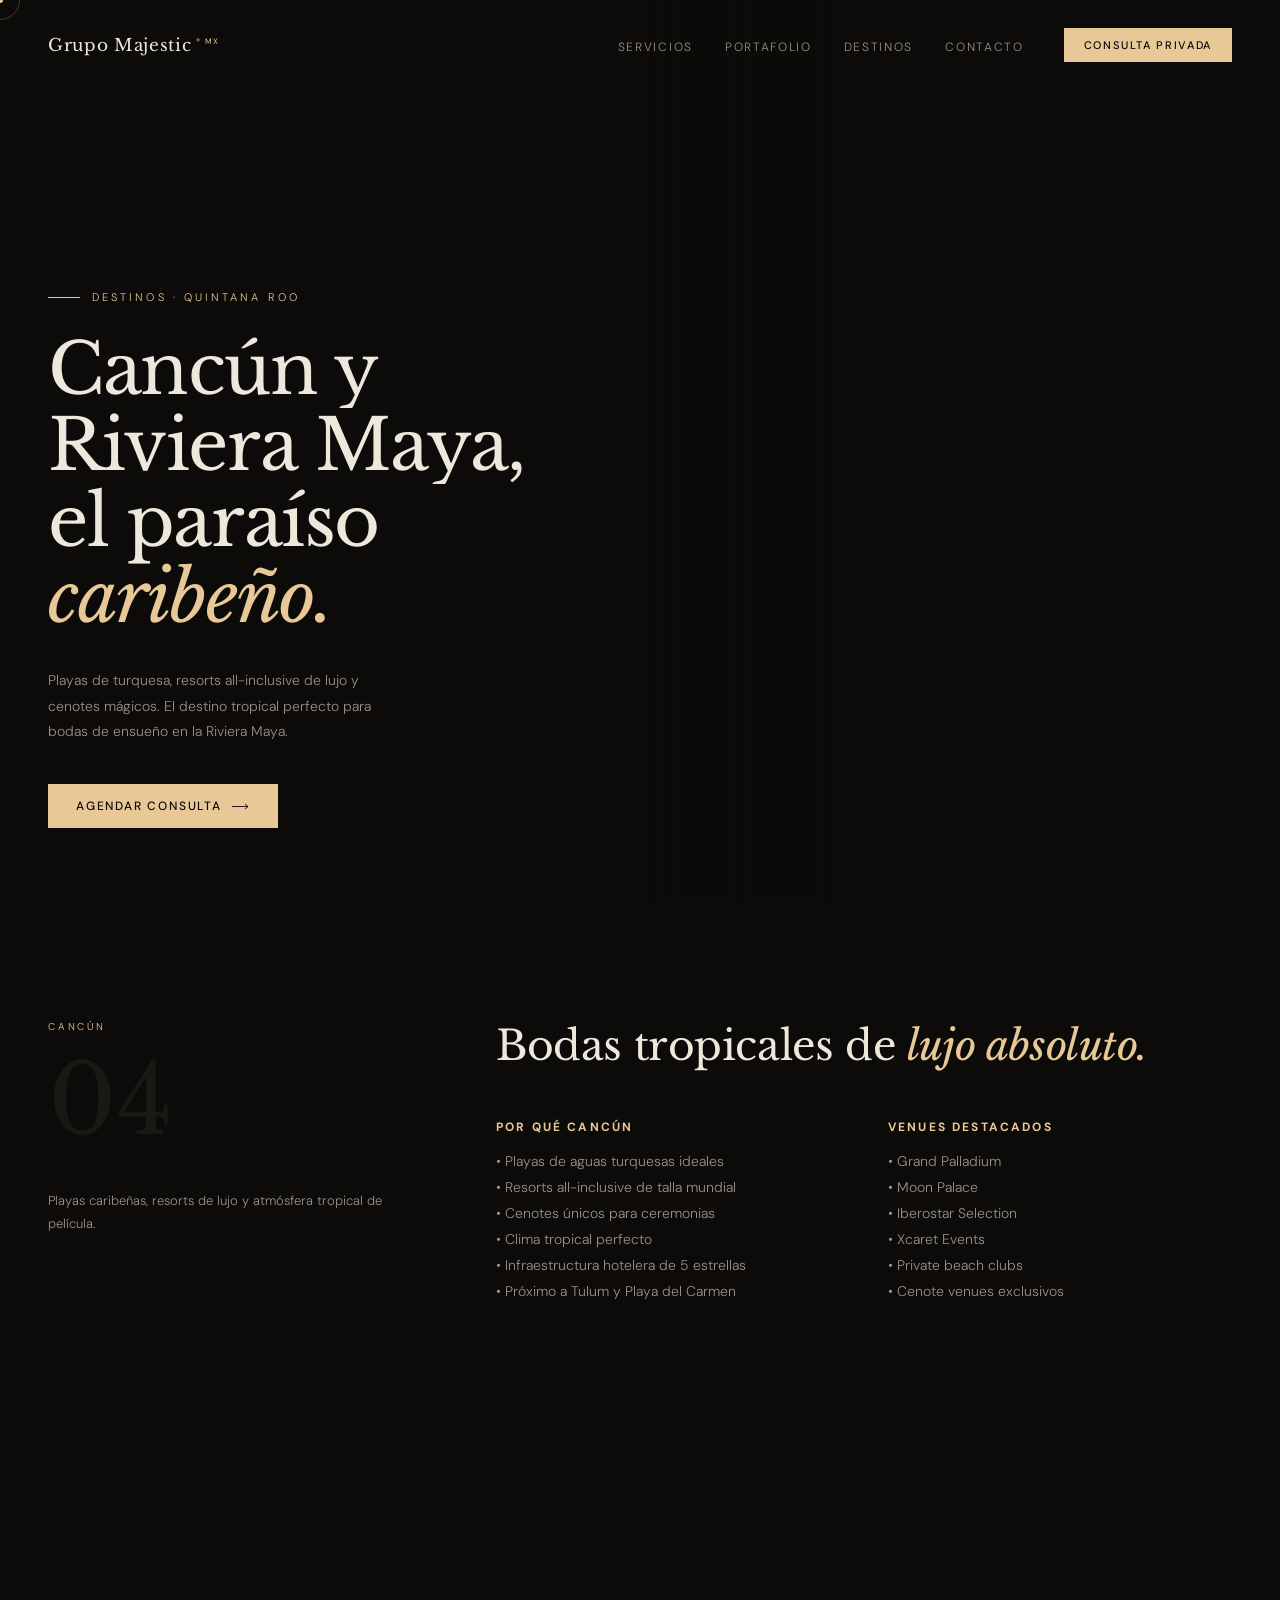
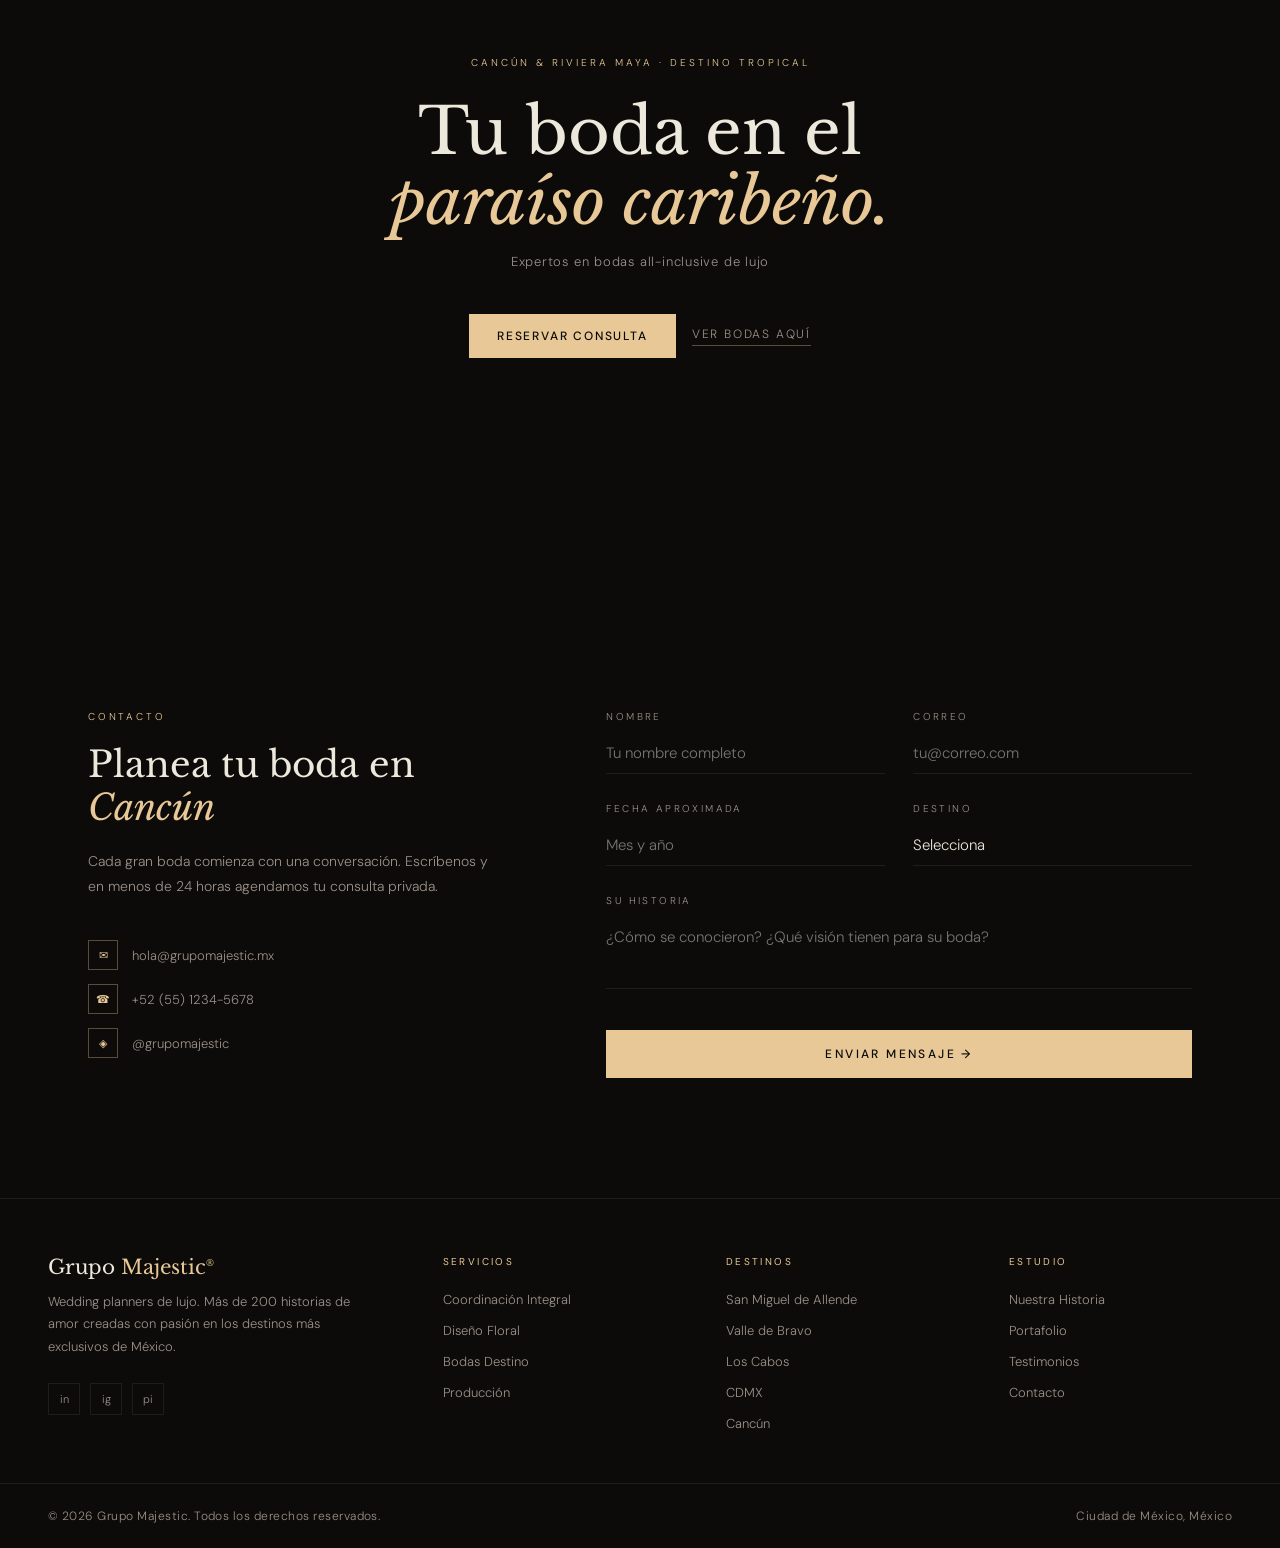
<file: destinos/cancun.html>
<!DOCTYPE html>
<html lang="es">

<head>
  <meta charset="UTF-8">
  <meta name="viewport" content="width=device-width, initial-scale=1.0">
  <title>Cancún & Riviera Maya - Grupo Majestic</title>
  <link rel="preconnect" href="https://fonts.googleapis.com">
  <link
    href="https://fonts.googleapis.com/css2?family=Libre+Baskerville:ital,wght@0,400;0,700;1,400&family=DM+Sans:wght@200;300;400;500&display=swap"
    rel="stylesheet">
  <link rel="stylesheet" href="../style.css">
</head>

<body>
  <div id="loader">
    <div class="loader-name">Grupo Majestic<sup>®</sup></div>
    <div class="loader-progress">
      <div class="loader-bar"></div>
    </div>
    <div class="loader-num" id="lnum">0%</div>
  </div>

  <div class="c" id="c"></div>
  <div class="c-ring" id="cr"></div>
  <canvas id="pc"></canvas>

  <!-- NAV -->
  <nav id="nav">
    <a href="../" class="nav-logo">Grupo Majestic<sup>® MX</sup></a>
    <div class="nav-r">
      <ul class="nav-links">
        <li><a href="../#services">Servicios</a></li>
        <li><a href="../#gallery">Portafolio</a></li>
        <li><a href="../#destinations">Destinos</a></li>
        <li><a href="../#contact">Contacto</a></li>
      </ul>
      <a href="../#contact" class="nav-btn">Consulta privada</a>
    </div>
  </nav>

  <!-- HERO -->
  <section id="hero">
    <div class="hero-l">
      <div class="hero-eyebrow">Destinos · Quintana Roo</div>
      <h1 class="hero-h">
        <span class="line">Cancún y</span>
        <span class="line">Riviera Maya,</span>
        <span class="line">el paraíso <em>caribeño.</em></span>
      </h1>
      <p class="hero-desc">Playas de turquesa, resorts all-inclusive de lujo y cenotes mágicos. El destino
        tropical perfecto para bodas de ensueño en la Riviera Maya.</p>
      <div class="hero-actions">
        <a href="../#contact" class="btn-gold">
          Agendar consulta
          <svg width="18" height="7" viewBox="0 0 18 7" fill="none">
            <path d="M0 3.5H16M13 1l3 2.5-3 2.5" stroke="currentColor" stroke-width=".9" />
          </svg>
        </a>
      </div>
    </div>
    <div class="hero-r">
      <div class="hero-img"
        style="background: url('https://images.unsplash.com/photo-1469854523086-cc02fe5d8800?w=1200&q=85') center/cover no-repeat;"
        id="hi"></div>
      <div class="hero-img-overlay"></div>
    </div>
  </section>

  <!-- DESTINO DETAIL -->
  <section id="about">
    <div class="about-sidebar">
      <div class="sidebar-label">Cancún</div>
      <div class="sidebar-index">04</div>
      <p class="sidebar-desc">Playas caribeñas, resorts de lujo y atmósfera tropical de película.</p>
    </div>
    <div class="about-main">
      <h2 class="about-statement">
        Bodas tropicales de <em>lujo absoluto.</em>
      </h2>
      <div class="about-cols">
        <div>
          <h3 class="about-col-title">POR QUÉ CANCÚN</h3>
          <p class="about-col-text">
            • Playas de aguas turquesas ideales<br>
            • Resorts all-inclusive de talla mundial<br>
            • Cenotes únicos para ceremonias<br>
            • Clima tropical perfecto<br>
            • Infraestructura hotelera de 5 estrellas<br>
            • Próximo a Tulum y Playa del Carmen
          </p>
        </div>
        <div>
          <h3 class="about-col-title">VENUES DESTACADOS</h3>
          <p class="about-col-text">
            • Grand Palladium<br>
            • Moon Palace<br>
            • Iberostar Selection<br>
            • Xcaret Events<br>
            • Private beach clubs<br>
            • Cenote venues exclusivos
          </p>
        </div>
      </div>
    </div>
  </section>

  <!-- CTA -->
  <section id="cta">
    <div class="cta-bg"></div>
    <div class="cta-content">
      <div class="cta-tag r">Cancún & Riviera Maya · Destino Tropical</div>
      <h2 class="cta-title r d1">Tu boda en el<br><em>paraíso caribeño.</em></h2>
      <p class="cta-sub r d2">Expertos en bodas all-inclusive de lujo</p>
      <div class="r d3" style="display:flex;gap:16px;justify-content:center;flex-wrap:wrap">
        <a href="../#contact" class="btn-gold">Reservar consulta</a>
        <a href="../#gallery" class="btn-ghost" style="color:var(--muted);align-self:center">Ver bodas aquí</a>
      </div>
    </div>
  </section>

  <!-- CONTACT -->
  <section id="contact">
    <div>
      <div class="sidebar-label r">Contacto</div>
      <h2 class="contact-left-title r d1">Planea tu boda en<br><em>Cancún</em></h2>
      <p class="contact-left-desc r d2">Cada gran boda comienza con una conversación. Escríbenos y en menos de 24 horas
        agendamos tu consulta privada.</p>
      <div class="contact-detail r d2">
        <div class="contact-icon">✉</div>
        <span>hola@grupomajestic.mx</span>
      </div>
      <div class="contact-detail r d3">
        <div class="contact-icon">☎</div>
        <span>+52 (55) 1234-5678</span>
      </div>
      <div class="contact-detail r d4">
        <div class="contact-icon">◈</div>
        <span>@grupomajestic</span>
      </div>
    </div>
    <div>
      <div class="form-row">
        <div class="form-field r">
          <label>Nombre</label>
          <input type="text" placeholder="Tu nombre completo">
        </div>
        <div class="form-field r d1">
          <label>Correo</label>
          <input type="email" placeholder="tu@correo.com">
        </div>
      </div>
      <div class="form-row">
        <div class="form-field r d1">
          <label>Fecha aproximada</label>
          <input type="text" placeholder="Mes y año">
        </div>
        <div class="form-field r d2">
          <label>Destino</label>
          <select>
            <option value="">Selecciona</option>
            <option>San Miguel de Allende</option>
            <option>Valle de Bravo</option>
            <option>Los Cabos</option>
            <option>Ciudad de México</option>
            <option>Cancún / Riviera Maya</option>
            <option>Acapulco</option>
            <option>Otro destino</option>
          </select>
        </div>
      </div>
      <div class="form-field r d2">
        <label>Su historia</label>
        <textarea placeholder="¿Cómo se conocieron? ¿Qué visión tienen para su boda?"></textarea>
      </div>
      <button class="form-submit r d3" id="fsub">Enviar mensaje →</button>
    </div>
  </section>

  <!-- FOOTER -->
  <footer>
    <div>
      <div class="f-brand-name">Grupo <span>Majestic</span><sup
          style="font-size:9px;color:var(--gold);letter-spacing:.15em">®</sup></div>
      <p class="f-tagline">Wedding planners de lujo. Más de 200 historias de amor creadas con pasión en los destinos más
        exclusivos de México.</p>
      <div class="f-social">
        <a href="#">in</a>
        <a href="#">ig</a>
        <a href="#">pi</a>
      </div>
    </div>
    <div class="f-col">
      <h5>Servicios</h5>
      <ul>
        <li><a href="../servicios/coordinacion.html">Coordinación Integral</a></li>
        <li><a href="../servicios/diseno-floral.html">Diseño Floral</a></li>
        <li><a href="../servicios/bodas-destino.html">Bodas Destino</a></li>
        <li><a href="../servicios/produccion.html">Producción</a></li>
      </ul>
    </div>
    <div class="f-col">
      <h5>Destinos</h5>
      <ul>
        <li><a href="san-miguel.html">San Miguel de Allende</a></li>
        <li><a href="valle-de-bravo.html">Valle de Bravo</a></li>
        <li><a href="los-cabos.html">Los Cabos</a></li>
        <li><a href="cdmx.html">CDMX</a></li>
        <li><a href="cancun.html">Cancún</a></li>
      </ul>
    </div>
    <div class="f-col">
      <h5>Estudio</h5>
      <ul>
        <li><a href="../estudio/historia.html">Nuestra Historia</a></li>
        <li><a href="../estudio/portafolio.html">Portafolio</a></li>
        <li><a href="../estudio/testimonios.html">Testimonios</a></li>
        <li><a href="../#contact">Contacto</a></li>
      </ul>
    </div>
  </footer>
  <div class="f-bottom">
    <p>© 2026 Grupo Majestic. Todos los derechos reservados.</p>
    <p>Ciudad de México, México</p>
  </div>

  <script src="../script.js"></script>
</body>

</html>
</file>
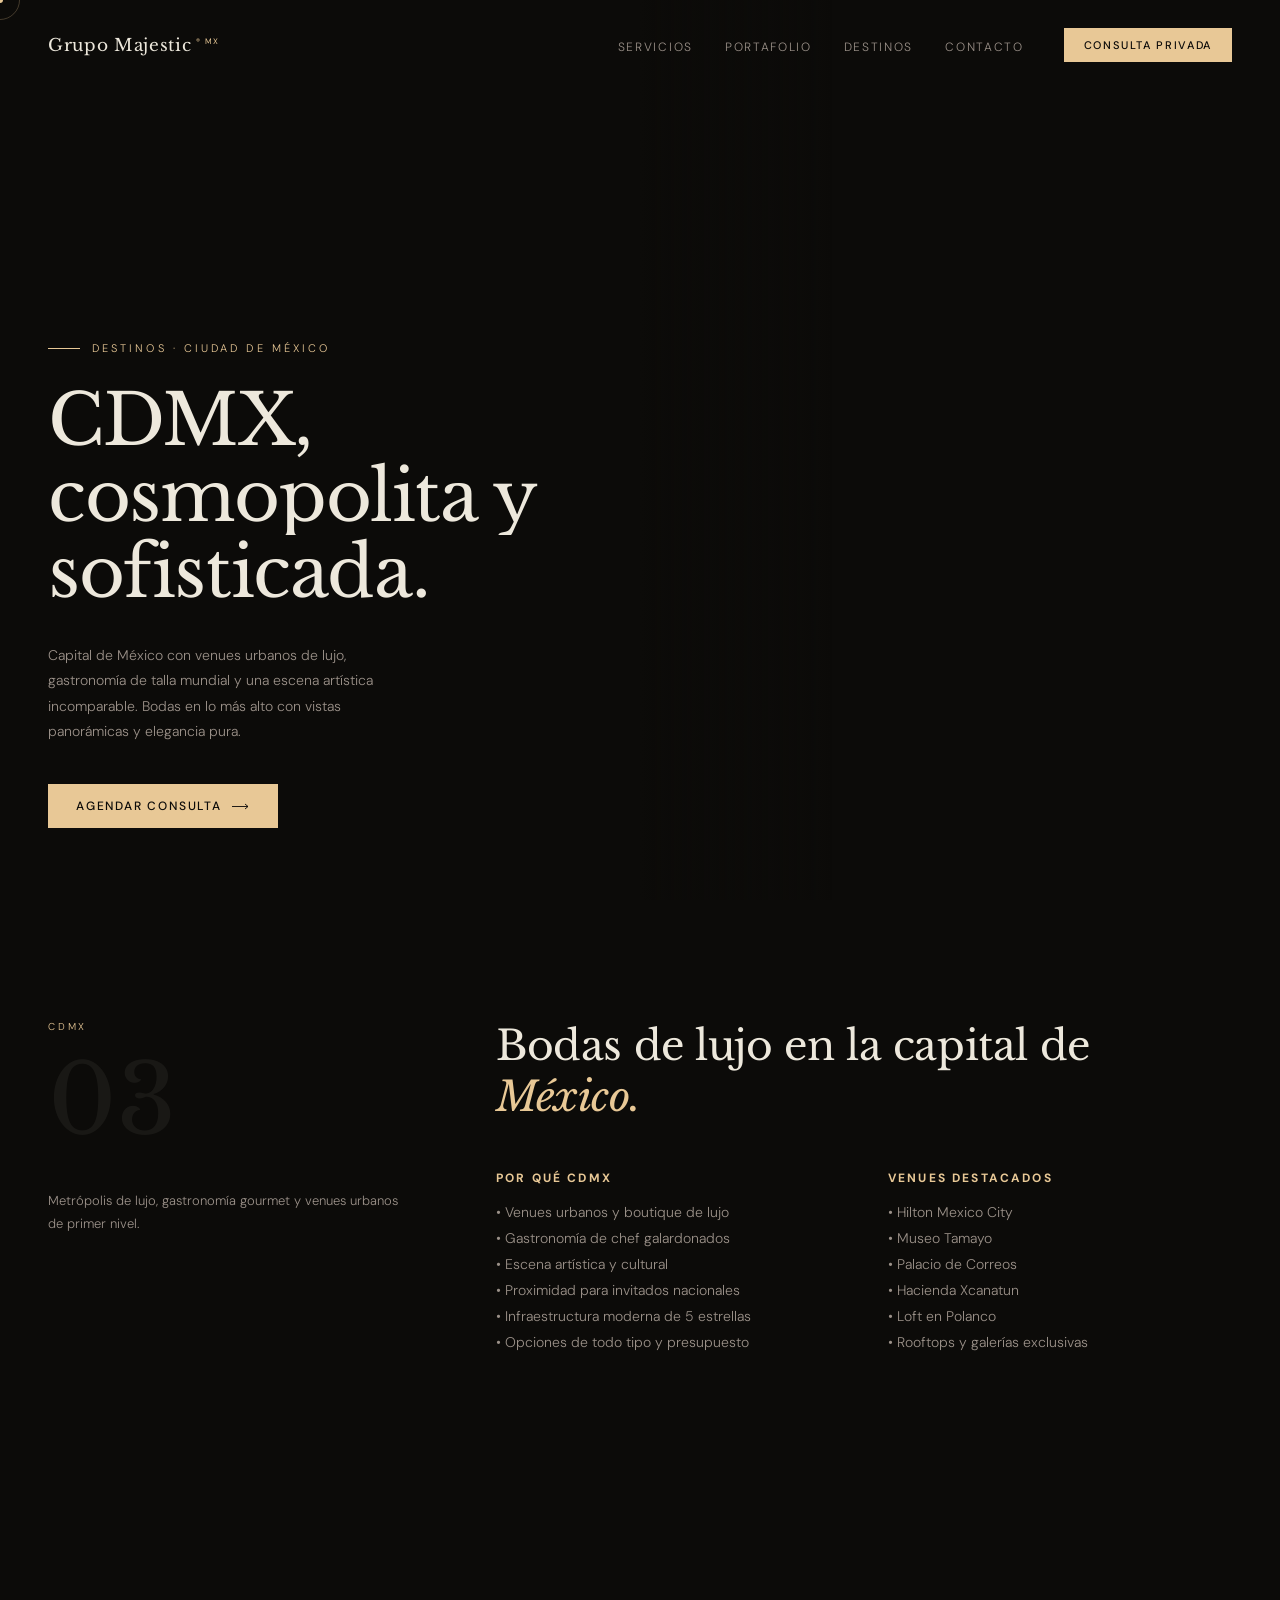
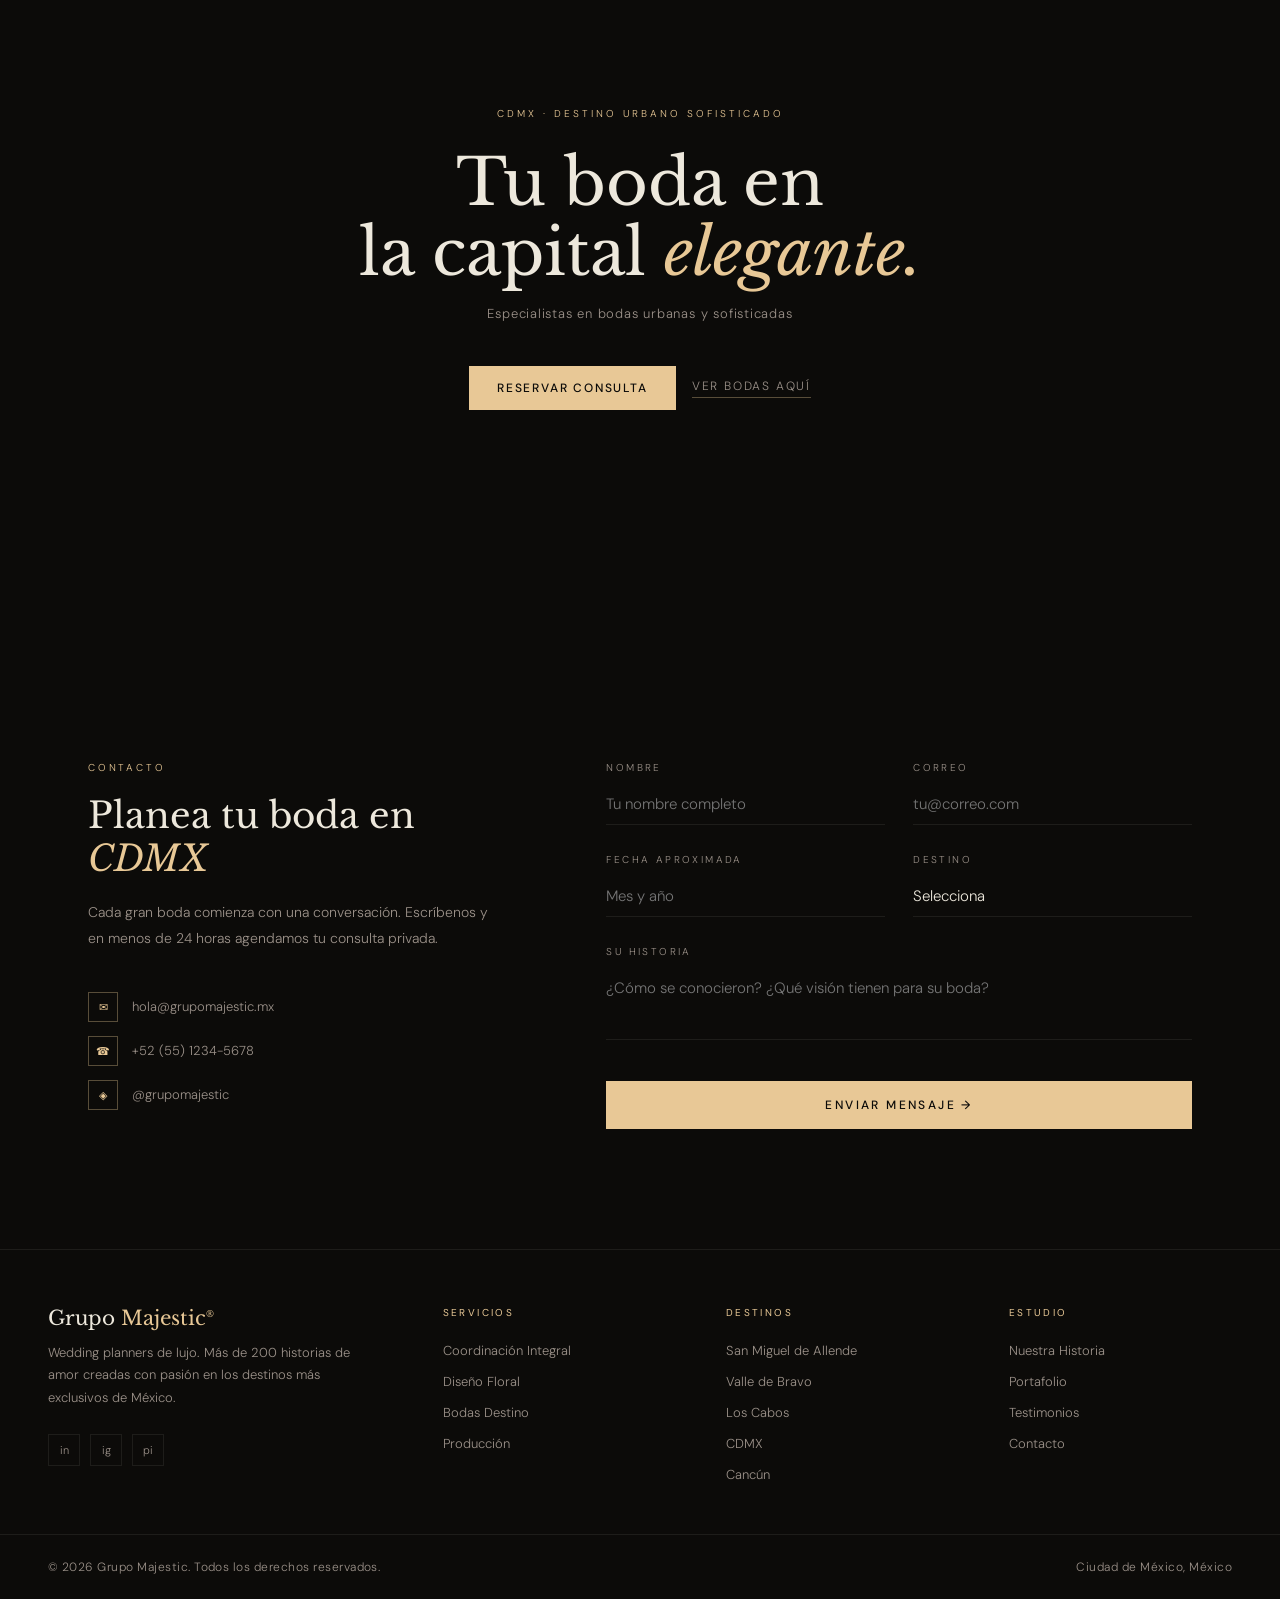
<file: destinos/cdmx.html>
<!DOCTYPE html>
<html lang="es">

<head>
  <meta charset="UTF-8">
  <meta name="viewport" content="width=device-width, initial-scale=1.0">
  <title>Ciudad de México - Grupo Majestic</title>
  <link rel="preconnect" href="https://fonts.googleapis.com">
  <link
    href="https://fonts.googleapis.com/css2?family=Libre+Baskerville:ital,wght@0,400;0,700;1,400&family=DM+Sans:wght@200;300;400;500&display=swap"
    rel="stylesheet">
  <link rel="stylesheet" href="../style.css">
</head>

<body>
  <div id="loader">
    <div class="loader-name">Grupo Majestic<sup>®</sup></div>
    <div class="loader-progress">
      <div class="loader-bar"></div>
    </div>
    <div class="loader-num" id="lnum">0%</div>
  </div>

  <div class="c" id="c"></div>
  <div class="c-ring" id="cr"></div>
  <canvas id="pc"></canvas>

  <!-- NAV -->
  <nav id="nav">
    <a href="../" class="nav-logo">Grupo Majestic<sup>® MX</sup></a>
    <div class="nav-r">
      <ul class="nav-links">
        <li><a href="../#services">Servicios</a></li>
        <li><a href="../#gallery">Portafolio</a></li>
        <li><a href="../#destinations">Destinos</a></li>
        <li><a href="../#contact">Contacto</a></li>
      </ul>
      <a href="../#contact" class="nav-btn">Consulta privada</a>
    </div>
  </nav>

  <!-- HERO -->
  <section id="hero">
    <div class="hero-l">
      <div class="hero-eyebrow">Destinos · Ciudad de México</div>
      <h1 class="hero-h">
        <span class="line">CDMX,</span>
        <span class="line">cosmopolita y</span>
        <span class="line">
          <em">sofisticada.</em>
        </span>
      </h1>
      <p class="hero-desc">Capital de México con venues urbanos de lujo, gastronomía de talla mundial y una escena
        artística incomparable. Bodas en lo más alto con vistas panorámicas y elegancia pura.</p>
      <div class="hero-actions">
        <a href="../#contact" class="btn-gold">
          Agendar consulta
          <svg width="18" height="7" viewBox="0 0 18 7" fill="none">
            <path d="M0 3.5H16M13 1l3 2.5-3 2.5" stroke="currentColor" stroke-width=".9" />
          </svg>
        </a>
      </div>
    </div>
    <div class="hero-r">
      <div class="hero-img"
        style="background: url('https://images.unsplash.com/photo-1583910694697-75cdddbf2b0b?w=1200&q=85') center/cover no-repeat;"
        id="hi"></div>
      <div class="hero-img-overlay"></div>
    </div>
  </section>

  <!-- DESTINO DETAIL -->
  <section id="about">
    <div class="about-sidebar">
      <div class="sidebar-label">CDMX</div>
      <div class="sidebar-index">03</div>
      <p class="sidebar-desc">Metrópolis de lujo, gastronomía gourmet y venues urbanos de primer nivel.</p>
    </div>
    <div class="about-main">
      <h2 class="about-statement">
        Bodas de lujo en la capital de <em>México.</em>
      </h2>
      <div class="about-cols">
        <div>
          <h3 class="about-col-title">POR QUÉ CDMX</h3>
          <p class="about-col-text">
            • Venues urbanos y boutique de lujo<br>
            • Gastronomía de chef galardonados<br>
            • Escena artística y cultural<br>
            • Proximidad para invitados nacionales<br>
            • Infraestructura moderna de 5 estrellas<br>
            • Opciones de todo tipo y presupuesto
          </p>
        </div>
        <div>
          <h3 class="about-col-title">VENUES DESTACADOS</h3>
          <p class="about-col-text">
            • Hilton Mexico City<br>
            • Museo Tamayo<br>
            • Palacio de Correos<br>
            • Hacienda Xcanatun<br>
            • Loft en Polanco<br>
            • Rooftops y galerías exclusivas
          </p>
        </div>
      </div>
    </div>
  </section>

  <!-- CTA -->
  <section id="cta">
    <div class="cta-bg"></div>
    <div class="cta-content">
      <div class="cta-tag r">CDMX · Destino Urbano Sofisticado</div>
      <h2 class="cta-title r d1">Tu boda en<br>la capital <em>elegante.</em></h2>
      <p class="cta-sub r d2">Especialistas en bodas urbanas y sofisticadas</p>
      <div class="r d3" style="display:flex;gap:16px;justify-content:center;flex-wrap:wrap">
        <a href="../#contact" class="btn-gold">Reservar consulta</a>
        <a href="../#gallery" class="btn-ghost" style="color:var(--muted);align-self:center">Ver bodas aquí</a>
      </div>
    </div>
  </section>

  <!-- CONTACT -->
  <section id="contact">
    <div>
      <div class="sidebar-label r">Contacto</div>
      <h2 class="contact-left-title r d1">Planea tu boda en<br><em>CDMX</em></h2>
      <p class="contact-left-desc r d2">Cada gran boda comienza con una conversación. Escríbenos y en menos de 24 horas
        agendamos tu consulta privada.</p>
      <div class="contact-detail r d2">
        <div class="contact-icon">✉</div>
        <span>hola@grupomajestic.mx</span>
      </div>
      <div class="contact-detail r d3">
        <div class="contact-icon">☎</div>
        <span>+52 (55) 1234-5678</span>
      </div>
      <div class="contact-detail r d4">
        <div class="contact-icon">◈</div>
        <span>@grupomajestic</span>
      </div>
    </div>
    <div>
      <div class="form-row">
        <div class="form-field r">
          <label>Nombre</label>
          <input type="text" placeholder="Tu nombre completo">
        </div>
        <div class="form-field r d1">
          <label>Correo</label>
          <input type="email" placeholder="tu@correo.com">
        </div>
      </div>
      <div class="form-row">
        <div class="form-field r d1">
          <label>Fecha aproximada</label>
          <input type="text" placeholder="Mes y año">
        </div>
        <div class="form-field r d2">
          <label>Destino</label>
          <select>
            <option value="">Selecciona</option>
            <option>San Miguel de Allende</option>
            <option>Valle de Bravo</option>
            <option>Los Cabos</option>
            <option>Ciudad de México</option>
            <option>Cancún / Riviera Maya</option>
            <option>Acapulco</option>
            <option>Otro destino</option>
          </select>
        </div>
      </div>
      <div class="form-field r d2">
        <label>Su historia</label>
        <textarea placeholder="¿Cómo se conocieron? ¿Qué visión tienen para su boda?"></textarea>
      </div>
      <button class="form-submit r d3" id="fsub">Enviar mensaje →</button>
    </div>
  </section>

  <!-- FOOTER -->
  <footer>
    <div>
      <div class="f-brand-name">Grupo <span>Majestic</span><sup
          style="font-size:9px;color:var(--gold);letter-spacing:.15em">®</sup></div>
      <p class="f-tagline">Wedding planners de lujo. Más de 200 historias de amor creadas con pasión en los destinos más
        exclusivos de México.</p>
      <div class="f-social">
        <a href="#">in</a>
        <a href="#">ig</a>
        <a href="#">pi</a>
      </div>
    </div>
    <div class="f-col">
      <h5>Servicios</h5>
      <ul>
        <li><a href="../servicios/coordinacion.html">Coordinación Integral</a></li>
        <li><a href="../servicios/diseno-floral.html">Diseño Floral</a></li>
        <li><a href="../servicios/bodas-destino.html">Bodas Destino</a></li>
        <li><a href="../servicios/produccion.html">Producción</a></li>
      </ul>
    </div>
    <div class="f-col">
      <h5>Destinos</h5>
      <ul>
        <li><a href="san-miguel.html">San Miguel de Allende</a></li>
        <li><a href="valle-de-bravo.html">Valle de Bravo</a></li>
        <li><a href="los-cabos.html">Los Cabos</a></li>
        <li><a href="cdmx.html">CDMX</a></li>
        <li><a href="cancun.html">Cancún</a></li>
      </ul>
    </div>
    <div class="f-col">
      <h5>Estudio</h5>
      <ul>
        <li><a href="../estudio/historia.html">Nuestra Historia</a></li>
        <li><a href="../estudio/portafolio.html">Portafolio</a></li>
        <li><a href="../estudio/testimonios.html">Testimonios</a></li>
        <li><a href="../#contact">Contacto</a></li>
      </ul>
    </div>
  </footer>
  <div class="f-bottom">
    <p>© 2026 Grupo Majestic. Todos los derechos reservados.</p>
    <p>Ciudad de México, México</p>
  </div>

  <script src="../script.js"></script>
</body>

</html>
</file>
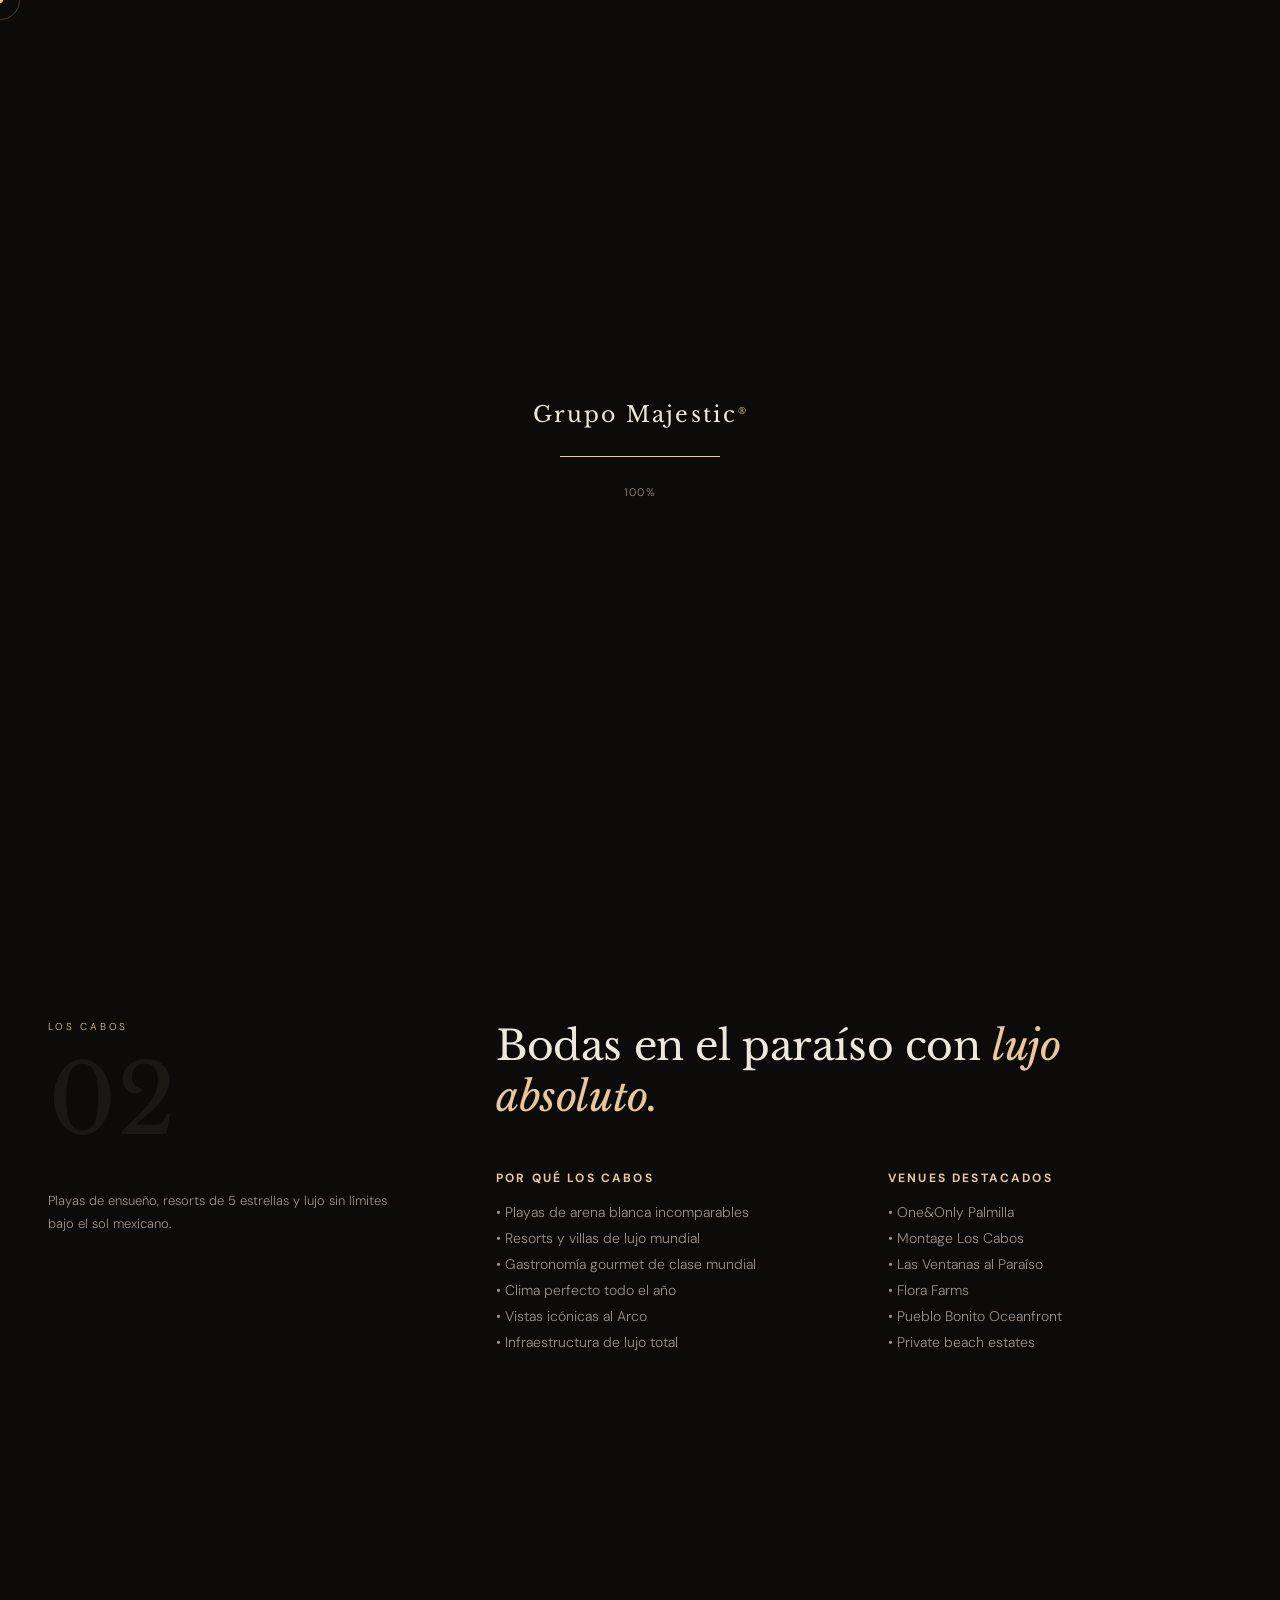
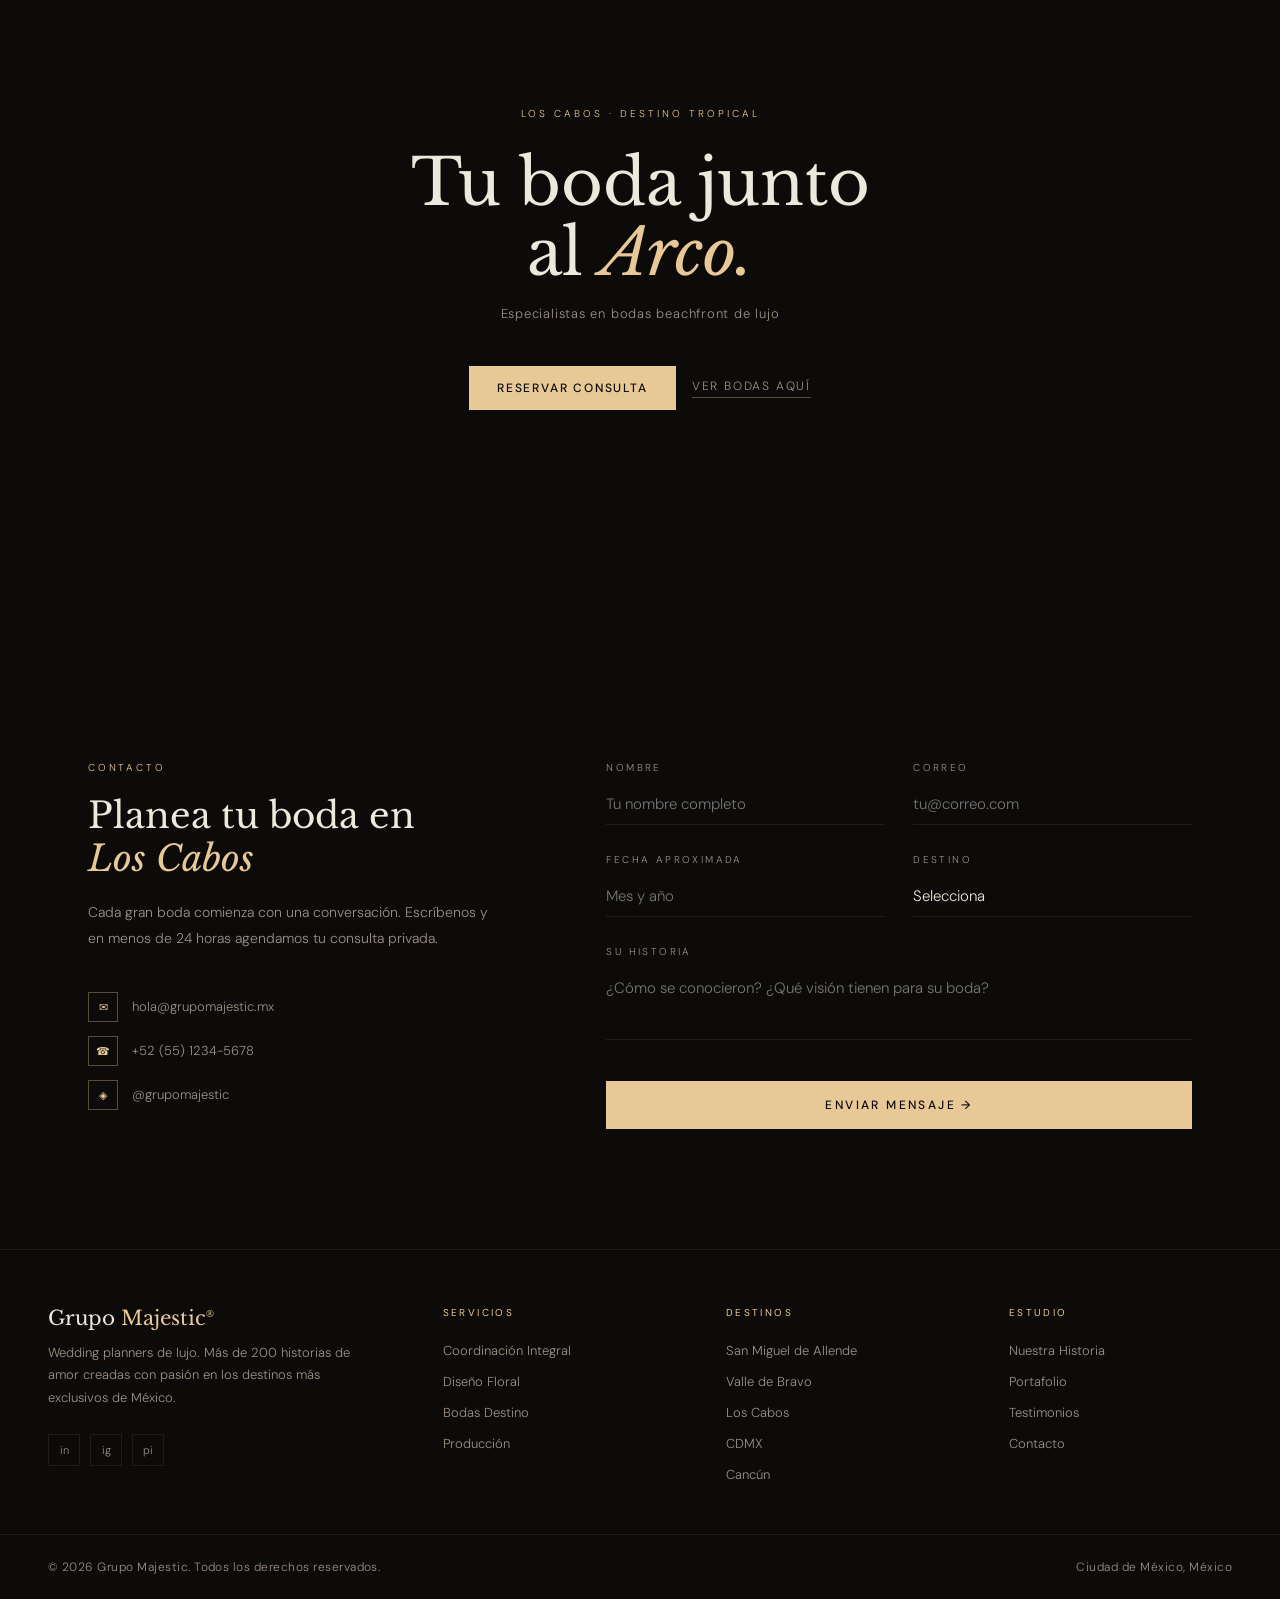
<file: destinos/los-cabos.html>
<!DOCTYPE html>
<html lang="es">

<head>
  <meta charset="UTF-8">
  <meta name="viewport" content="width=device-width, initial-scale=1.0">
  <title>Los Cabos - Grupo Majestic</title>
  <link rel="preconnect" href="https://fonts.googleapis.com">
  <link
    href="https://fonts.googleapis.com/css2?family=Libre+Baskerville:ital,wght@0,400;0,700;1,400&family=DM+Sans:wght@200;300;400;500&display=swap"
    rel="stylesheet">
  <link rel="stylesheet" href="../style.css">
</head>

<body>
  <div id="loader">
    <div class="loader-name">Grupo Majestic<sup>®</sup></div>
    <div class="loader-progress">
      <div class="loader-bar"></div>
    </div>
    <div class="loader-num" id="lnum">0%</div>
  </div>

  <div class="c" id="c"></div>
  <div class="c-ring" id="cr"></div>
  <canvas id="pc"></canvas>

  <!-- NAV -->
  <nav id="nav">
    <a href="../" class="nav-logo">Grupo Majestic<sup>® MX</sup></a>
    <div class="nav-r">
      <ul class="nav-links">
        <li><a href="../#services">Servicios</a></li>
        <li><a href="../#gallery">Portafolio</a></li>
        <li><a href="../#destinations">Destinos</a></li>
        <li><a href="../#contact">Contacto</a></li>
      </ul>
      <a href="../#contact" class="nav-btn">Consulta privada</a>
    </div>
  </nav>

  <!-- HERO -->
  <section id="hero">
    <div class="hero-l">
      <div class="hero-eyebrow">Destinos · Baja California Sur</div>
      <h1 class="hero-h">
        <span class="line">Los Cabos,</span>
        <span class="line">lujo y mar</span>
        <span class="line"><em>infinito.</em></span>
      </h1>
      <p class="hero-desc">El encuentro del desierto con el océano Pacífico. Resorts de lujo mundial, playas de
        ensueño y atmósfera tropical. Destino icónico para bodas de ensueño con vistas al Arco.</p>
      <div class="hero-actions">
        <a href="../#contact" class="btn-gold">
          Agendar consulta
          <svg width="18" height="7" viewBox="0 0 18 7" fill="none">
            <path d="M0 3.5H16M13 1l3 2.5-3 2.5" stroke="currentColor" stroke-width=".9" />
          </svg>
        </a>
      </div>
    </div>
    <div class="hero-r">
      <div class="hero-img"
        style="background: url('https://images.unsplash.com/photo-1519046904884-53103b34b206?w=1200&q=85') center/cover no-repeat;"
        id="hi"></div>
      <div class="hero-img-overlay"></div>
    </div>
  </section>

  <!-- DESTINO DETAIL -->
  <section id="about">
    <div class="about-sidebar">
      <div class="sidebar-label">Los Cabos</div>
      <div class="sidebar-index">02</div>
      <p class="sidebar-desc">Playas de ensueño, resorts de 5 estrellas y lujo sin límites bajo el sol mexicano.</p>
    </div>
    <div class="about-main">
      <h2 class="about-statement">
        Bodas en el paraíso con <em>lujo absoluto.</em>
      </h2>
      <div class="about-cols">
        <div>
          <h3 class="about-col-title">POR QUÉ LOS CABOS</h3>
          <p class="about-col-text">
            • Playas de arena blanca incomparables<br>
            • Resorts y villas de lujo mundial<br>
            • Gastronomía gourmet de clase mundial<br>
            • Clima perfecto todo el año<br>
            • Vistas icónicas al Arco<br>
            • Infraestructura de lujo total
          </p>
        </div>
        <div>
          <h3 class="about-col-title">VENUES DESTACADOS</h3>
          <p class="about-col-text">
            • One&Only Palmilla<br>
            • Montage Los Cabos<br>
            • Las Ventanas al Paraíso<br>
            • Flora Farms<br>
            • Pueblo Bonito Oceanfront<br>
            • Private beach estates
          </p>
        </div>
      </div>
    </div>
  </section>

  <!-- CTA -->
  <section id="cta">
    <div class="cta-bg"></div>
    <div class="cta-content">
      <div class="cta-tag r">Los Cabos · Destino Tropical</div>
      <h2 class="cta-title r d1">Tu boda junto<br>al <em>Arco.</em></h2>
      <p class="cta-sub r d2">Especialistas en bodas beachfront de lujo</p>
      <div class="r d3" style="display:flex;gap:16px;justify-content:center;flex-wrap:wrap">
        <a href="../#contact" class="btn-gold">Reservar consulta</a>
        <a href="../#gallery" class="btn-ghost" style="color:var(--muted);align-self:center">Ver bodas aquí</a>
      </div>
    </div>
  </section>

  <!-- CONTACT -->
  <section id="contact">
    <div>
      <div class="sidebar-label r">Contacto</div>
      <h2 class="contact-left-title r d1">Planea tu boda en<br><em>Los Cabos</em></h2>
      <p class="contact-left-desc r d2">Cada gran boda comienza con una conversación. Escríbenos y en menos de 24 horas
        agendamos tu consulta privada.</p>
      <div class="contact-detail r d2">
        <div class="contact-icon">✉</div>
        <span>hola@grupomajestic.mx</span>
      </div>
      <div class="contact-detail r d3">
        <div class="contact-icon">☎</div>
        <span>+52 (55) 1234-5678</span>
      </div>
      <div class="contact-detail r d4">
        <div class="contact-icon">◈</div>
        <span>@grupomajestic</span>
      </div>
    </div>
    <div>
      <div class="form-row">
        <div class="form-field r">
          <label>Nombre</label>
          <input type="text" placeholder="Tu nombre completo">
        </div>
        <div class="form-field r d1">
          <label>Correo</label>
          <input type="email" placeholder="tu@correo.com">
        </div>
      </div>
      <div class="form-row">
        <div class="form-field r d1">
          <label>Fecha aproximada</label>
          <input type="text" placeholder="Mes y año">
        </div>
        <div class="form-field r d2">
          <label>Destino</label>
          <select>
            <option value="">Selecciona</option>
            <option>San Miguel de Allende</option>
            <option>Valle de Bravo</option>
            <option>Los Cabos</option>
            <option>Ciudad de México</option>
            <option>Cancún / Riviera Maya</option>
            <option>Acapulco</option>
            <option>Otro destino</option>
          </select>
        </div>
      </div>
      <div class="form-field r d2">
        <label>Su historia</label>
        <textarea placeholder="¿Cómo se conocieron? ¿Qué visión tienen para su boda?"></textarea>
      </div>
      <button class="form-submit r d3" id="fsub">Enviar mensaje →</button>
    </div>
  </section>

  <!-- FOOTER -->
  <footer>
    <div>
      <div class="f-brand-name">Grupo <span>Majestic</span><sup
          style="font-size:9px;color:var(--gold);letter-spacing:.15em">®</sup></div>
      <p class="f-tagline">Wedding planners de lujo. Más de 200 historias de amor creadas con pasión en los destinos más
        exclusivos de México.</p>
      <div class="f-social">
        <a href="#">in</a>
        <a href="#">ig</a>
        <a href="#">pi</a>
      </div>
    </div>
    <div class="f-col">
      <h5>Servicios</h5>
      <ul>
        <li><a href="../servicios/coordinacion.html">Coordinación Integral</a></li>
        <li><a href="../servicios/diseno-floral.html">Diseño Floral</a></li>
        <li><a href="../servicios/bodas-destino.html">Bodas Destino</a></li>
        <li><a href="../servicios/produccion.html">Producción</a></li>
      </ul>
    </div>
    <div class="f-col">
      <h5>Destinos</h5>
      <ul>
        <li><a href="san-miguel.html">San Miguel de Allende</a></li>
        <li><a href="valle-de-bravo.html">Valle de Bravo</a></li>
        <li><a href="los-cabos.html">Los Cabos</a></li>
        <li><a href="cdmx.html">CDMX</a></li>
        <li><a href="cancun.html">Cancún</a></li>
      </ul>
    </div>
    <div class="f-col">
      <h5>Estudio</h5>
      <ul>
        <li><a href="../estudio/historia.html">Nuestra Historia</a></li>
        <li><a href="../estudio/portafolio.html">Portafolio</a></li>
        <li><a href="../estudio/testimonios.html">Testimonios</a></li>
        <li><a href="../#contact">Contacto</a></li>
      </ul>
    </div>
  </footer>
  <div class="f-bottom">
    <p>© 2026 Grupo Majestic. Todos los derechos reservados.</p>
    <p>Ciudad de México, México</p>
  </div>

  <script src="../script.js"></script>
</body>

</html>
</file>
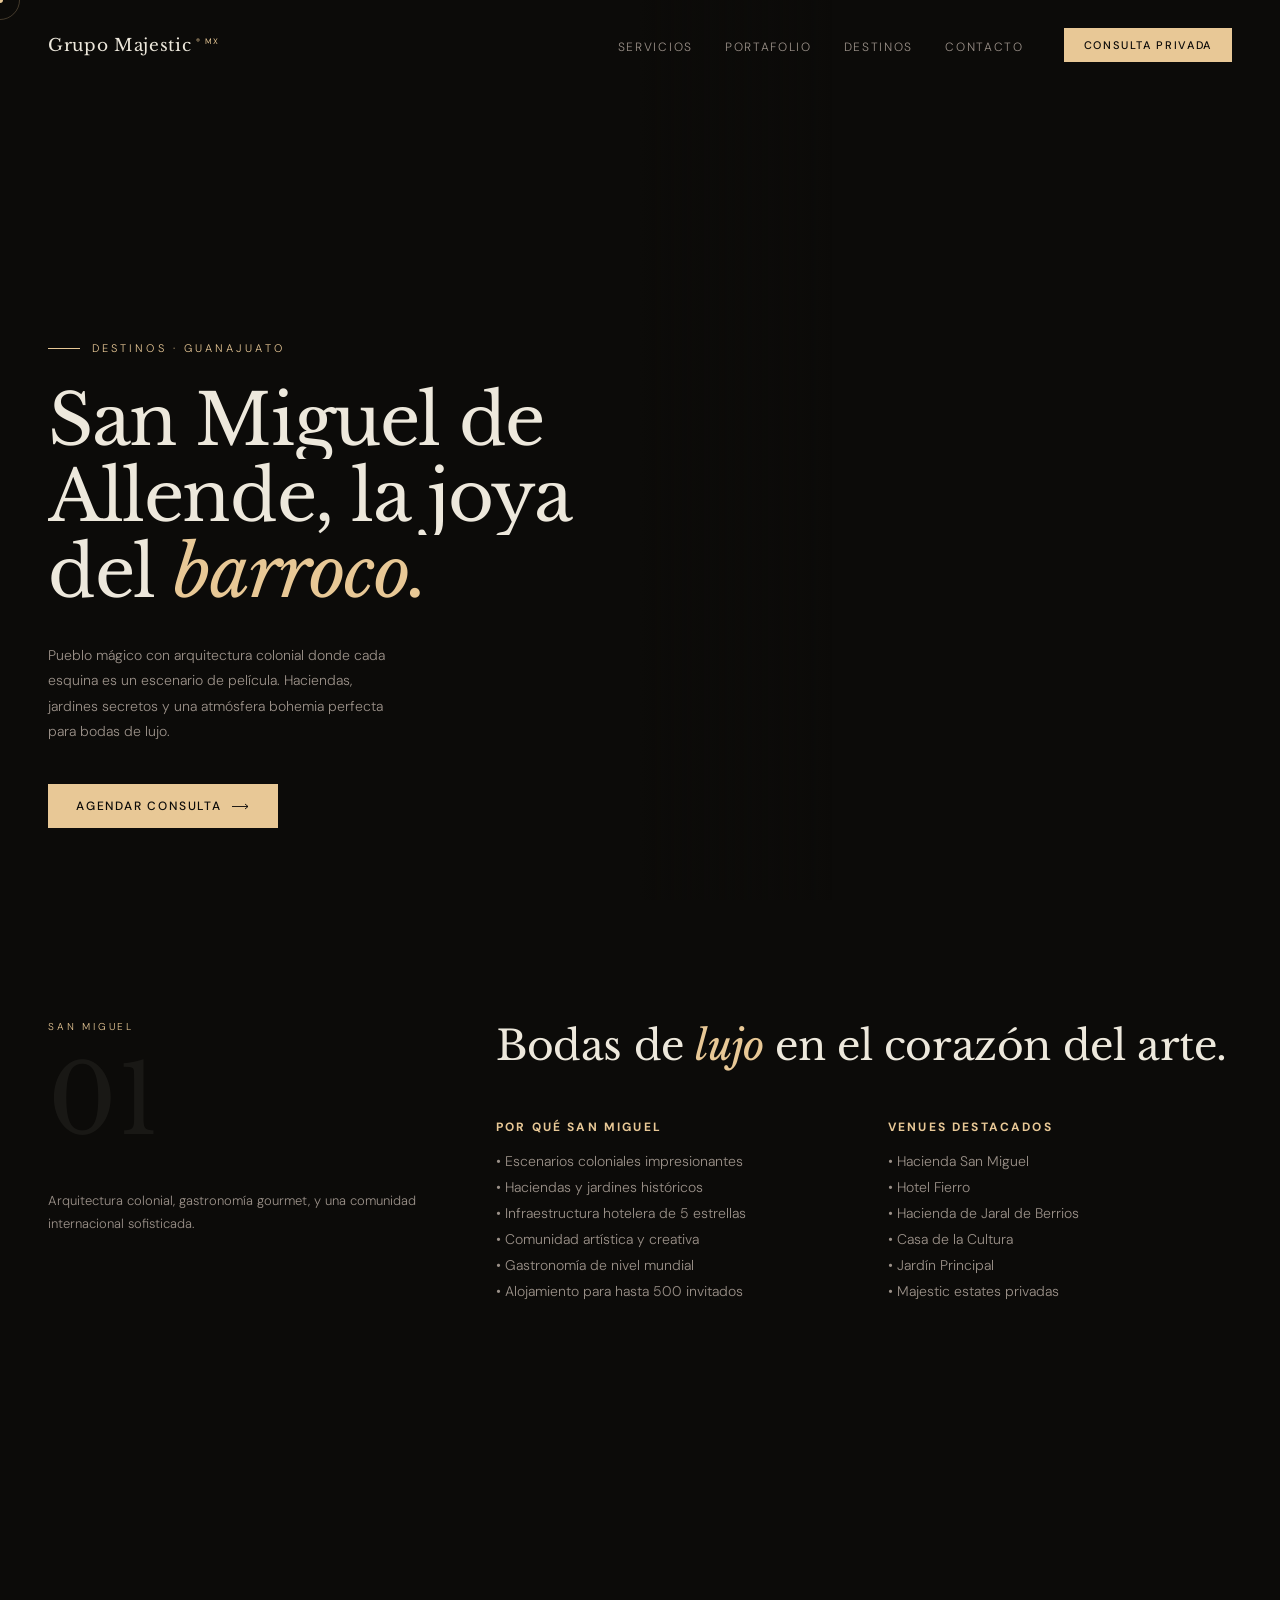
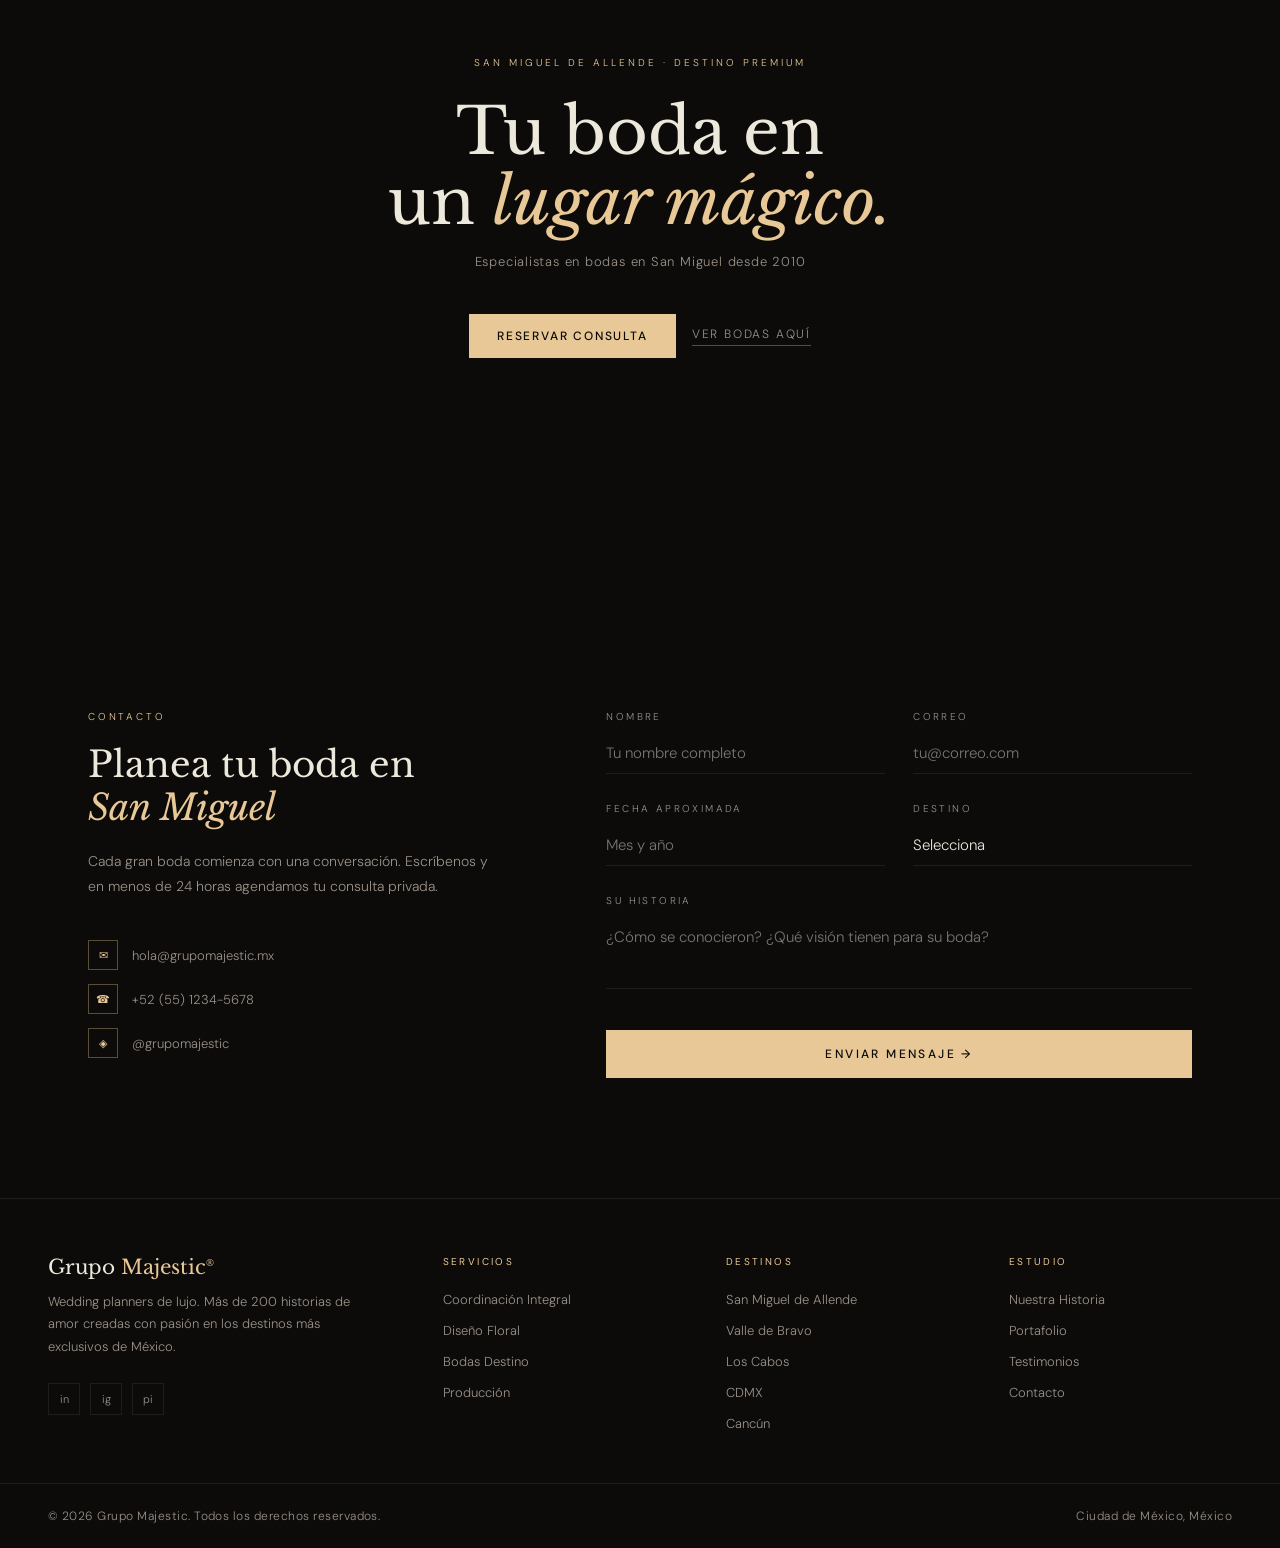
<file: destinos/san-miguel.html>
<!DOCTYPE html>
<html lang="es">

<head>
  <meta charset="UTF-8">
  <meta name="viewport" content="width=device-width, initial-scale=1.0">
  <title>San Miguel de Allende - Grupo Majestic</title>
  <link rel="preconnect" href="https://fonts.googleapis.com">
  <link
    href="https://fonts.googleapis.com/css2?family=Libre+Baskerville:ital,wght@0,400;0,700;1,400&family=DM+Sans:wght@200;300;400;500&display=swap"
    rel="stylesheet">
  <link rel="stylesheet" href="../style.css">
</head>

<body>
  <div id="loader">
    <div class="loader-name">Grupo Majestic<sup>®</sup></div>
    <div class="loader-progress">
      <div class="loader-bar"></div>
    </div>
    <div class="loader-num" id="lnum">0%</div>
  </div>

  <div class="c" id="c"></div>
  <div class="c-ring" id="cr"></div>
  <canvas id="pc"></canvas>

  <!-- NAV -->
  <nav id="nav">
    <a href="../" class="nav-logo">Grupo Majestic<sup>® MX</sup></a>
    <div class="nav-r">
      <ul class="nav-links">
        <li><a href="../#services">Servicios</a></li>
        <li><a href="../#gallery">Portafolio</a></li>
        <li><a href="../#destinations">Destinos</a></li>
        <li><a href="../#contact">Contacto</a></li>
      </ul>
      <a href="../#contact" class="nav-btn">Consulta privada</a>
    </div>
  </nav>

  <!-- HERO -->
  <section id="hero">
    <div class="hero-l">
      <div class="hero-eyebrow">Destinos · Guanajuato</div>
      <h1 class="hero-h">
        <span class="line">San Miguel de</span>
        <span class="line">Allende, la joya</span>
        <span class="line">del <em>barroco.</em></span>
      </h1>
      <p class="hero-desc">Pueblo mágico con arquitectura colonial donde cada esquina es un escenario de película.
        Haciendas, jardines secretos y una atmósfera bohemia perfecta para bodas de lujo.</p>
      <div class="hero-actions">
        <a href="../#contact" class="btn-gold">
          Agendar consulta
          <svg width="18" height="7" viewBox="0 0 18 7" fill="none">
            <path d="M0 3.5H16M13 1l3 2.5-3 2.5" stroke="currentColor" stroke-width=".9" />
          </svg>
        </a>
      </div>
    </div>
    <div class="hero-r">
      <div class="hero-img"
        style="background: url('https://images.unsplash.com/photo-1488747807830-63789f68bb65?w=1200&q=85') center/cover no-repeat;"
        id="hi"></div>
      <div class="hero-img-overlay"></div>
    </div>
  </section>

  <!-- DESTINO DETAIL -->
  <section id="about">
    <div class="about-sidebar">
      <div class="sidebar-label">San Miguel</div>
      <div class="sidebar-index">01</div>
      <p class="sidebar-desc">Arquitectura colonial, gastronomía gourmet, y una comunidad internacional sofisticada.</p>
    </div>
    <div class="about-main">
      <h2 class="about-statement">
        Bodas de <em>lujo</em> en el corazón del arte.
      </h2>
      <div class="about-cols">
        <div>
          <h3 class="about-col-title">POR QUÉ SAN MIGUEL</h3>
          <p class="about-col-text">
            • Escenarios coloniales impresionantes<br>
            • Haciendas y jardines históricos<br>
            • Infraestructura hotelera de 5 estrellas<br>
            • Comunidad artística y creativa<br>
            • Gastronomía de nivel mundial<br>
            • Alojamiento para hasta 500 invitados
          </p>
        </div>
        <div>
          <h3 class="about-col-title">VENUES DESTACADOS</h3>
          <p class="about-col-text">
            • Hacienda San Miguel<br>
            • Hotel Fierro<br>
            • Hacienda de Jaral de Berrios<br>
            • Casa de la Cultura<br>
            • Jardín Principal<br>
            • Majestic estates privadas
          </p>
        </div>
      </div>
    </div>
  </section>

  <!-- CTA -->
  <section id="cta">
    <div class="cta-bg"></div>
    <div class="cta-content">
      <div class="cta-tag r">San Miguel de Allende · Destino Premium</div>
      <h2 class="cta-title r d1">Tu boda en<br>un <em>lugar mágico.</em></h2>
      <p class="cta-sub r d2">Especialistas en bodas en San Miguel desde 2010</p>
      <div class="r d3" style="display:flex;gap:16px;justify-content:center;flex-wrap:wrap">
        <a href="../#contact" class="btn-gold">Reservar consulta</a>
        <a href="../#gallery" class="btn-ghost" style="color:var(--muted);align-self:center">Ver bodas aquí</a>
      </div>
    </div>
  </section>

  <!-- CONTACT -->
  <section id="contact">
    <div>
      <div class="sidebar-label r">Contacto</div>
      <h2 class="contact-left-title r d1">Planea tu boda en<br><em>San Miguel</em></h2>
      <p class="contact-left-desc r d2">Cada gran boda comienza con una conversación. Escríbenos y en menos de 24 horas
        agendamos tu consulta privada.</p>
      <div class="contact-detail r d2">
        <div class="contact-icon">✉</div>
        <span>hola@grupomajestic.mx</span>
      </div>
      <div class="contact-detail r d3">
        <div class="contact-icon">☎</div>
        <span>+52 (55) 1234-5678</span>
      </div>
      <div class="contact-detail r d4">
        <div class="contact-icon">◈</div>
        <span>@grupomajestic</span>
      </div>
    </div>
    <div>
      <div class="form-row">
        <div class="form-field r">
          <label>Nombre</label>
          <input type="text" placeholder="Tu nombre completo">
        </div>
        <div class="form-field r d1">
          <label>Correo</label>
          <input type="email" placeholder="tu@correo.com">
        </div>
      </div>
      <div class="form-row">
        <div class="form-field r d1">
          <label>Fecha aproximada</label>
          <input type="text" placeholder="Mes y año">
        </div>
        <div class="form-field r d2">
          <label>Destino</label>
          <select>
            <option value="">Selecciona</option>
            <option>San Miguel de Allende</option>
            <option>Valle de Bravo</option>
            <option>Los Cabos</option>
            <option>Ciudad de México</option>
            <option>Cancún / Riviera Maya</option>
            <option>Acapulco</option>
            <option>Otro destino</option>
          </select>
        </div>
      </div>
      <div class="form-field r d2">
        <label>Su historia</label>
        <textarea placeholder="¿Cómo se conocieron? ¿Qué visión tienen para su boda?"></textarea>
      </div>
      <button class="form-submit r d3" id="fsub">Enviar mensaje →</button>
    </div>
  </section>

  <!-- FOOTER -->
  <footer>
    <div>
      <div class="f-brand-name">Grupo <span>Majestic</span><sup
          style="font-size:9px;color:var(--gold);letter-spacing:.15em">®</sup></div>
      <p class="f-tagline">Wedding planners de lujo. Más de 200 historias de amor creadas con pasión en los destinos más
        exclusivos de México.</p>
      <div class="f-social">
        <a href="#">in</a>
        <a href="#">ig</a>
        <a href="#">pi</a>
      </div>
    </div>
    <div class="f-col">
      <h5>Servicios</h5>
      <ul>
        <li><a href="../servicios/coordinacion.html">Coordinación Integral</a></li>
        <li><a href="../servicios/diseno-floral.html">Diseño Floral</a></li>
        <li><a href="../servicios/bodas-destino.html">Bodas Destino</a></li>
        <li><a href="../servicios/produccion.html">Producción</a></li>
      </ul>
    </div>
    <div class="f-col">
      <h5>Destinos</h5>
      <ul>
        <li><a href="san-miguel.html">San Miguel de Allende</a></li>
        <li><a href="valle-de-bravo.html">Valle de Bravo</a></li>
        <li><a href="los-cabos.html">Los Cabos</a></li>
        <li><a href="cdmx.html">CDMX</a></li>
        <li><a href="cancun.html">Cancún</a></li>
      </ul>
    </div>
    <div class="f-col">
      <h5>Estudio</h5>
      <ul>
        <li><a href="../estudio/historia.html">Nuestra Historia</a></li>
        <li><a href="../estudio/portafolio.html">Portafolio</a></li>
        <li><a href="../estudio/testimonios.html">Testimonios</a></li>
        <li><a href="../#contact">Contacto</a></li>
      </ul>
    </div>
  </footer>
  <div class="f-bottom">
    <p>© 2026 Grupo Majestic. Todos los derechos reservados.</p>
    <p>Ciudad de México, México</p>
  </div>

  <script src="../script.js"></script>
</body>

</html>
</file>
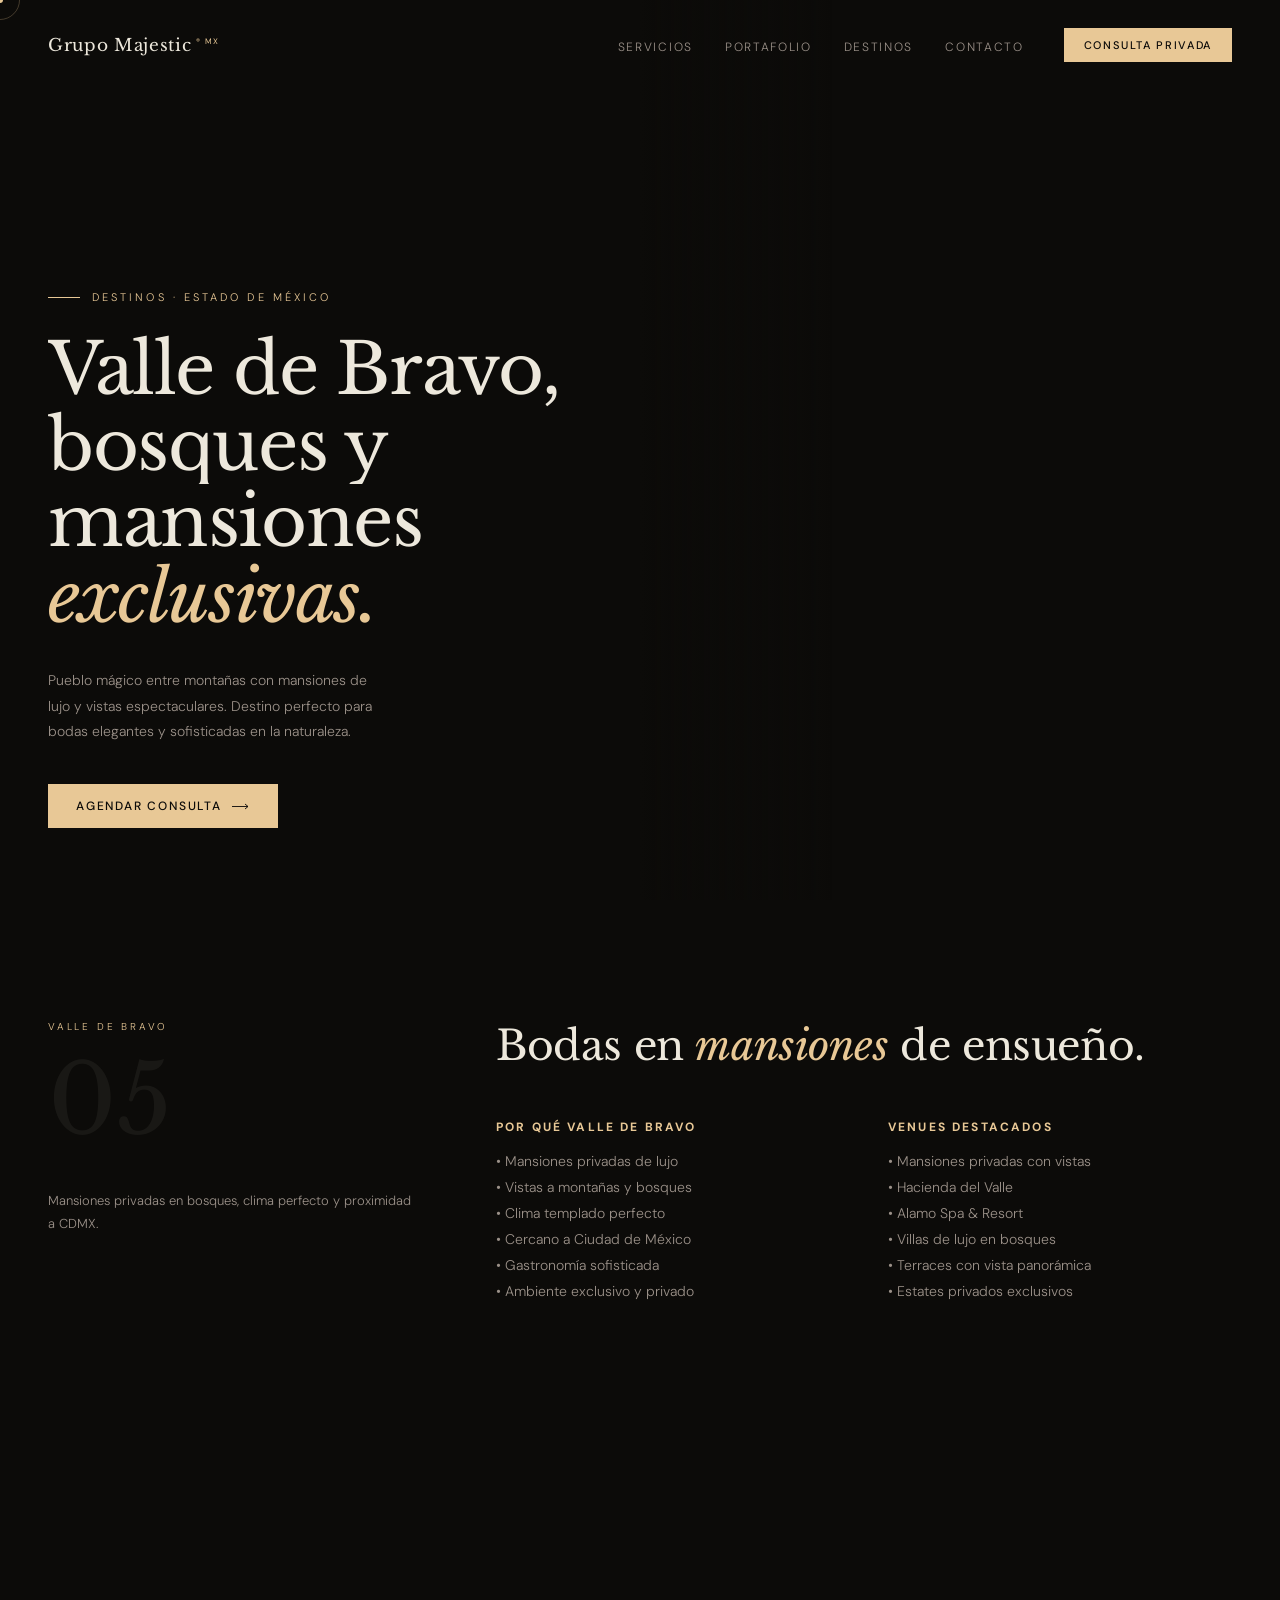
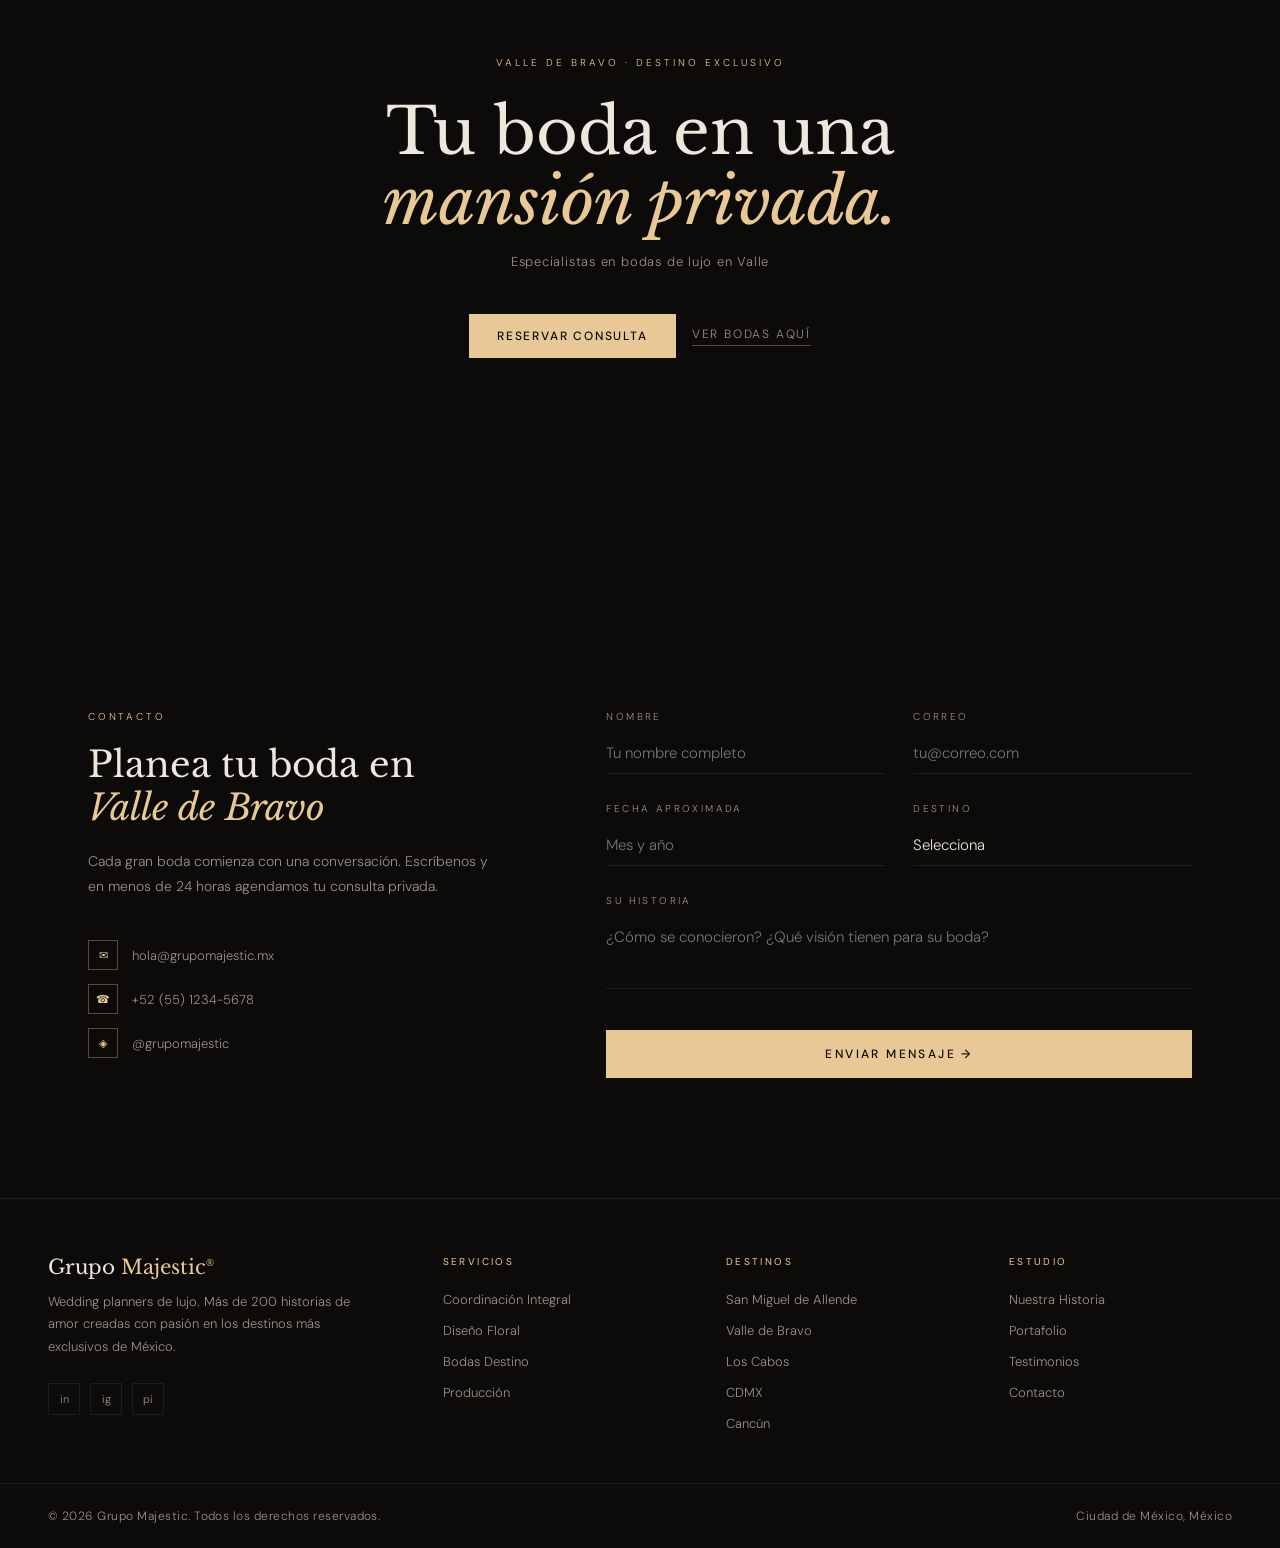
<file: destinos/valle-de-bravo.html>
<!DOCTYPE html>
<html lang="es">

<head>
  <meta charset="UTF-8">
  <meta name="viewport" content="width=device-width, initial-scale=1.0">
  <title>Valle de Bravo - Grupo Majestic</title>
  <link rel="preconnect" href="https://fonts.googleapis.com">
  <link
    href="https://fonts.googleapis.com/css2?family=Libre+Baskerville:ital,wght@0,400;0,700;1,400&family=DM+Sans:wght@200;300;400;500&display=swap"
    rel="stylesheet">
  <link rel="stylesheet" href="../style.css">
</head>

<body>
  <div id="loader">
    <div class="loader-name">Grupo Majestic<sup>®</sup></div>
    <div class="loader-progress">
      <div class="loader-bar"></div>
    </div>
    <div class="loader-num" id="lnum">0%</div>
  </div>

  <div class="c" id="c"></div>
  <div class="c-ring" id="cr"></div>
  <canvas id="pc"></canvas>

  <!-- NAV -->
  <nav id="nav">
    <a href="../" class="nav-logo">Grupo Majestic<sup>® MX</sup></a>
    <div class="nav-r">
      <ul class="nav-links">
        <li><a href="../#services">Servicios</a></li>
        <li><a href="../#gallery">Portafolio</a></li>
        <li><a href="../#destinations">Destinos</a></li>
        <li><a href="../#contact">Contacto</a></li>
      </ul>
      <a href="../#contact" class="nav-btn">Consulta privada</a>
    </div>
  </nav>

  <!-- HERO -->
  <section id="hero">
    <div class="hero-l">
      <div class="hero-eyebrow">Destinos · Estado de México</div>
      <h1 class="hero-h">
        <span class="line">Valle de Bravo,</span>
        <span class="line">bosques y</span>
        <span class="line">mansiones <em>exclusivas.</em></span>
      </h1>
      <p class="hero-desc">Pueblo mágico entre montañas con mansiones de lujo y vistas espectaculares. Destino
        perfecto para bodas elegantes y sofisticadas en la naturaleza.</p>
      <div class="hero-actions">
        <a href="../#contact" class="btn-gold">
          Agendar consulta
          <svg width="18" height="7" viewBox="0 0 18 7" fill="none">
            <path d="M0 3.5H16M13 1l3 2.5-3 2.5" stroke="currentColor" stroke-width=".9" />
          </svg>
        </a>
      </div>
    </div>
    <div class="hero-r">
      <div class="hero-img"
        style="background: url('https://images.unsplash.com/photo-1506905925346-21bda4d32df4?w=1200&q=85') center/cover no-repeat;"
        id="hi"></div>
      <div class="hero-img-overlay"></div>
    </div>
  </section>

  <!-- DESTINO DETAIL -->
  <section id="about">
    <div class="about-sidebar">
      <div class="sidebar-label">Valle de Bravo</div>
      <div class="sidebar-index">05</div>
      <p class="sidebar-desc">Mansiones privadas en bosques, clima perfecto y proximidad a CDMX.</p>
    </div>
    <div class="about-main">
      <h2 class="about-statement">
        Bodas en <em>mansiones</em> de ensueño.
      </h2>
      <div class="about-cols">
        <div>
          <h3 class="about-col-title">POR QUÉ VALLE DE BRAVO</h3>
          <p class="about-col-text">
            • Mansiones privadas de lujo<br>
            • Vistas a montañas y bosques<br>
            • Clima templado perfecto<br>
            • Cercano a Ciudad de México<br>
            • Gastronomía sofisticada<br>
            • Ambiente exclusivo y privado
          </p>
        </div>
        <div>
          <h3 class="about-col-title">VENUES DESTACADOS</h3>
          <p class="about-col-text">
            • Mansiones privadas con vistas<br>
            • Hacienda del Valle<br>
            • Alamo Spa & Resort<br>
            • Villas de lujo en bosques<br>
            • Terraces con vista panorámica<br>
            • Estates privados exclusivos
          </p>
        </div>
      </div>
    </div>
  </section>

  <!-- CTA -->
  <section id="cta">
    <div class="cta-bg"></div>
    <div class="cta-content">
      <div class="cta-tag r">Valle de Bravo · Destino Exclusivo</div>
      <h2 class="cta-title r d1">Tu boda en una<br><em>mansión privada.</em></h2>
      <p class="cta-sub r d2">Especialistas en bodas de lujo en Valle</p>
      <div class="r d3" style="display:flex;gap:16px;justify-content:center;flex-wrap:wrap">
        <a href="../#contact" class="btn-gold">Reservar consulta</a>
        <a href="../#gallery" class="btn-ghost" style="color:var(--muted);align-self:center">Ver bodas aquí</a>
      </div>
    </div>
  </section>

  <!-- CONTACT -->
  <section id="contact">
    <div>
      <div class="sidebar-label r">Contacto</div>
      <h2 class="contact-left-title r d1">Planea tu boda en<br><em>Valle de Bravo</em></h2>
      <p class="contact-left-desc r d2">Cada gran boda comienza con una conversación. Escríbenos y en menos de 24 horas
        agendamos tu consulta privada.</p>
      <div class="contact-detail r d2">
        <div class="contact-icon">✉</div>
        <span>hola@grupomajestic.mx</span>
      </div>
      <div class="contact-detail r d3">
        <div class="contact-icon">☎</div>
        <span>+52 (55) 1234-5678</span>
      </div>
      <div class="contact-detail r d4">
        <div class="contact-icon">◈</div>
        <span>@grupomajestic</span>
      </div>
    </div>
    <div>
      <div class="form-row">
        <div class="form-field r">
          <label>Nombre</label>
          <input type="text" placeholder="Tu nombre completo">
        </div>
        <div class="form-field r d1">
          <label>Correo</label>
          <input type="email" placeholder="tu@correo.com">
        </div>
      </div>
      <div class="form-row">
        <div class="form-field r d1">
          <label>Fecha aproximada</label>
          <input type="text" placeholder="Mes y año">
        </div>
        <div class="form-field r d2">
          <label>Destino</label>
          <select>
            <option value="">Selecciona</option>
            <option>San Miguel de Allende</option>
            <option>Valle de Bravo</option>
            <option>Los Cabos</option>
            <option>Ciudad de México</option>
            <option>Cancún / Riviera Maya</option>
            <option>Acapulco</option>
            <option>Otro destino</option>
          </select>
        </div>
      </div>
      <div class="form-field r d2">
        <label>Su historia</label>
        <textarea placeholder="¿Cómo se conocieron? ¿Qué visión tienen para su boda?"></textarea>
      </div>
      <button class="form-submit r d3" id="fsub">Enviar mensaje →</button>
    </div>
  </section>

  <!-- FOOTER -->
  <footer>
    <div>
      <div class="f-brand-name">Grupo <span>Majestic</span><sup
          style="font-size:9px;color:var(--gold);letter-spacing:.15em">®</sup></div>
      <p class="f-tagline">Wedding planners de lujo. Más de 200 historias de amor creadas con pasión en los destinos más
        exclusivos de México.</p>
      <div class="f-social">
        <a href="#">in</a>
        <a href="#">ig</a>
        <a href="#">pi</a>
      </div>
    </div>
    <div class="f-col">
      <h5>Servicios</h5>
      <ul>
        <li><a href="../servicios/coordinacion.html">Coordinación Integral</a></li>
        <li><a href="../servicios/diseno-floral.html">Diseño Floral</a></li>
        <li><a href="../servicios/bodas-destino.html">Bodas Destino</a></li>
        <li><a href="../servicios/produccion.html">Producción</a></li>
      </ul>
    </div>
    <div class="f-col">
      <h5>Destinos</h5>
      <ul>
        <li><a href="san-miguel.html">San Miguel de Allende</a></li>
        <li><a href="valle-de-bravo.html">Valle de Bravo</a></li>
        <li><a href="los-cabos.html">Los Cabos</a></li>
        <li><a href="cdmx.html">CDMX</a></li>
        <li><a href="cancun.html">Cancún</a></li>
      </ul>
    </div>
    <div class="f-col">
      <h5>Estudio</h5>
      <ul>
        <li><a href="../estudio/historia.html">Nuestra Historia</a></li>
        <li><a href="../estudio/portafolio.html">Portafolio</a></li>
        <li><a href="../estudio/testimonios.html">Testimonios</a></li>
        <li><a href="../#contact">Contacto</a></li>
      </ul>
    </div>
  </footer>
  <div class="f-bottom">
    <p>© 2026 Grupo Majestic. Todos los derechos reservados.</p>
    <p>Ciudad de México, México</p>
  </div>

  <script src="../script.js"></script>
</body>

</html>
</file>
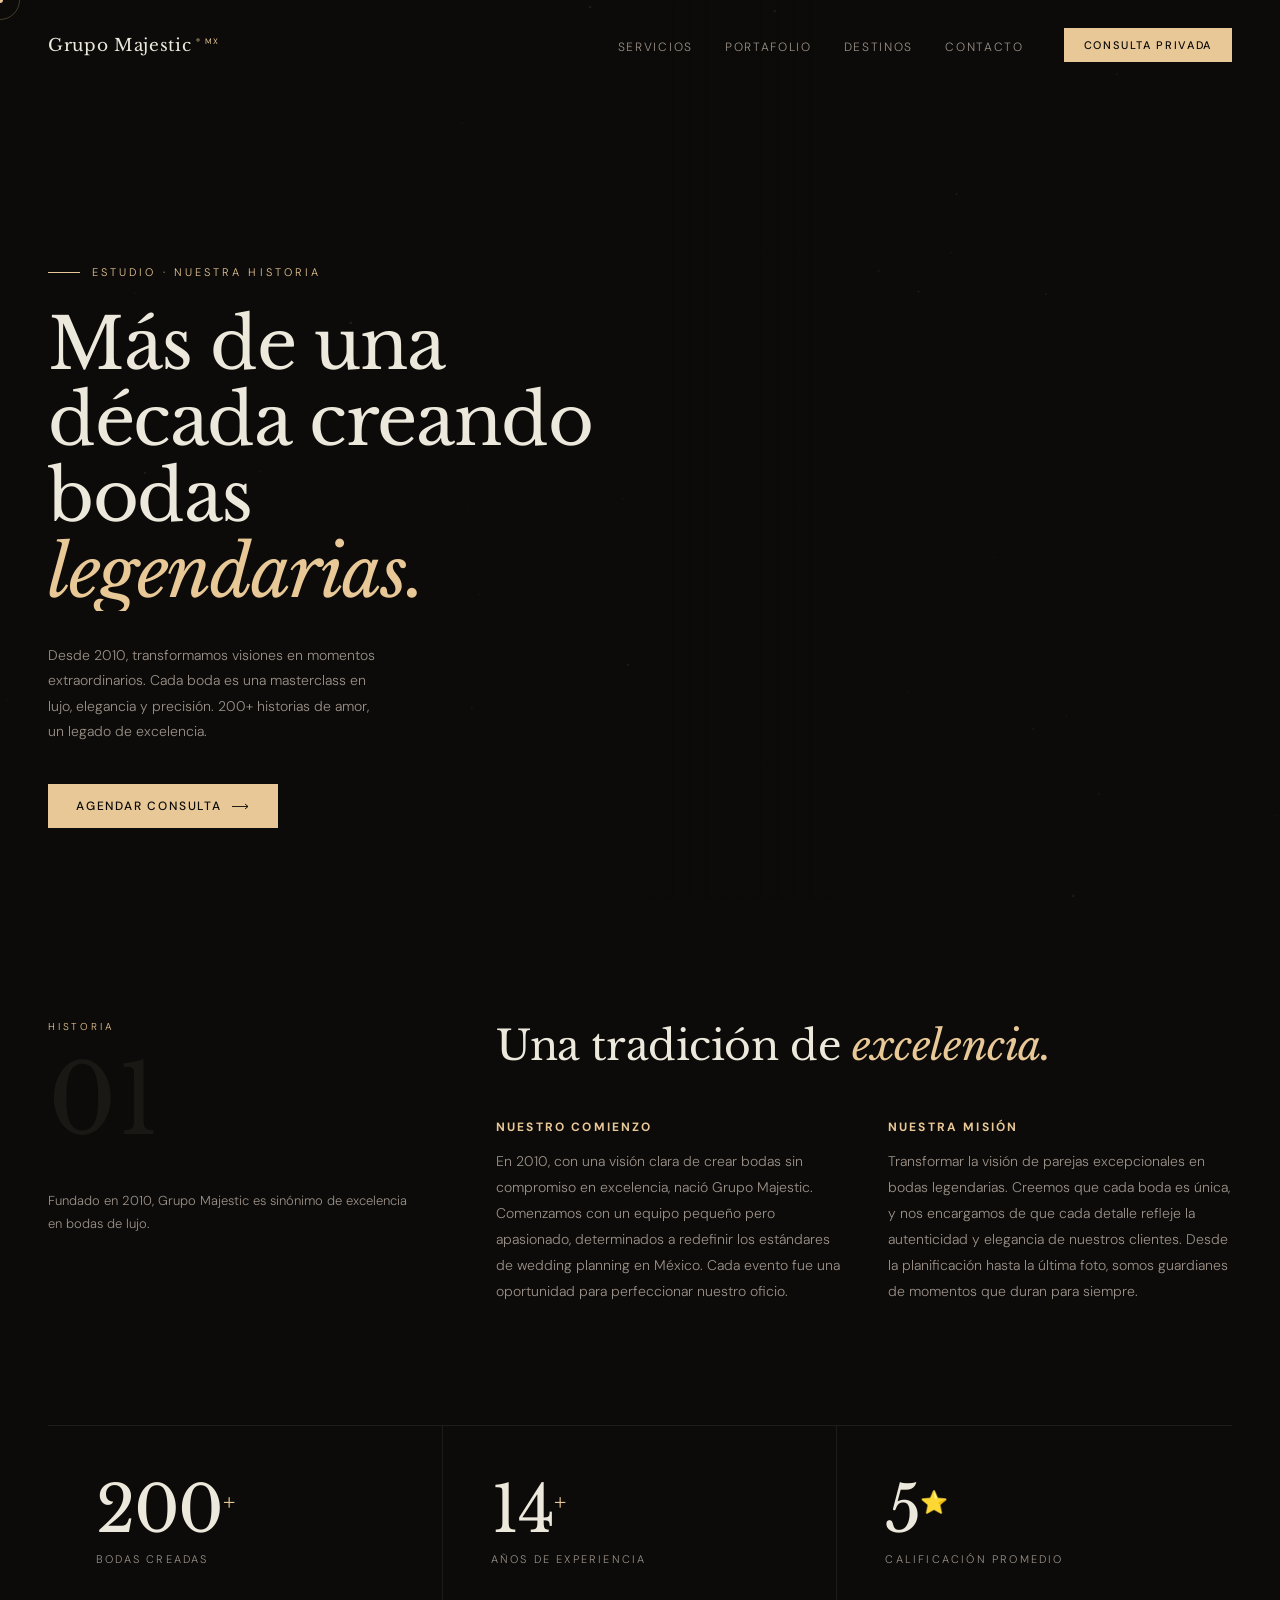
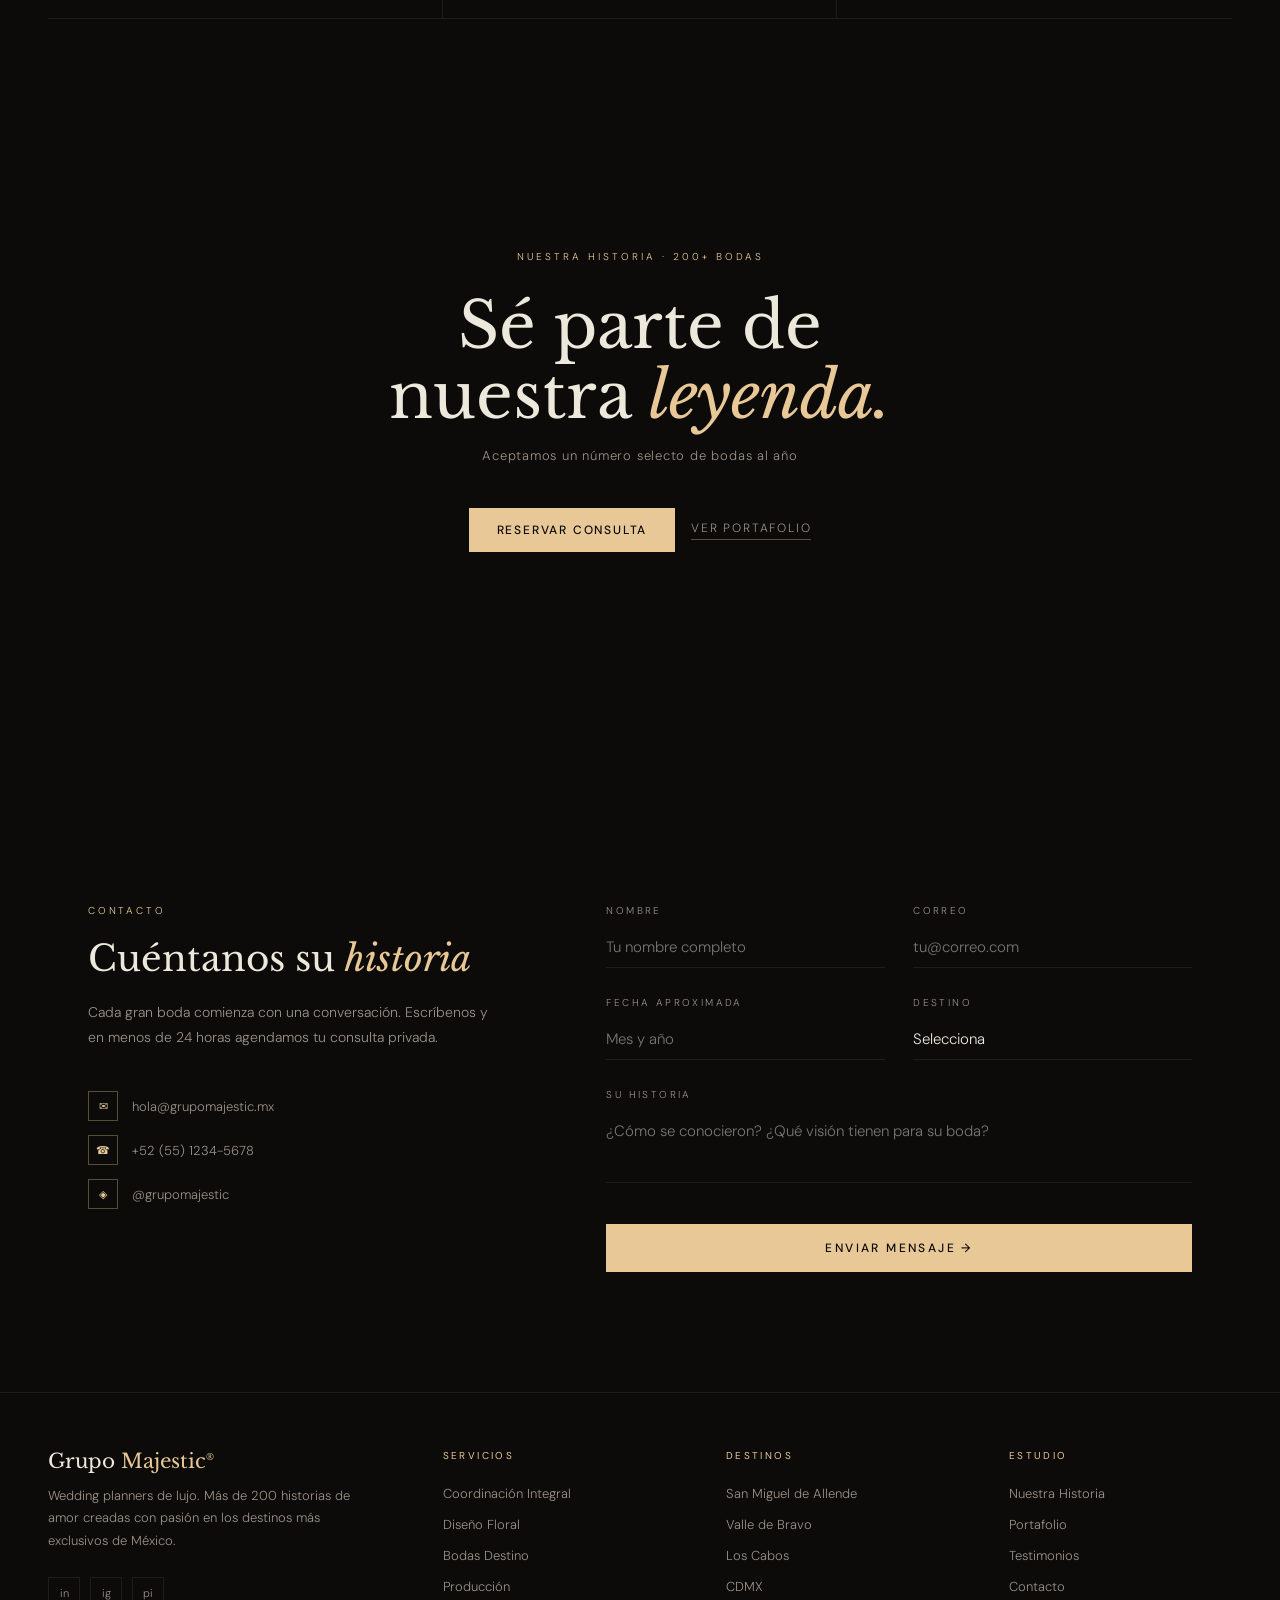
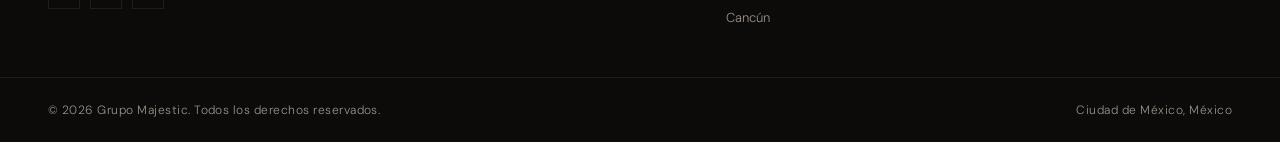
<file: estudio/historia.html>
<!DOCTYPE html>
<html lang="es">

<head>
  <meta charset="UTF-8">
  <meta name="viewport" content="width=device-width, initial-scale=1.0">
  <title>Nuestra Historia - Grupo Majestic</title>
  <link rel="preconnect" href="https://fonts.googleapis.com">
  <link
    href="https://fonts.googleapis.com/css2?family=Libre+Baskerville:ital,wght@0,400;0,700;1,400&family=DM+Sans:wght@200;300;400;500&display=swap"
    rel="stylesheet">
  <link rel="stylesheet" href="../style.css">
</head>

<body>
  <div id="loader">
    <div class="loader-name">Grupo Majestic<sup>®</sup></div>
    <div class="loader-progress">
      <div class="loader-bar"></div>
    </div>
    <div class="loader-num" id="lnum">0%</div>
  </div>

  <div class="c" id="c"></div>
  <div class="c-ring" id="cr"></div>
  <canvas id="pc"></canvas>

  <!-- NAV -->
  <nav id="nav">
    <a href="../" class="nav-logo">Grupo Majestic<sup>® MX</sup></a>
    <div class="nav-r">
      <ul class="nav-links">
        <li><a href="../#services">Servicios</a></li>
        <li><a href="../#gallery">Portafolio</a></li>
        <li><a href="../#destinations">Destinos</a></li>
        <li><a href="../#contact">Contacto</a></li>
      </ul>
      <a href="../#contact" class="nav-btn">Consulta privada</a>
    </div>
  </nav>

  <!-- HERO -->
  <section id="hero">
    <div class="hero-l">
      <div class="hero-eyebrow">Estudio · Nuestra Historia</div>
      <h1 class="hero-h">
        <span class="line">Más de una</span>
        <span class="line">década creando</span>
        <span class="line">bodas <em>legendarias.</em></span>
      </h1>
      <p class="hero-desc">Desde 2010, transformamos visiones en momentos extraordinarios. Cada boda es una
        masterclass en lujo, elegancia y precisión. 200+ historias de amor, un legado de excelencia.</p>
      <div class="hero-actions">
        <a href="../#contact" class="btn-gold">
          Agendar consulta
          <svg width="18" height="7" viewBox="0 0 18 7" fill="none">
            <path d="M0 3.5H16M13 1l3 2.5-3 2.5" stroke="currentColor" stroke-width=".9" />
          </svg>
        </a>
      </div>
    </div>
    <div class="hero-r">
      <div class="hero-img"
        style="background: url('https://images.unsplash.com/photo-1519741497674-611481863552?w=1200&q=85') center/cover no-repeat;"
        id="hi"></div>
      <div class="hero-img-overlay"></div>
    </div>
  </section>

  <!-- HISTORIA DETAIL -->
  <section id="about">
    <div class="about-sidebar">
      <div class="sidebar-label">Historia</div>
      <div class="sidebar-index">01</div>
      <p class="sidebar-desc">Fundado en 2010, Grupo Majestic es sinónimo de excelencia en bodas de lujo.</p>
    </div>
    <div class="about-main">
      <h2 class="about-statement">
        Una tradición de <em>excelencia.</em>
      </h2>
      <div class="about-cols">
        <div>
          <h3 class="about-col-title">NUESTRO COMIENZO</h3>
          <p class="about-col-text">
            En 2010, con una visión clara de crear bodas sin compromiso en excelencia, nació Grupo Majestic.
            Comenzamos con un equipo pequeño pero apasionado, determinados a redefinir los estándares de
            wedding planning en México. Cada evento fue una oportunidad para perfeccionar nuestro oficio.
          </p>
        </div>
        <div>
          <h3 class="about-col-title">NUESTRA MISIÓN</h3>
          <p class="about-col-text">
            Transformar la visión de parejas excepcionales en bodas legendarias. Creemos que cada boda es
            única, y nos encargamos de que cada detalle refleje la autenticidad y elegancia de nuestros clientes.
            Desde la planificación hasta la última foto, somos guardianes de momentos que duran para siempre.
          </p>
        </div>
      </div>
    </div>
  </section>

  <!-- STATS -->
  <div class="stats-row">
    <div class="stat r">
      <div class="stat-n"><span>200</span><sup>+</sup></div>
      <div class="stat-l">BODAS CREADAS</div>
    </div>
    <div class="stat r d1">
      <div class="stat-n">14<sup>+</sup></div>
      <div class="stat-l">AÑOS DE EXPERIENCIA</div>
    </div>
    <div class="stat r d2">
      <div class="stat-n">5<sup>⭐</sup></div>
      <div class="stat-l">CALIFICACIÓN PROMEDIO</div>
    </div>
  </div>

  <!-- CTA -->
  <section id="cta">
    <div class="cta-bg"></div>
    <div class="cta-content">
      <div class="cta-tag r">Nuestra Historia · 200+ Bodas</div>
      <h2 class="cta-title r d1">Sé parte de<br>nuestra <em>leyenda.</em></h2>
      <p class="cta-sub r d2">Aceptamos un número selecto de bodas al año</p>
      <div class="r d3" style="display:flex;gap:16px;justify-content:center;flex-wrap:wrap">
        <a href="../#contact" class="btn-gold">Reservar consulta</a>
        <a href="portafolio.html" class="btn-ghost" style="color:var(--muted);align-self:center">Ver portafolio</a>
      </div>
    </div>
  </section>

  <!-- CONTACT -->
  <section id="contact">
    <div>
      <div class="sidebar-label r">Contacto</div>
      <h2 class="contact-left-title r d1">Cuéntanos su <em>historia</em></h2>
      <p class="contact-left-desc r d2">Cada gran boda comienza con una conversación. Escríbenos y en menos de 24 horas
        agendamos tu consulta privada.</p>
      <div class="contact-detail r d2">
        <div class="contact-icon">✉</div>
        <span>hola@grupomajestic.mx</span>
      </div>
      <div class="contact-detail r d3">
        <div class="contact-icon">☎</div>
        <span>+52 (55) 1234-5678</span>
      </div>
      <div class="contact-detail r d4">
        <div class="contact-icon">◈</div>
        <span>@grupomajestic</span>
      </div>
    </div>
    <div>
      <div class="form-row">
        <div class="form-field r">
          <label>Nombre</label>
          <input type="text" placeholder="Tu nombre completo">
        </div>
        <div class="form-field r d1">
          <label>Correo</label>
          <input type="email" placeholder="tu@correo.com">
        </div>
      </div>
      <div class="form-row">
        <div class="form-field r d1">
          <label>Fecha aproximada</label>
          <input type="text" placeholder="Mes y año">
        </div>
        <div class="form-field r d2">
          <label>Destino</label>
          <select>
            <option value="">Selecciona</option>
            <option>San Miguel de Allende</option>
            <option>Valle de Bravo</option>
            <option>Los Cabos</option>
            <option>Ciudad de México</option>
            <option>Cancún / Riviera Maya</option>
            <option>Acapulco</option>
            <option>Otro destino</option>
          </select>
        </div>
      </div>
      <div class="form-field r d2">
        <label>Su historia</label>
        <textarea placeholder="¿Cómo se conocieron? ¿Qué visión tienen para su boda?"></textarea>
      </div>
      <button class="form-submit r d3" id="fsub">Enviar mensaje →</button>
    </div>
  </section>

  <!-- FOOTER -->
  <footer>
    <div>
      <div class="f-brand-name">Grupo <span>Majestic</span><sup
          style="font-size:9px;color:var(--gold);letter-spacing:.15em">®</sup></div>
      <p class="f-tagline">Wedding planners de lujo. Más de 200 historias de amor creadas con pasión en los destinos más
        exclusivos de México.</p>
      <div class="f-social">
        <a href="#">in</a>
        <a href="#">ig</a>
        <a href="#">pi</a>
      </div>
    </div>
    <div class="f-col">
      <h5>Servicios</h5>
      <ul>
        <li><a href="../servicios/coordinacion.html">Coordinación Integral</a></li>
        <li><a href="../servicios/diseno-floral.html">Diseño Floral</a></li>
        <li><a href="../servicios/bodas-destino.html">Bodas Destino</a></li>
        <li><a href="../servicios/produccion.html">Producción</a></li>
      </ul>
    </div>
    <div class="f-col">
      <h5>Destinos</h5>
      <ul>
        <li><a href="../destinos/san-miguel.html">San Miguel de Allende</a></li>
        <li><a href="../destinos/valle-de-bravo.html">Valle de Bravo</a></li>
        <li><a href="../destinos/los-cabos.html">Los Cabos</a></li>
        <li><a href="../destinos/cdmx.html">CDMX</a></li>
        <li><a href="../destinos/cancun.html">Cancún</a></li>
      </ul>
    </div>
    <div class="f-col">
      <h5>Estudio</h5>
      <ul>
        <li><a href="historia.html">Nuestra Historia</a></li>
        <li><a href="portafolio.html">Portafolio</a></li>
        <li><a href="testimonios.html">Testimonios</a></li>
        <li><a href="../#contact">Contacto</a></li>
      </ul>
    </div>
  </footer>
  <div class="f-bottom">
    <p>© 2026 Grupo Majestic. Todos los derechos reservados.</p>
    <p>Ciudad de México, México</p>
  </div>

  <script src="../script.js"></script>
</body>

</html>
</file>
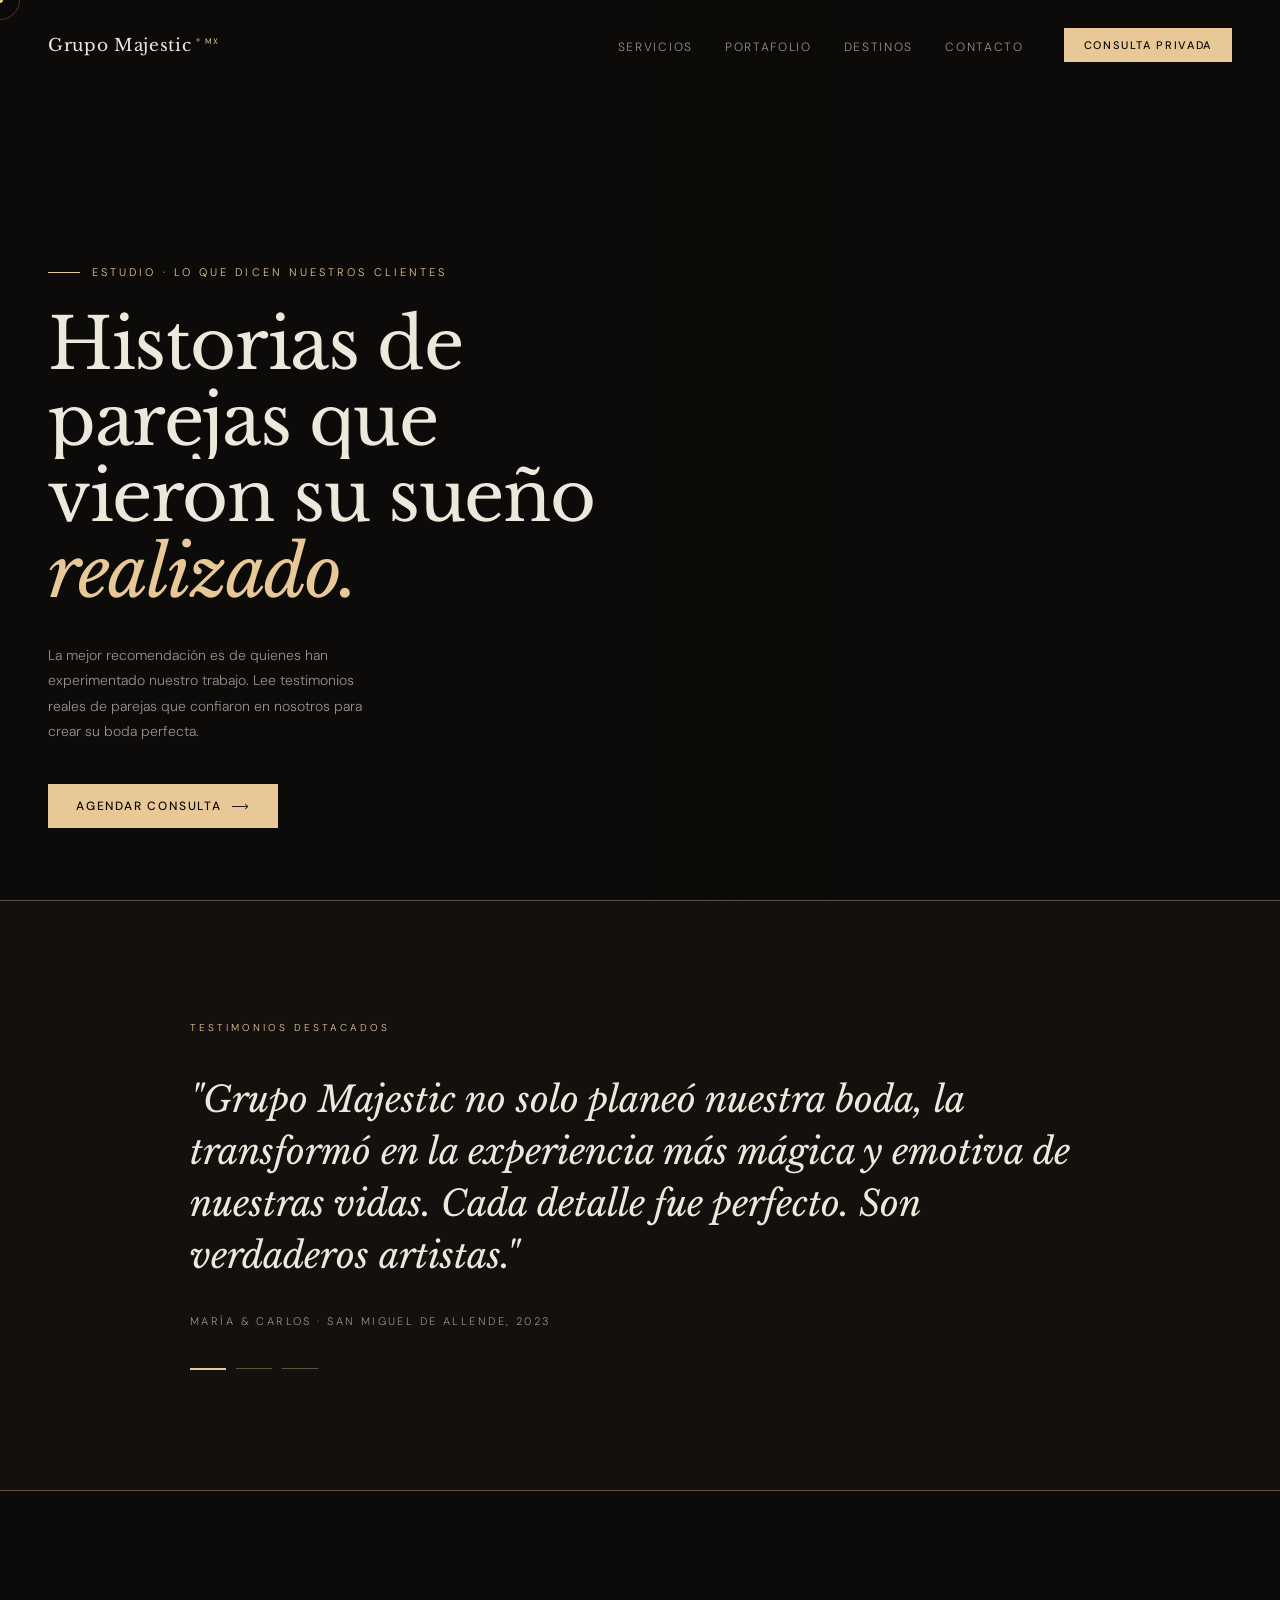
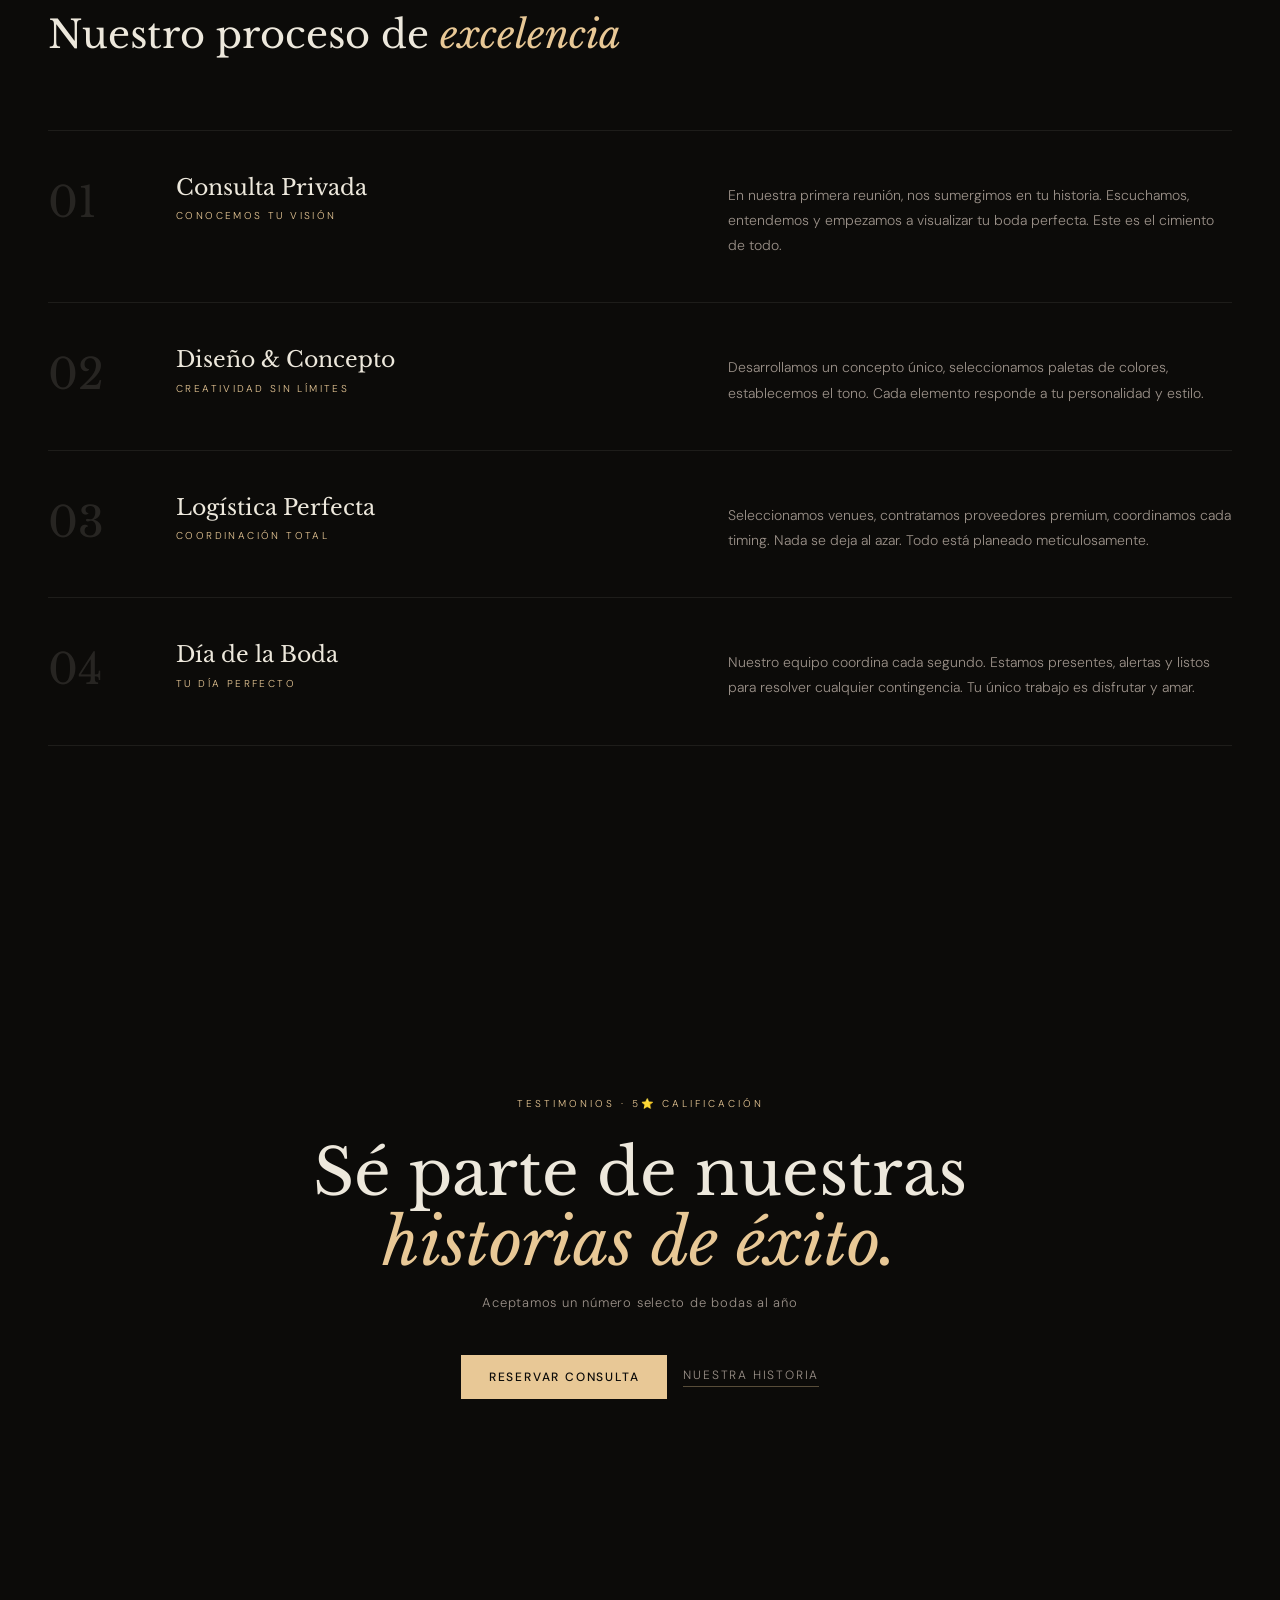
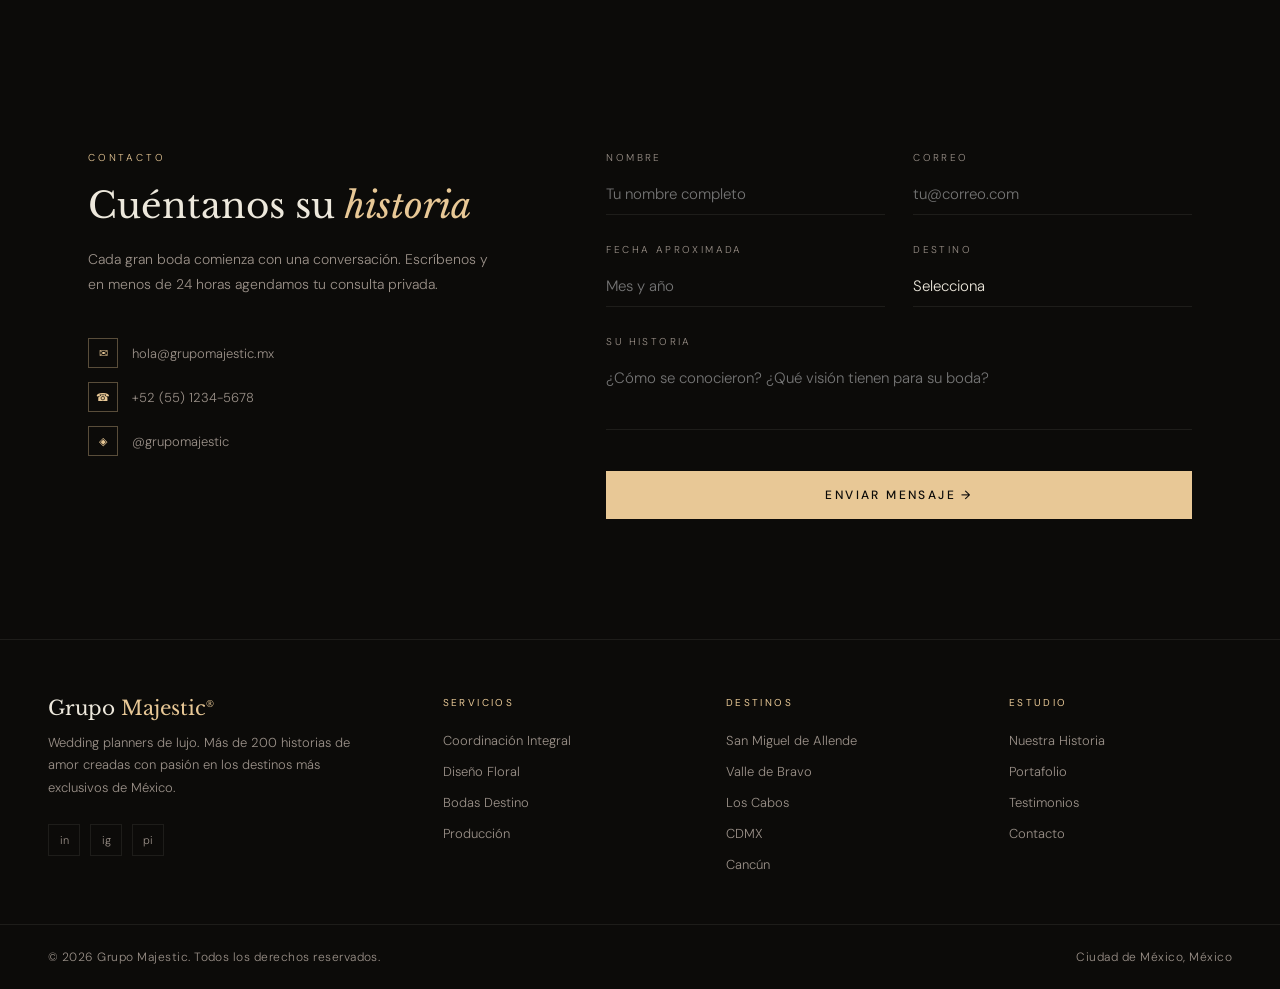
<file: estudio/testimonios.html>
<!DOCTYPE html>
<html lang="es">

<head>
  <meta charset="UTF-8">
  <meta name="viewport" content="width=device-width, initial-scale=1.0">
  <title>Testimonios - Grupo Majestic</title>
  <link rel="preconnect" href="https://fonts.googleapis.com">
  <link
    href="https://fonts.googleapis.com/css2?family=Libre+Baskerville:ital,wght@0,400;0,700;1,400&family=DM+Sans:wght@200;300;400;500&display=swap"
    rel="stylesheet">
  <link rel="stylesheet" href="../style.css">
</head>

<body>
  <div id="loader">
    <div class="loader-name">Grupo Majestic<sup>®</sup></div>
    <div class="loader-progress">
      <div class="loader-bar"></div>
    </div>
    <div class="loader-num" id="lnum">0%</div>
  </div>

  <div class="c" id="c"></div>
  <div class="c-ring" id="cr"></div>
  <canvas id="pc"></canvas>

  <!-- NAV -->
  <nav id="nav">
    <a href="../" class="nav-logo">Grupo Majestic<sup>® MX</sup></a>
    <div class="nav-r">
      <ul class="nav-links">
        <li><a href="../#services">Servicios</a></li>
        <li><a href="../#gallery">Portafolio</a></li>
        <li><a href="../#destinations">Destinos</a></li>
        <li><a href="../#contact">Contacto</a></li>
      </ul>
      <a href="../#contact" class="nav-btn">Consulta privada</a>
    </div>
  </nav>

  <!-- HERO -->
  <section id="hero">
    <div class="hero-l">
      <div class="hero-eyebrow">Estudio · Lo que Dicen Nuestros Clientes</div>
      <h1 class="hero-h">
        <span class="line">Historias de</span>
        <span class="line">parejas que</span>
        <span class="line">vieron su sueño <em>realizado.</em></span>
      </h1>
      <p class="hero-desc">La mejor recomendación es de quienes han experimentado nuestro trabajo. Lee
        testimonios reales de parejas que confiaron en nosotros para crear su boda perfecta.</p>
      <div class="hero-actions">
        <a href="../#contact" class="btn-gold">
          Agendar consulta
          <svg width="18" height="7" viewBox="0 0 18 7" fill="none">
            <path d="M0 3.5H16M13 1l3 2.5-3 2.5" stroke="currentColor" stroke-width=".9" />
          </svg>
        </a>
      </div>
    </div>
    <div class="hero-r">
      <div class="hero-img"
        style="background: url('https://images.unsplash.com/photo-1519741497674-611481863552?w=1200&q=85') center/cover no-repeat;"
        id="hi"></div>
      <div class="hero-img-overlay"></div>
    </div>
  </section>

  <!-- TESTIMONIALS -->
  <section id="testimonials">
    <div class="test-inner">
      <div class="test-label">Testimonios Destacados</div>
      <div class="test-quote" id="tq">"Grupo Majestic no solo planeó nuestra boda, la transformó en la experiencia
        más mágica y emotiva de nuestras vidas. Cada detalle fue perfecto. Son verdaderos artistas."</div>
      <div class="test-author" id="ta">María & Carlos · San Miguel de Allende, 2023</div>
      <div class="test-nav">
        <div class="test-btn a" onclick="goTest(0)"></div>
        <div class="test-btn" onclick="goTest(1)"></div>
        <div class="test-btn" onclick="goTest(2)"></div>
      </div>
    </div>
  </section>

  <!-- PROCESS -->
  <section id="process">
    <div class="process-head">
      <h2 class="process-head-title">Nuestro proceso de <em>excelencia</em></h2>
    </div>
    <div class="process-list">
      <div class="process-row">
        <div class="p-num">01</div>
        <div>
          <div class="p-name">Consulta Privada</div>
          <div class="p-tag">Conocemos tu visión</div>
        </div>
        <div>
          <div class="p-desc">En nuestra primera reunión, nos sumergimos en tu historia. Escuchamos, entendemos
            y empezamos a visualizar tu boda perfecta. Este es el cimiento de todo.</div>
        </div>
      </div>
      <div class="process-row">
        <div class="p-num">02</div>
        <div>
          <div class="p-name">Diseño & Concepto</div>
          <div class="p-tag">Creatividad sin límites</div>
        </div>
        <div>
          <div class="p-desc">Desarrollamos un concepto único, seleccionamos paletas de colores, establecemos
            el tono. Cada elemento responde a tu personalidad y estilo.</div>
        </div>
      </div>
      <div class="process-row">
        <div class="p-num">03</div>
        <div>
          <div class="p-name">Logística Perfecta</div>
          <div class="p-tag">Coordinación total</div>
        </div>
        <div>
          <div class="p-desc">Seleccionamos venues, contratamos proveedores premium, coordinamos cada timing.
            Nada se deja al azar. Todo está planeado meticulosamente.</div>
        </div>
      </div>
      <div class="process-row">
        <div class="p-num">04</div>
        <div>
          <div class="p-name">Día de la Boda</div>
          <div class="p-tag">Tu día perfecto</div>
        </div>
        <div>
          <div class="p-desc">Nuestro equipo coordina cada segundo. Estamos presentes, alertas y listos para
            resolver cualquier contingencia. Tu único trabajo es disfrutar y amar.</div>
        </div>
      </div>
    </div>
  </section>

  <!-- CTA -->
  <section id="cta">
    <div class="cta-bg"></div>
    <div class="cta-content">
      <div class="cta-tag r">Testimonios · 5⭐ Calificación</div>
      <h2 class="cta-title r d1">Sé parte de nuestras<br><em>historias de éxito.</em></h2>
      <p class="cta-sub r d2">Aceptamos un número selecto de bodas al año</p>
      <div class="r d3" style="display:flex;gap:16px;justify-content:center;flex-wrap:wrap">
        <a href="../#contact" class="btn-gold">Reservar consulta</a>
        <a href="historia.html" class="btn-ghost" style="color:var(--muted);align-self:center">Nuestra historia</a>
      </div>
    </div>
  </section>

  <!-- CONTACT -->
  <section id="contact">
    <div>
      <div class="sidebar-label r">Contacto</div>
      <h2 class="contact-left-title r d1">Cuéntanos su <em>historia</em></h2>
      <p class="contact-left-desc r d2">Cada gran boda comienza con una conversación. Escríbenos y en menos de 24 horas
        agendamos tu consulta privada.</p>
      <div class="contact-detail r d2">
        <div class="contact-icon">✉</div>
        <span>hola@grupomajestic.mx</span>
      </div>
      <div class="contact-detail r d3">
        <div class="contact-icon">☎</div>
        <span>+52 (55) 1234-5678</span>
      </div>
      <div class="contact-detail r d4">
        <div class="contact-icon">◈</div>
        <span>@grupomajestic</span>
      </div>
    </div>
    <div>
      <div class="form-row">
        <div class="form-field r">
          <label>Nombre</label>
          <input type="text" placeholder="Tu nombre completo">
        </div>
        <div class="form-field r d1">
          <label>Correo</label>
          <input type="email" placeholder="tu@correo.com">
        </div>
      </div>
      <div class="form-row">
        <div class="form-field r d1">
          <label>Fecha aproximada</label>
          <input type="text" placeholder="Mes y año">
        </div>
        <div class="form-field r d2">
          <label>Destino</label>
          <select>
            <option value="">Selecciona</option>
            <option>San Miguel de Allende</option>
            <option>Valle de Bravo</option>
            <option>Los Cabos</option>
            <option>Ciudad de México</option>
            <option>Cancún / Riviera Maya</option>
            <option>Acapulco</option>
            <option>Otro destino</option>
          </select>
        </div>
      </div>
      <div class="form-field r d2">
        <label>Su historia</label>
        <textarea placeholder="¿Cómo se conocieron? ¿Qué visión tienen para su boda?"></textarea>
      </div>
      <button class="form-submit r d3" id="fsub">Enviar mensaje →</button>
    </div>
  </section>

  <!-- FOOTER -->
  <footer>
    <div>
      <div class="f-brand-name">Grupo <span>Majestic</span><sup
          style="font-size:9px;color:var(--gold);letter-spacing:.15em">®</sup></div>
      <p class="f-tagline">Wedding planners de lujo. Más de 200 historias de amor creadas con pasión en los destinos más
        exclusivos de México.</p>
      <div class="f-social">
        <a href="#">in</a>
        <a href="#">ig</a>
        <a href="#">pi</a>
      </div>
    </div>
    <div class="f-col">
      <h5>Servicios</h5>
      <ul>
        <li><a href="../servicios/coordinacion.html">Coordinación Integral</a></li>
        <li><a href="../servicios/diseno-floral.html">Diseño Floral</a></li>
        <li><a href="../servicios/bodas-destino.html">Bodas Destino</a></li>
        <li><a href="../servicios/produccion.html">Producción</a></li>
      </ul>
    </div>
    <div class="f-col">
      <h5>Destinos</h5>
      <ul>
        <li><a href="../destinos/san-miguel.html">San Miguel de Allende</a></li>
        <li><a href="../destinos/valle-de-bravo.html">Valle de Bravo</a></li>
        <li><a href="../destinos/los-cabos.html">Los Cabos</a></li>
        <li><a href="../destinos/cdmx.html">CDMX</a></li>
        <li><a href="../destinos/cancun.html">Cancún</a></li>
      </ul>
    </div>
    <div class="f-col">
      <h5>Estudio</h5>
      <ul>
        <li><a href="historia.html">Nuestra Historia</a></li>
        <li><a href="portafolio.html">Portafolio</a></li>
        <li><a href="testimonios.html">Testimonios</a></li>
        <li><a href="../#contact">Contacto</a></li>
      </ul>
    </div>
  </footer>
  <div class="f-bottom">
    <p>© 2026 Grupo Majestic. Todos los derechos reservados.</p>
    <p>Ciudad de México, México</p>
  </div>

  <script src="../script.js"></script>
</body>

</html>
</file>
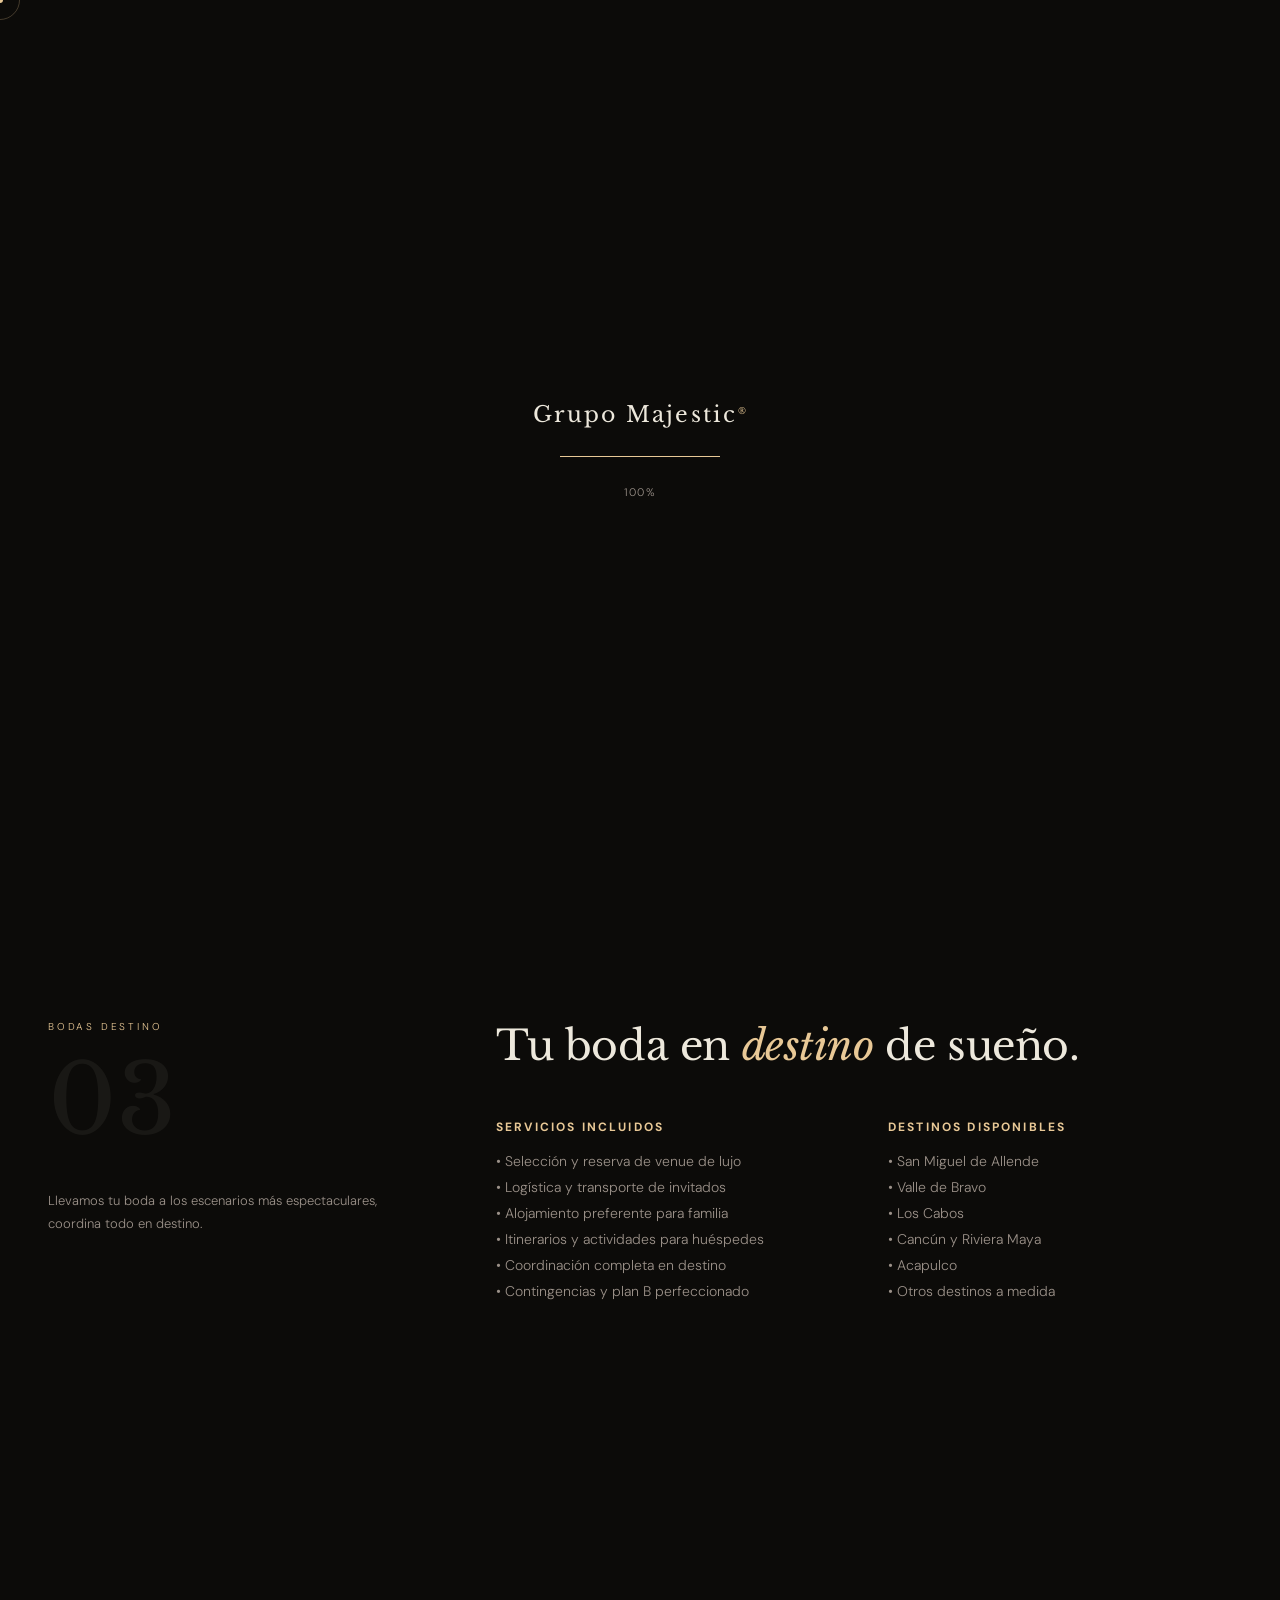
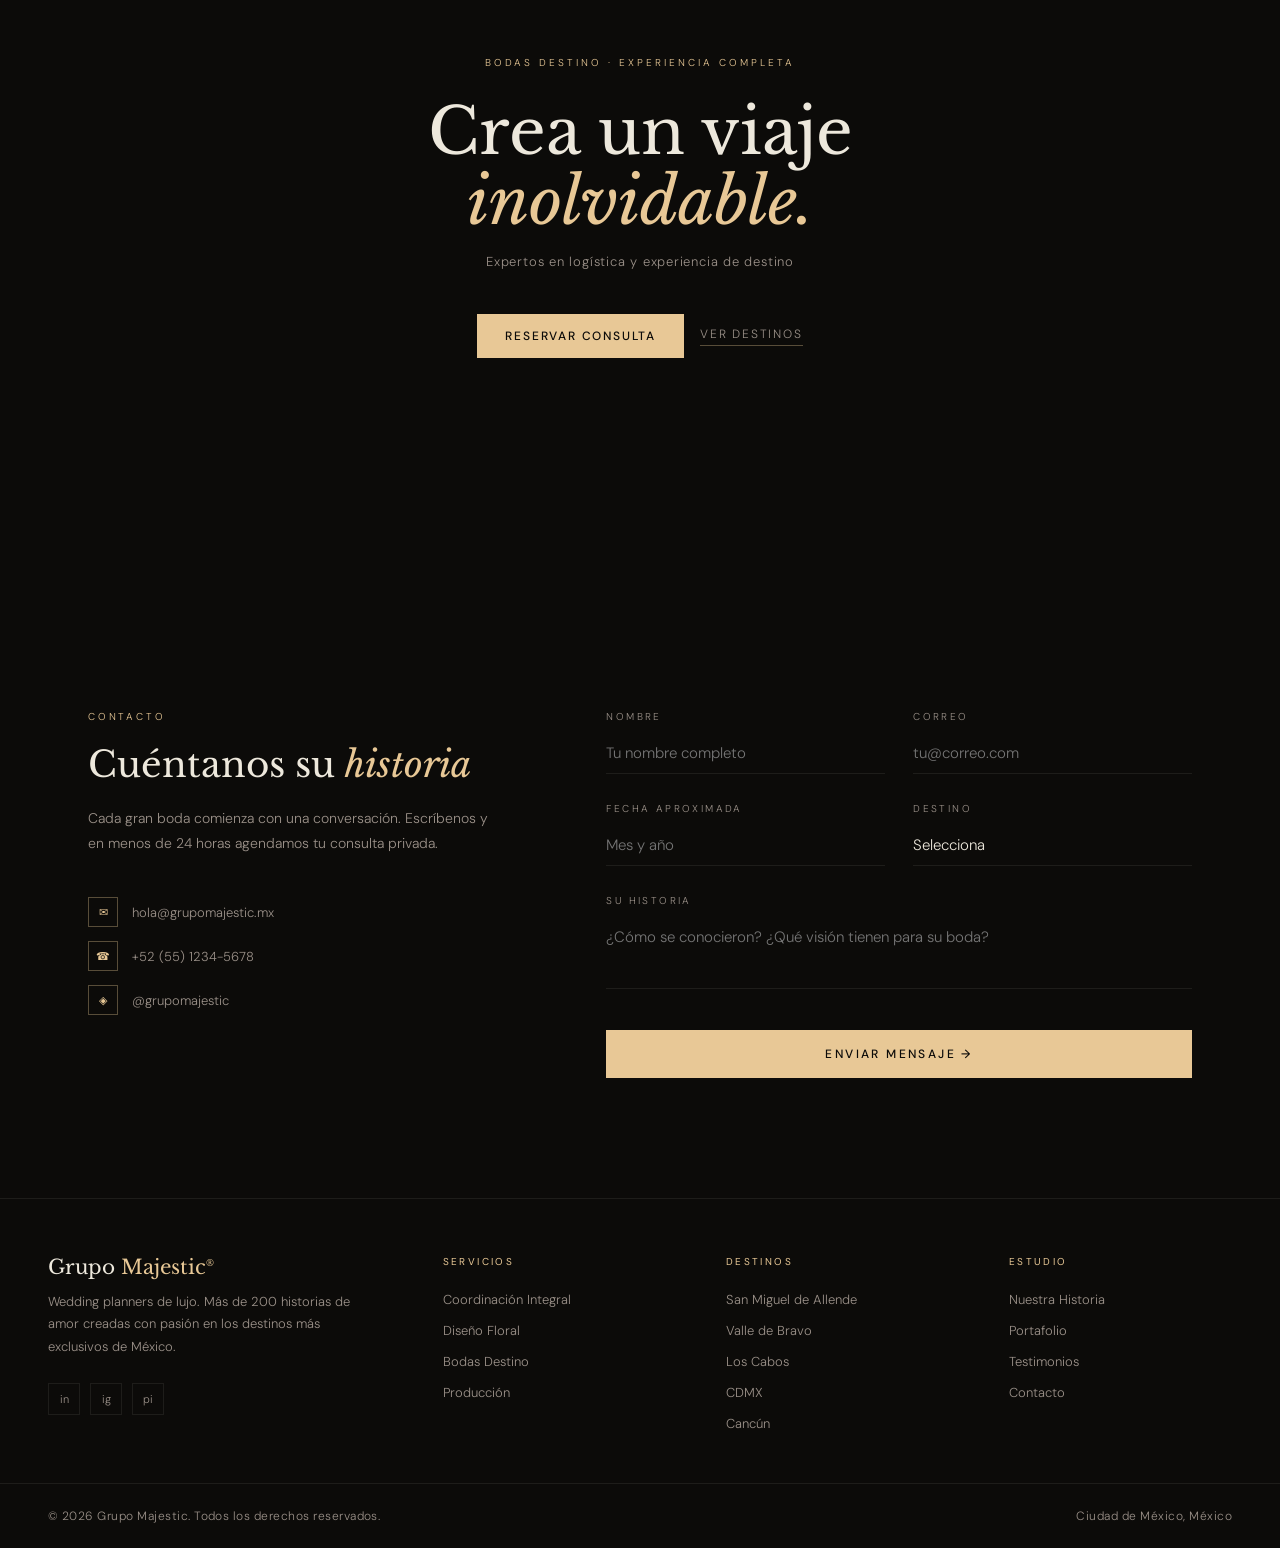
<file: servicios/bodas-destino.html>
<!DOCTYPE html>
<html lang="es">

<head>
  <meta charset="UTF-8">
  <meta name="viewport" content="width=device-width, initial-scale=1.0">
  <title>Bodas Destino - Grupo Majestic</title>
  <link rel="preconnect" href="https://fonts.googleapis.com">
  <link
    href="https://fonts.googleapis.com/css2?family=Libre+Baskerville:ital,wght@0,400;0,700;1,400&family=DM+Sans:wght@200;300;400;500&display=swap"
    rel="stylesheet">
  <link rel="stylesheet" href="../style.css">
</head>

<body>
  <div id="loader">
    <div class="loader-name">Grupo Majestic<sup>®</sup></div>
    <div class="loader-progress">
      <div class="loader-bar"></div>
    </div>
    <div class="loader-num" id="lnum">0%</div>
  </div>

  <div class="c" id="c"></div>
  <div class="c-ring" id="cr"></div>
  <canvas id="pc"></canvas>

  <!-- NAV -->
  <nav id="nav">
    <a href="../" class="nav-logo">Grupo Majestic<sup>® MX</sup></a>
    <div class="nav-r">
      <ul class="nav-links">
        <li><a href="../#services">Servicios</a></li>
        <li><a href="../#gallery">Portafolio</a></li>
        <li><a href="../#destinations">Destinos</a></li>
        <li><a href="../#contact">Contacto</a></li>
      </ul>
      <a href="../#contact" class="nav-btn">Consulta privada</a>
    </div>
  </nav>

  <!-- HERO -->
  <section id="hero">
    <div class="hero-l">
      <div class="hero-eyebrow">Nuestros Servicios · Bodas Destino</div>
      <h1 class="hero-h">
        <span class="line">Bodas en los</span>
        <span class="line">destinos más</span>
        <span class="line"><em>extraordinarios.</em></span>
      </h1>
      <p class="hero-desc">Especialistas en trasladar tu boda a los lugares más exclusivos y hermosos de México.
        Creamos experiencias completas en destino para ti y tus seres queridos.</p>
      <div class="hero-actions">
        <a href="../#contact" class="btn-gold">
          Agendar consulta
          <svg width="18" height="7" viewBox="0 0 18 7" fill="none">
            <path d="M0 3.5H16M13 1l3 2.5-3 2.5" stroke="currentColor" stroke-width=".9" />
          </svg>
        </a>
      </div>
    </div>
    <div class="hero-r">
      <div class="hero-img"
        style="background: url('https://images.unsplash.com/photo-1519741497674-611481863552?w=1200&q=85') center/cover no-repeat;"
        id="hi"></div>
      <div class="hero-img-overlay"></div>
    </div>
  </section>

  <!-- SERVICIOS DETAIL -->
  <section id="about">
    <div class="about-sidebar">
      <div class="sidebar-label">Bodas Destino</div>
      <div class="sidebar-index">03</div>
      <p class="sidebar-desc">Llevamos tu boda a los escenarios más espectaculares, coordina todo en destino.</p>
    </div>
    <div class="about-main">
      <h2 class="about-statement">
        Tu boda en <em>destino</em> de sueño.
      </h2>
      <div class="about-cols">
        <div>
          <h3 class="about-col-title">SERVICIOS INCLUIDOS</h3>
          <p class="about-col-text">
            • Selección y reserva de venue de lujo<br>
            • Logística y transporte de invitados<br>
            • Alojamiento preferente para familia<br>
            • Itinerarios y actividades para huéspedes<br>
            • Coordinación completa en destino<br>
            • Contingencias y plan B perfeccionado
          </p>
        </div>
        <div>
          <h3 class="about-col-title">DESTINOS DISPONIBLES</h3>
          <p class="about-col-text">
            • San Miguel de Allende<br>
            • Valle de Bravo<br>
            • Los Cabos<br>
            • Cancún y Riviera Maya<br>
            • Acapulco<br>
            • Otros destinos a medida
          </p>
        </div>
      </div>
    </div>
  </section>

  <!-- CTA -->
  <section id="cta">
    <div class="cta-bg"></div>
    <div class="cta-content">
      <div class="cta-tag r">Bodas Destino · Experiencia Completa</div>
      <h2 class="cta-title r d1">Crea un viaje<br><em>inolvidable.</em></h2>
      <p class="cta-sub r d2">Expertos en logística y experiencia de destino</p>
      <div class="r d3" style="display:flex;gap:16px;justify-content:center;flex-wrap:wrap">
        <a href="../#contact" class="btn-gold">Reservar consulta</a>
        <a href="../#gallery" class="btn-ghost" style="color:var(--muted);align-self:center">Ver destinos</a>
      </div>
    </div>
  </section>

  <!-- CONTACT -->
  <section id="contact">
    <div>
      <div class="sidebar-label r">Contacto</div>
      <h2 class="contact-left-title r d1">Cuéntanos su <em>historia</em></h2>
      <p class="contact-left-desc r d2">Cada gran boda comienza con una conversación. Escríbenos y en menos de 24 horas
        agendamos tu consulta privada.</p>
      <div class="contact-detail r d2">
        <div class="contact-icon">✉</div>
        <span>hola@grupomajestic.mx</span>
      </div>
      <div class="contact-detail r d3">
        <div class="contact-icon">☎</div>
        <span>+52 (55) 1234-5678</span>
      </div>
      <div class="contact-detail r d4">
        <div class="contact-icon">◈</div>
        <span>@grupomajestic</span>
      </div>
    </div>
    <div>
      <div class="form-row">
        <div class="form-field r">
          <label>Nombre</label>
          <input type="text" placeholder="Tu nombre completo">
        </div>
        <div class="form-field r d1">
          <label>Correo</label>
          <input type="email" placeholder="tu@correo.com">
        </div>
      </div>
      <div class="form-row">
        <div class="form-field r d1">
          <label>Fecha aproximada</label>
          <input type="text" placeholder="Mes y año">
        </div>
        <div class="form-field r d2">
          <label>Destino</label>
          <select>
            <option value="">Selecciona</option>
            <option>San Miguel de Allende</option>
            <option>Valle de Bravo</option>
            <option>Los Cabos</option>
            <option>Ciudad de México</option>
            <option>Cancún / Riviera Maya</option>
            <option>Acapulco</option>
            <option>Otro destino</option>
          </select>
        </div>
      </div>
      <div class="form-field r d2">
        <label>Su historia</label>
        <textarea placeholder="¿Cómo se conocieron? ¿Qué visión tienen para su boda?"></textarea>
      </div>
      <button class="form-submit r d3" id="fsub">Enviar mensaje →</button>
    </div>
  </section>

  <!-- FOOTER -->
  <footer>
    <div>
      <div class="f-brand-name">Grupo <span>Majestic</span><sup
          style="font-size:9px;color:var(--gold);letter-spacing:.15em">®</sup></div>
      <p class="f-tagline">Wedding planners de lujo. Más de 200 historias de amor creadas con pasión en los destinos más
        exclusivos de México.</p>
      <div class="f-social">
        <a href="#">in</a>
        <a href="#">ig</a>
        <a href="#">pi</a>
      </div>
    </div>
    <div class="f-col">
      <h5>Servicios</h5>
      <ul>
        <li><a href="coordinacion.html">Coordinación Integral</a></li>
        <li><a href="diseno-floral.html">Diseño Floral</a></li>
        <li><a href="bodas-destino.html">Bodas Destino</a></li>
        <li><a href="produccion.html">Producción</a></li>
      </ul>
    </div>
    <div class="f-col">
      <h5>Destinos</h5>
      <ul>
        <li><a href="../destinos/san-miguel.html">San Miguel de Allende</a></li>
        <li><a href="../destinos/valle-de-bravo.html">Valle de Bravo</a></li>
        <li><a href="../destinos/los-cabos.html">Los Cabos</a></li>
        <li><a href="../destinos/cdmx.html">CDMX</a></li>
        <li><a href="../destinos/cancun.html">Cancún</a></li>
      </ul>
    </div>
    <div class="f-col">
      <h5>Estudio</h5>
      <ul>
        <li><a href="../estudio/historia.html">Nuestra Historia</a></li>
        <li><a href="../estudio/portafolio.html">Portafolio</a></li>
        <li><a href="../estudio/testimonios.html">Testimonios</a></li>
        <li><a href="../#contact">Contacto</a></li>
      </ul>
    </div>
  </footer>
  <div class="f-bottom">
    <p>© 2026 Grupo Majestic. Todos los derechos reservados.</p>
    <p>Ciudad de México, México</p>
  </div>

  <script src="../script.js"></script>
</body>

</html>
</file>
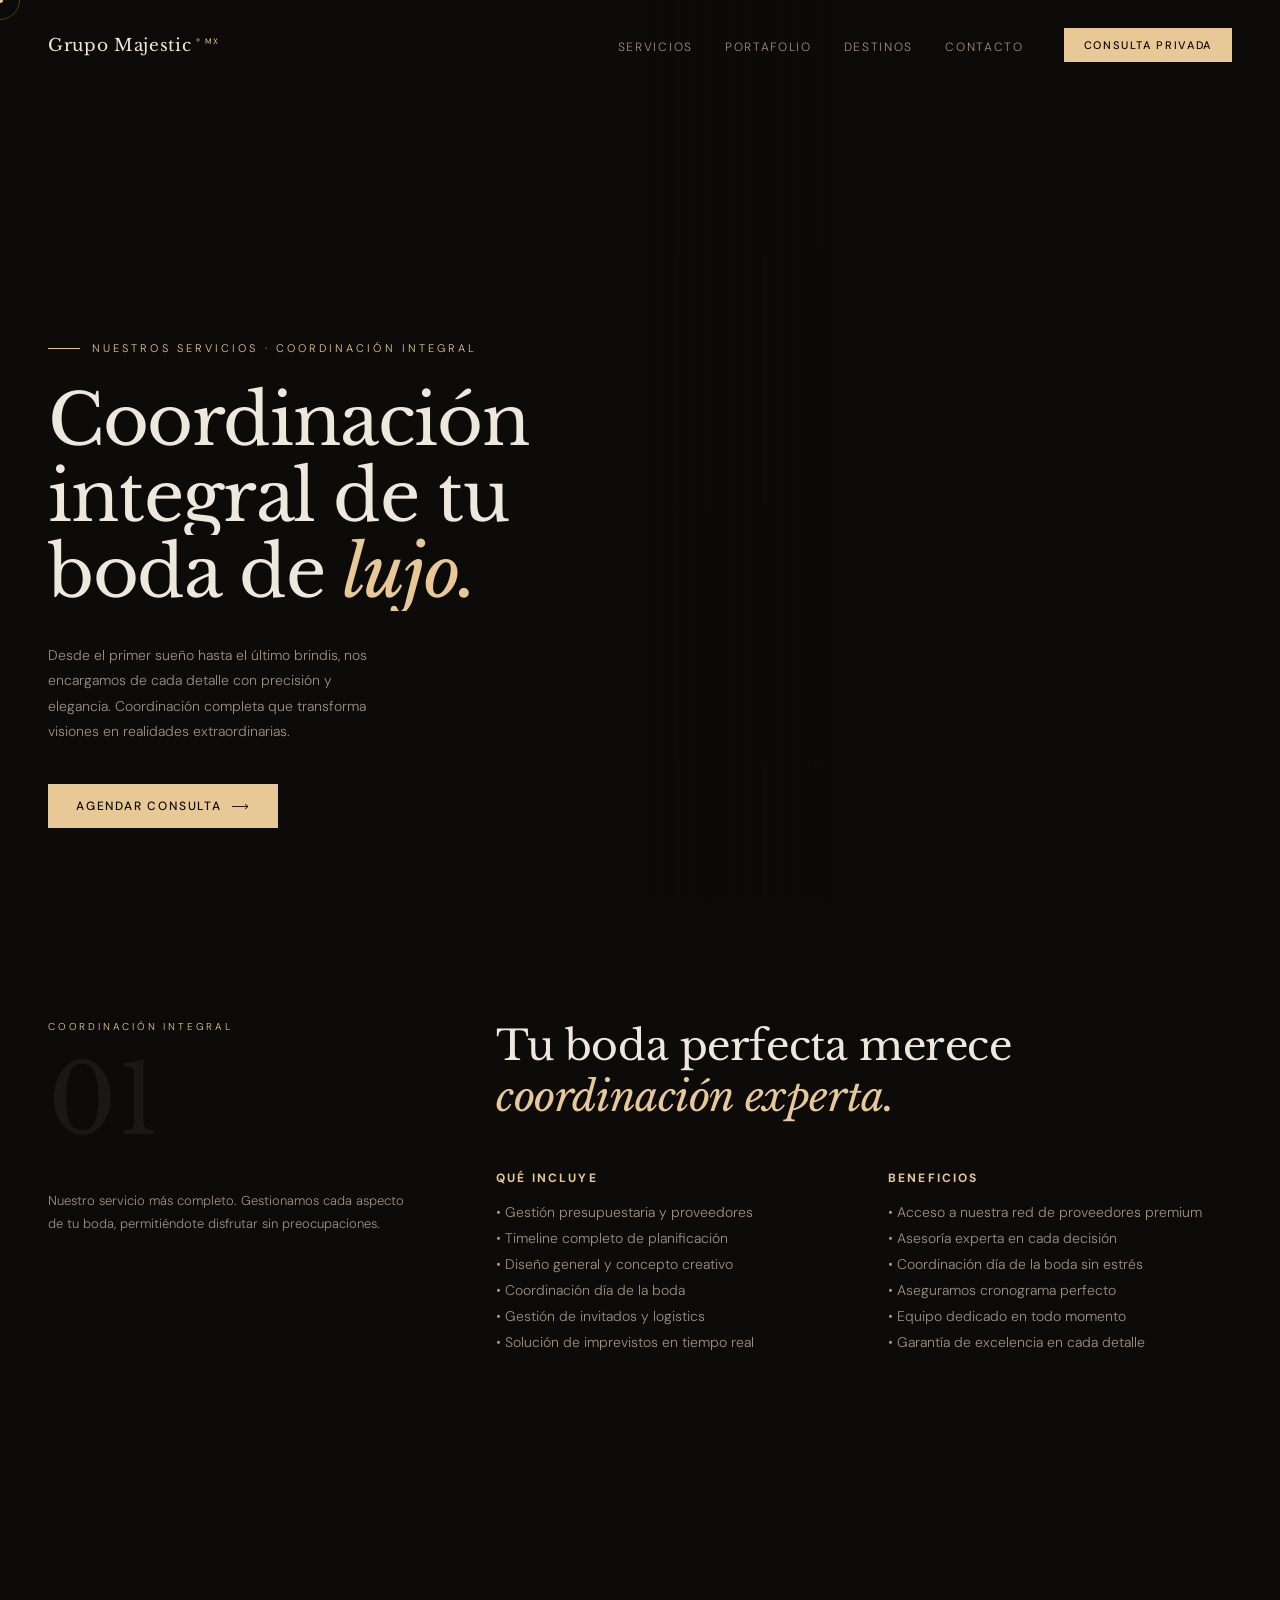
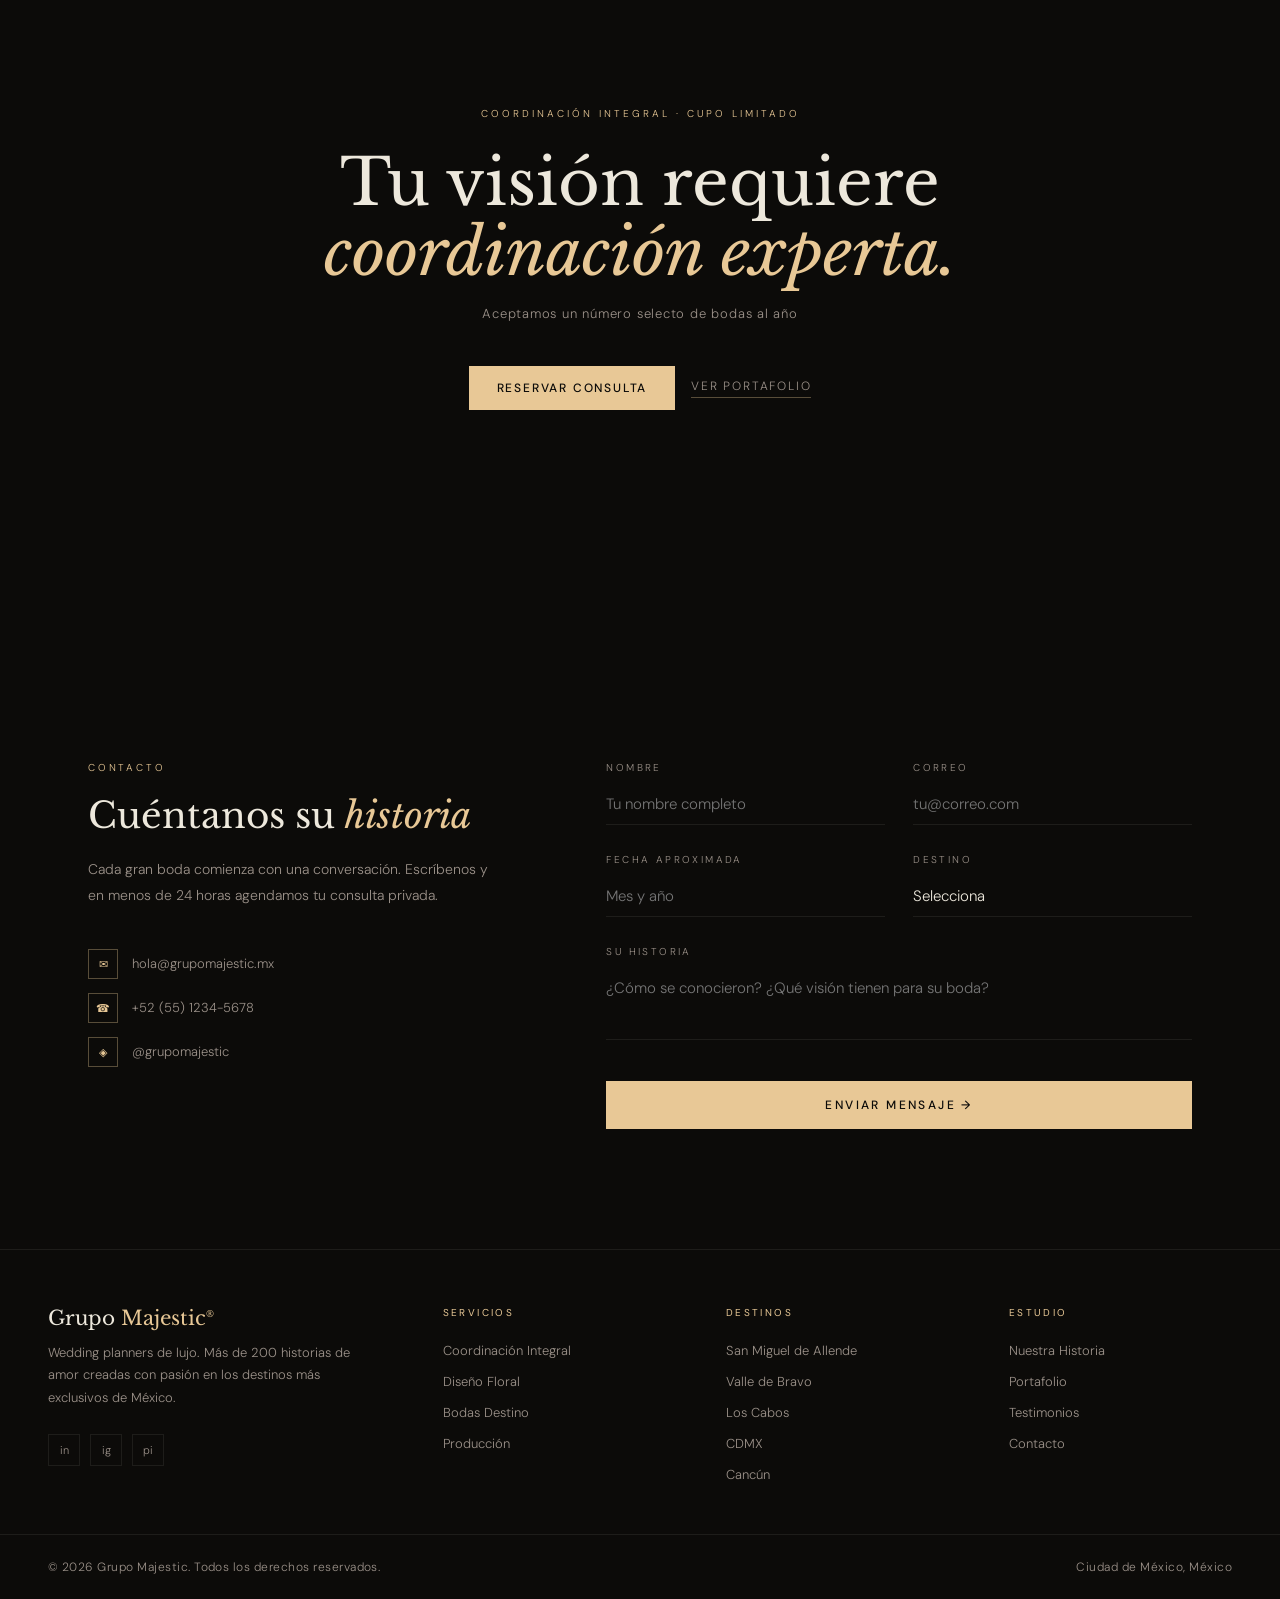
<file: servicios/coordinacion.html>
<!DOCTYPE html>
<html lang="es">

<head>
  <meta charset="UTF-8">
  <meta name="viewport" content="width=device-width, initial-scale=1.0">
  <title>Coordinación Integral - Grupo Majestic</title>
  <link rel="preconnect" href="https://fonts.googleapis.com">
  <link
    href="https://fonts.googleapis.com/css2?family=Libre+Baskerville:ital,wght@0,400;0,700;1,400&family=DM+Sans:wght@200;300;400;500&display=swap"
    rel="stylesheet">
  <link rel="stylesheet" href="../style.css">
</head>

<body>
  <div id="loader">
    <div class="loader-name">Grupo Majestic<sup>®</sup></div>
    <div class="loader-progress">
      <div class="loader-bar"></div>
    </div>
    <div class="loader-num" id="lnum">0%</div>
  </div>

  <div class="c" id="c"></div>
  <div class="c-ring" id="cr"></div>
  <canvas id="pc"></canvas>

  <!-- NAV -->
  <nav id="nav">
    <a href="../" class="nav-logo">Grupo Majestic<sup>® MX</sup></a>
    <div class="nav-r">
      <ul class="nav-links">
        <li><a href="../#services">Servicios</a></li>
        <li><a href="../#gallery">Portafolio</a></li>
        <li><a href="../#destinations">Destinos</a></li>
        <li><a href="../#contact">Contacto</a></li>
      </ul>
      <a href="../#contact" class="nav-btn">Consulta privada</a>
    </div>
  </nav>

  <!-- HERO -->
  <section id="hero">
    <div class="hero-l">
      <div class="hero-eyebrow">Nuestros Servicios · Coordinación Integral</div>
      <h1 class="hero-h">
        <span class="line">Coordinación</span>
        <span class="line">integral de tu</span>
        <span class="line">boda de <em>lujo.</em></span>
      </h1>
      <p class="hero-desc">Desde el primer sueño hasta el último brindis, nos encargamos de cada detalle con
        precisión y elegancia. Coordinación completa que transforma visiones en realidades extraordinarias.</p>
      <div class="hero-actions">
        <a href="../#contact" class="btn-gold">
          Agendar consulta
          <svg width="18" height="7" viewBox="0 0 18 7" fill="none">
            <path d="M0 3.5H16M13 1l3 2.5-3 2.5" stroke="currentColor" stroke-width=".9" />
          </svg>
        </a>
      </div>
    </div>
    <div class="hero-r">
      <div class="hero-img"
        style="background: url('https://images.unsplash.com/photo-1519741497674-611481863552?w=1200&q=85') center/cover no-repeat;"
        id="hi"></div>
      <div class="hero-img-overlay"></div>
    </div>
  </section>

  <!-- SERVICIOS DETAIL -->
  <section id="about">
    <div class="about-sidebar">
      <div class="sidebar-label">Coordinación Integral</div>
      <div class="sidebar-index">01</div>
      <p class="sidebar-desc">Nuestro servicio más completo. Gestionamos cada aspecto de tu boda, permitiéndote
        disfrutar sin preocupaciones.</p>
    </div>
    <div class="about-main">
      <h2 class="about-statement">
        Tu boda perfecta merece <em>coordinación experta.</em>
      </h2>
      <div class="about-cols">
        <div>
          <h3 class="about-col-title">QUÉ INCLUYE</h3>
          <p class="about-col-text">
            • Gestión presupuestaria y proveedores<br>
            • Timeline completo de planificación<br>
            • Diseño general y concepto creativo<br>
            • Coordinación día de la boda<br>
            • Gestión de invitados y logistics<br>
            • Solución de imprevistos en tiempo real
          </p>
        </div>
        <div>
          <h3 class="about-col-title">BENEFICIOS</h3>
          <p class="about-col-text">
            • Acceso a nuestra red de proveedores premium<br>
            • Asesoría experta en cada decisión<br>
            • Coordinación día de la boda sin estrés<br>
            • Aseguramos cronograma perfecto<br>
            • Equipo dedicado en todo momento<br>
            • Garantía de excelencia en cada detalle
          </p>
        </div>
      </div>
    </div>
  </section>

  <!-- CTA -->
  <section id="cta">
    <div class="cta-bg"></div>
    <div class="cta-content">
      <div class="cta-tag r">Coordinación Integral · Cupo Limitado</div>
      <h2 class="cta-title r d1">Tu visión requiere<br><em>coordinación experta.</em></h2>
      <p class="cta-sub r d2">Aceptamos un número selecto de bodas al año</p>
      <div class="r d3" style="display:flex;gap:16px;justify-content:center;flex-wrap:wrap">
        <a href="../#contact" class="btn-gold">Reservar consulta</a>
        <a href="../#gallery" class="btn-ghost" style="color:var(--muted);align-self:center">Ver portafolio</a>
      </div>
    </div>
  </section>

  <!-- CONTACT -->
  <section id="contact">
    <div>
      <div class="sidebar-label r">Contacto</div>
      <h2 class="contact-left-title r d1">Cuéntanos su <em>historia</em></h2>
      <p class="contact-left-desc r d2">Cada gran boda comienza con una conversación. Escríbenos y en menos de 24 horas
        agendamos tu consulta privada.</p>
      <div class="contact-detail r d2">
        <div class="contact-icon">✉</div>
        <span>hola@grupomajestic.mx</span>
      </div>
      <div class="contact-detail r d3">
        <div class="contact-icon">☎</div>
        <span>+52 (55) 1234-5678</span>
      </div>
      <div class="contact-detail r d4">
        <div class="contact-icon">◈</div>
        <span>@grupomajestic</span>
      </div>
    </div>
    <div>
      <div class="form-row">
        <div class="form-field r">
          <label>Nombre</label>
          <input type="text" placeholder="Tu nombre completo">
        </div>
        <div class="form-field r d1">
          <label>Correo</label>
          <input type="email" placeholder="tu@correo.com">
        </div>
      </div>
      <div class="form-row">
        <div class="form-field r d1">
          <label>Fecha aproximada</label>
          <input type="text" placeholder="Mes y año">
        </div>
        <div class="form-field r d2">
          <label>Destino</label>
          <select>
            <option value="">Selecciona</option>
            <option>San Miguel de Allende</option>
            <option>Valle de Bravo</option>
            <option>Los Cabos</option>
            <option>Ciudad de México</option>
            <option>Cancún / Riviera Maya</option>
            <option>Acapulco</option>
            <option>Otro destino</option>
          </select>
        </div>
      </div>
      <div class="form-field r d2">
        <label>Su historia</label>
        <textarea placeholder="¿Cómo se conocieron? ¿Qué visión tienen para su boda?"></textarea>
      </div>
      <button class="form-submit r d3" id="fsub">Enviar mensaje →</button>
    </div>
  </section>

  <!-- FOOTER -->
  <footer>
    <div>
      <div class="f-brand-name">Grupo <span>Majestic</span><sup
          style="font-size:9px;color:var(--gold);letter-spacing:.15em">®</sup></div>
      <p class="f-tagline">Wedding planners de lujo. Más de 200 historias de amor creadas con pasión en los destinos más
        exclusivos de México.</p>
      <div class="f-social">
        <a href="#">in</a>
        <a href="#">ig</a>
        <a href="#">pi</a>
      </div>
    </div>
    <div class="f-col">
      <h5>Servicios</h5>
      <ul>
        <li><a href="coordinacion.html">Coordinación Integral</a></li>
        <li><a href="diseno-floral.html">Diseño Floral</a></li>
        <li><a href="bodas-destino.html">Bodas Destino</a></li>
        <li><a href="produccion.html">Producción</a></li>
      </ul>
    </div>
    <div class="f-col">
      <h5>Destinos</h5>
      <ul>
        <li><a href="../destinos/san-miguel.html">San Miguel de Allende</a></li>
        <li><a href="../destinos/valle-de-bravo.html">Valle de Bravo</a></li>
        <li><a href="../destinos/los-cabos.html">Los Cabos</a></li>
        <li><a href="../destinos/cdmx.html">CDMX</a></li>
        <li><a href="../destinos/cancun.html">Cancún</a></li>
      </ul>
    </div>
    <div class="f-col">
      <h5>Estudio</h5>
      <ul>
        <li><a href="../estudio/historia.html">Nuestra Historia</a></li>
        <li><a href="../estudio/portafolio.html">Portafolio</a></li>
        <li><a href="../estudio/testimonios.html">Testimonios</a></li>
        <li><a href="../#contact">Contacto</a></li>
      </ul>
    </div>
  </footer>
  <div class="f-bottom">
    <p>© 2026 Grupo Majestic. Todos los derechos reservados.</p>
    <p>Ciudad de México, México</p>
  </div>

  <script src="../script.js"></script>
</body>

</html>
</file>
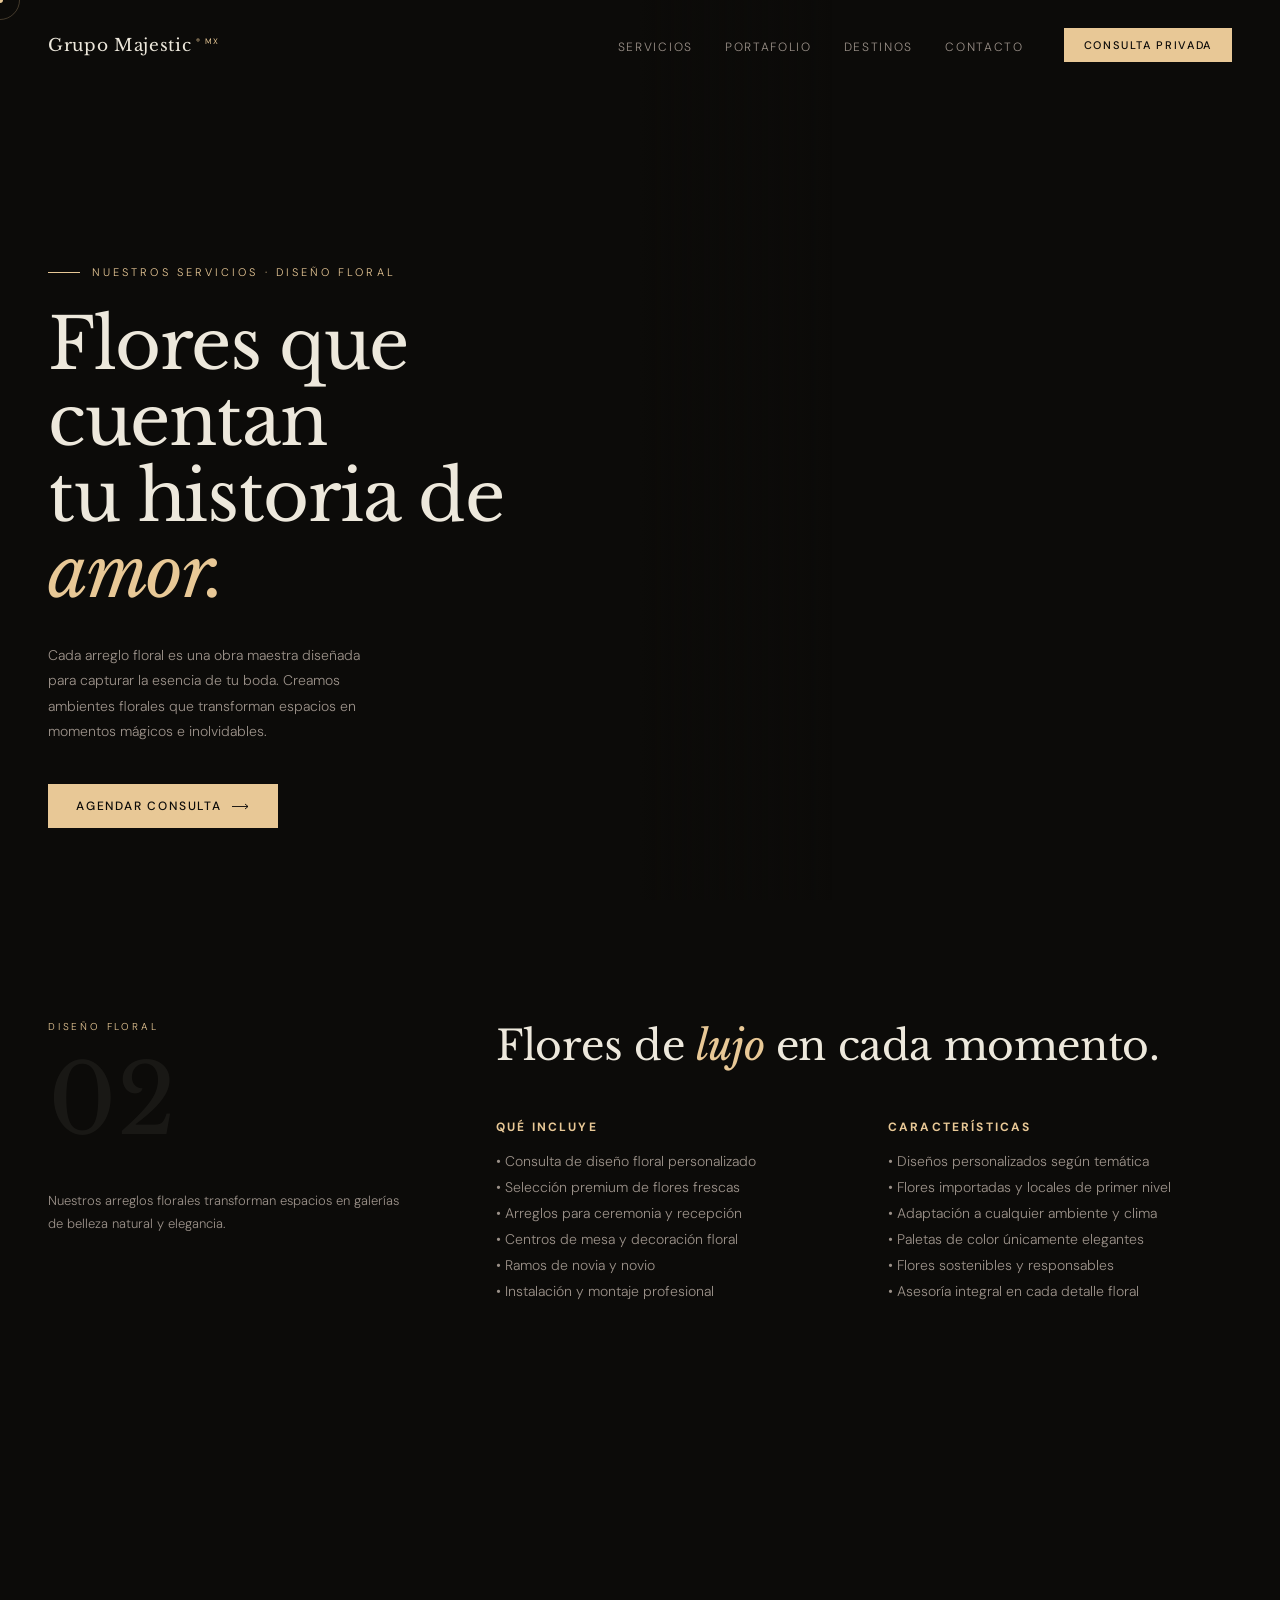
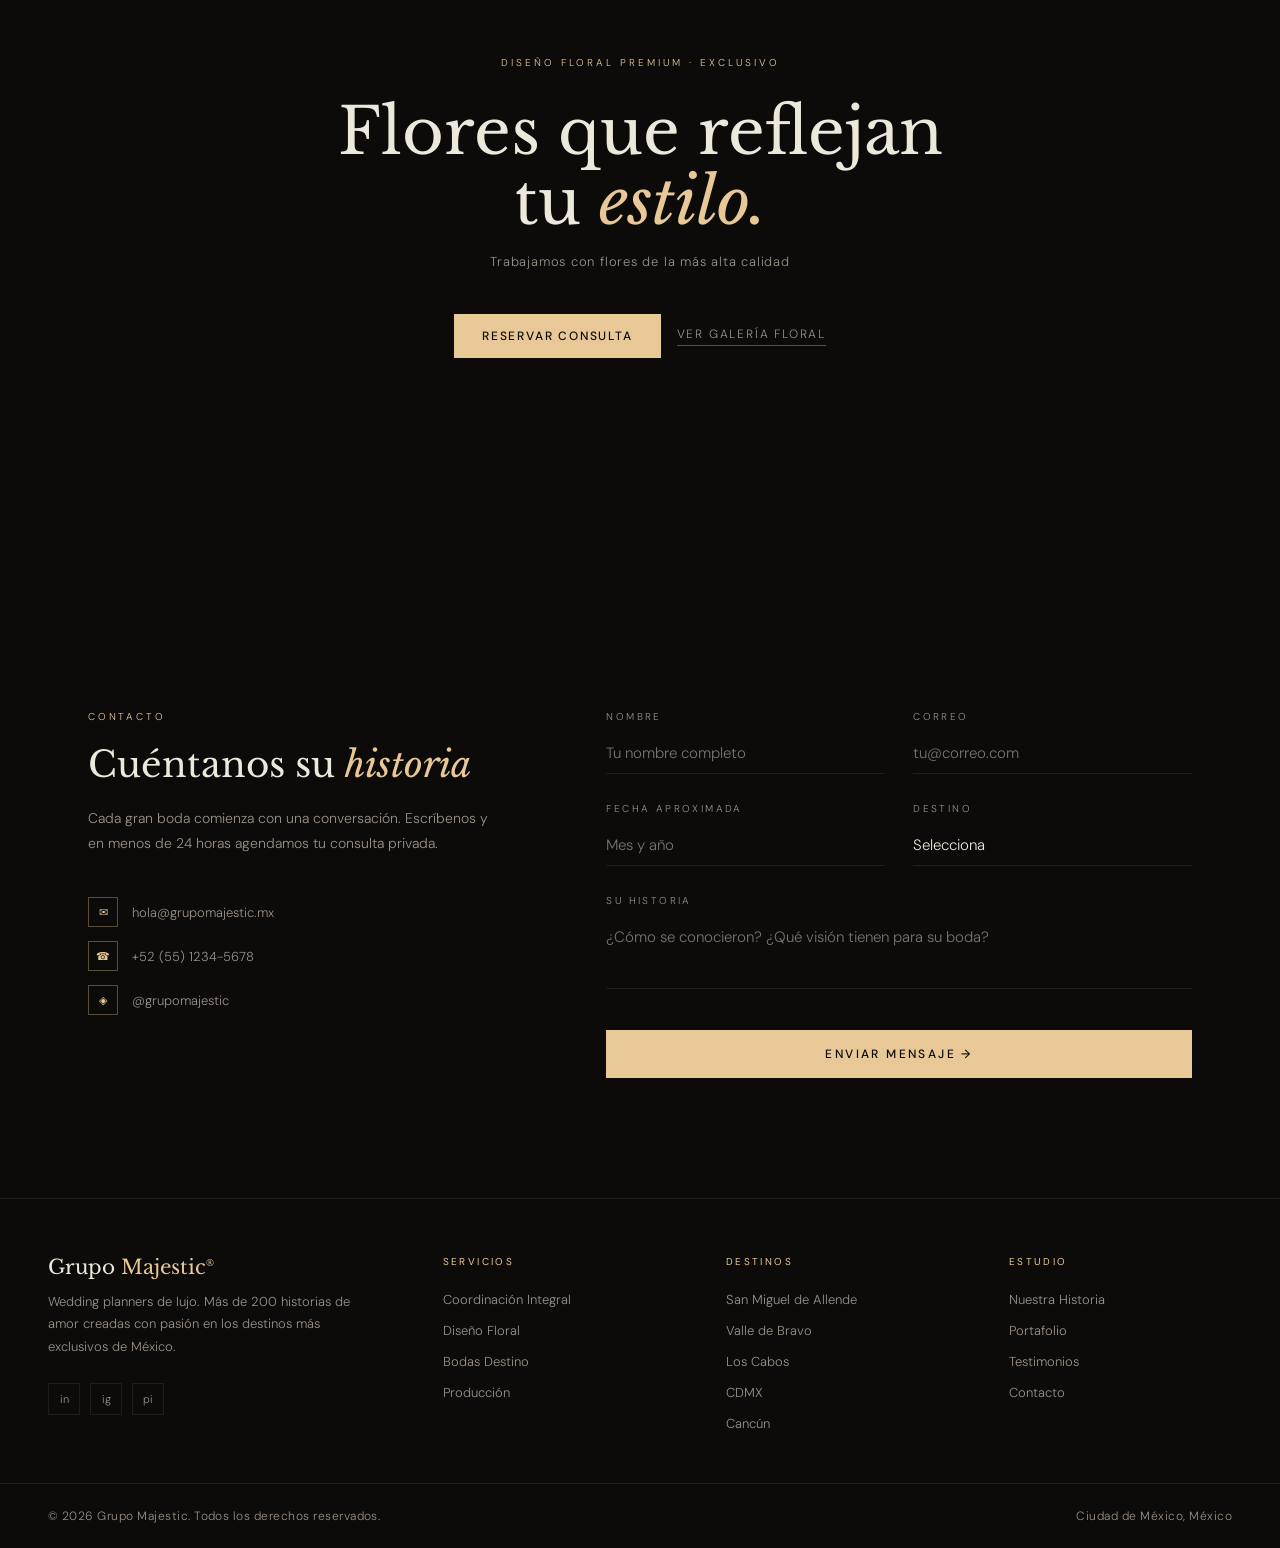
<file: servicios/diseno-floral.html>
<!DOCTYPE html>
<html lang="es">

<head>
  <meta charset="UTF-8">
  <meta name="viewport" content="width=device-width, initial-scale=1.0">
  <title>Diseño Floral - Grupo Majestic</title>
  <link rel="preconnect" href="https://fonts.googleapis.com">
  <link
    href="https://fonts.googleapis.com/css2?family=Libre+Baskerville:ital,wght@0,400;0,700;1,400&family=DM+Sans:wght@200;300;400;500&display=swap"
    rel="stylesheet">
  <link rel="stylesheet" href="../style.css">
</head>

<body>
  <div id="loader">
    <div class="loader-name">Grupo Majestic<sup>®</sup></div>
    <div class="loader-progress">
      <div class="loader-bar"></div>
    </div>
    <div class="loader-num" id="lnum">0%</div>
  </div>

  <div class="c" id="c"></div>
  <div class="c-ring" id="cr"></div>
  <canvas id="pc"></canvas>

  <!-- NAV -->
  <nav id="nav">
    <a href="../" class="nav-logo">Grupo Majestic<sup>® MX</sup></a>
    <div class="nav-r">
      <ul class="nav-links">
        <li><a href="../#services">Servicios</a></li>
        <li><a href="../#gallery">Portafolio</a></li>
        <li><a href="../#destinations">Destinos</a></li>
        <li><a href="../#contact">Contacto</a></li>
      </ul>
      <a href="../#contact" class="nav-btn">Consulta privada</a>
    </div>
  </nav>

  <!-- HERO -->
  <section id="hero">
    <div class="hero-l">
      <div class="hero-eyebrow">Nuestros Servicios · Diseño Floral</div>
      <h1 class="hero-h">
        <span class="line">Flores que cuentan</span>
        <span class="line">tu historia de</span>
        <span class="line"><em>amor.</em></span>
      </h1>
      <p class="hero-desc">Cada arreglo floral es una obra maestra diseñada para capturar la esencia de tu boda.
        Creamos ambientes florales que transforman espacios en momentos mágicos e inolvidables.</p>
      <div class="hero-actions">
        <a href="../#contact" class="btn-gold">
          Agendar consulta
          <svg width="18" height="7" viewBox="0 0 18 7" fill="none">
            <path d="M0 3.5H16M13 1l3 2.5-3 2.5" stroke="currentColor" stroke-width=".9" />
          </svg>
        </a>
      </div>
    </div>
    <div class="hero-r">
      <div class="hero-img"
        style="background: url('https://images.unsplash.com/photo-1519225421980-715cb0215aed?w=1200&q=85') center/cover no-repeat;"
        id="hi"></div>
      <div class="hero-img-overlay"></div>
    </div>
  </section>

  <!-- SERVICIOS DETAIL -->
  <section id="about">
    <div class="about-sidebar">
      <div class="sidebar-label">Diseño Floral</div>
      <div class="sidebar-index">02</div>
      <p class="sidebar-desc">Nuestros arreglos florales transforman espacios en galerías de belleza natural y
        elegancia.</p>
    </div>
    <div class="about-main">
      <h2 class="about-statement">
        Flores de <em>lujo</em> en cada momento.
      </h2>
      <div class="about-cols">
        <div>
          <h3 class="about-col-title">QUÉ INCLUYE</h3>
          <p class="about-col-text">
            • Consulta de diseño floral personalizado<br>
            • Selección premium de flores frescas<br>
            • Arreglos para ceremonia y recepción<br>
            • Centros de mesa y decoración floral<br>
            • Ramos de novia y novio<br>
            • Instalación y montaje profesional
          </p>
        </div>
        <div>
          <h3 class="about-col-title">CARACTERÍSTICAS</h3>
          <p class="about-col-text">
            • Diseños personalizados según temática<br>
            • Flores importadas y locales de primer nivel<br>
            • Adaptación a cualquier ambiente y clima<br>
            • Paletas de color únicamente elegantes<br>
            • Flores sostenibles y responsables<br>
            • Asesoría integral en cada detalle floral
          </p>
        </div>
      </div>
    </div>
  </section>

  <!-- CTA -->
  <section id="cta">
    <div class="cta-bg"></div>
    <div class="cta-content">
      <div class="cta-tag r">Diseño Floral Premium · Exclusivo</div>
      <h2 class="cta-title r d1">Flores que reflejan<br>tu <em>estilo.</em></h2>
      <p class="cta-sub r d2">Trabajamos con flores de la más alta calidad</p>
      <div class="r d3" style="display:flex;gap:16px;justify-content:center;flex-wrap:wrap">
        <a href="../#contact" class="btn-gold">Reservar consulta</a>
        <a href="../#gallery" class="btn-ghost" style="color:var(--muted);align-self:center">Ver galería floral</a>
      </div>
    </div>
  </section>

  <!-- CONTACT -->
  <section id="contact">
    <div>
      <div class="sidebar-label r">Contacto</div>
      <h2 class="contact-left-title r d1">Cuéntanos su <em>historia</em></h2>
      <p class="contact-left-desc r d2">Cada gran boda comienza con una conversación. Escríbenos y en menos de 24 horas
        agendamos tu consulta privada.</p>
      <div class="contact-detail r d2">
        <div class="contact-icon">✉</div>
        <span>hola@grupomajestic.mx</span>
      </div>
      <div class="contact-detail r d3">
        <div class="contact-icon">☎</div>
        <span>+52 (55) 1234-5678</span>
      </div>
      <div class="contact-detail r d4">
        <div class="contact-icon">◈</div>
        <span>@grupomajestic</span>
      </div>
    </div>
    <div>
      <div class="form-row">
        <div class="form-field r">
          <label>Nombre</label>
          <input type="text" placeholder="Tu nombre completo">
        </div>
        <div class="form-field r d1">
          <label>Correo</label>
          <input type="email" placeholder="tu@correo.com">
        </div>
      </div>
      <div class="form-row">
        <div class="form-field r d1">
          <label>Fecha aproximada</label>
          <input type="text" placeholder="Mes y año">
        </div>
        <div class="form-field r d2">
          <label>Destino</label>
          <select>
            <option value="">Selecciona</option>
            <option>San Miguel de Allende</option>
            <option>Valle de Bravo</option>
            <option>Los Cabos</option>
            <option>Ciudad de México</option>
            <option>Cancún / Riviera Maya</option>
            <option>Acapulco</option>
            <option>Otro destino</option>
          </select>
        </div>
      </div>
      <div class="form-field r d2">
        <label>Su historia</label>
        <textarea placeholder="¿Cómo se conocieron? ¿Qué visión tienen para su boda?"></textarea>
      </div>
      <button class="form-submit r d3" id="fsub">Enviar mensaje →</button>
    </div>
  </section>

  <!-- FOOTER -->
  <footer>
    <div>
      <div class="f-brand-name">Grupo <span>Majestic</span><sup
          style="font-size:9px;color:var(--gold);letter-spacing:.15em">®</sup></div>
      <p class="f-tagline">Wedding planners de lujo. Más de 200 historias de amor creadas con pasión en los destinos más
        exclusivos de México.</p>
      <div class="f-social">
        <a href="#">in</a>
        <a href="#">ig</a>
        <a href="#">pi</a>
      </div>
    </div>
    <div class="f-col">
      <h5>Servicios</h5>
      <ul>
        <li><a href="coordinacion.html">Coordinación Integral</a></li>
        <li><a href="diseno-floral.html">Diseño Floral</a></li>
        <li><a href="bodas-destino.html">Bodas Destino</a></li>
        <li><a href="produccion.html">Producción</a></li>
      </ul>
    </div>
    <div class="f-col">
      <h5>Destinos</h5>
      <ul>
        <li><a href="../destinos/san-miguel.html">San Miguel de Allende</a></li>
        <li><a href="../destinos/valle-de-bravo.html">Valle de Bravo</a></li>
        <li><a href="../destinos/los-cabos.html">Los Cabos</a></li>
        <li><a href="../destinos/cdmx.html">CDMX</a></li>
        <li><a href="../destinos/cancun.html">Cancún</a></li>
      </ul>
    </div>
    <div class="f-col">
      <h5>Estudio</h5>
      <ul>
        <li><a href="../estudio/historia.html">Nuestra Historia</a></li>
        <li><a href="../estudio/portafolio.html">Portafolio</a></li>
        <li><a href="../estudio/testimonios.html">Testimonios</a></li>
        <li><a href="../#contact">Contacto</a></li>
      </ul>
    </div>
  </footer>
  <div class="f-bottom">
    <p>© 2026 Grupo Majestic. Todos los derechos reservados.</p>
    <p>Ciudad de México, México</p>
  </div>

  <script src="../script.js"></script>
</body>

</html>
</file>
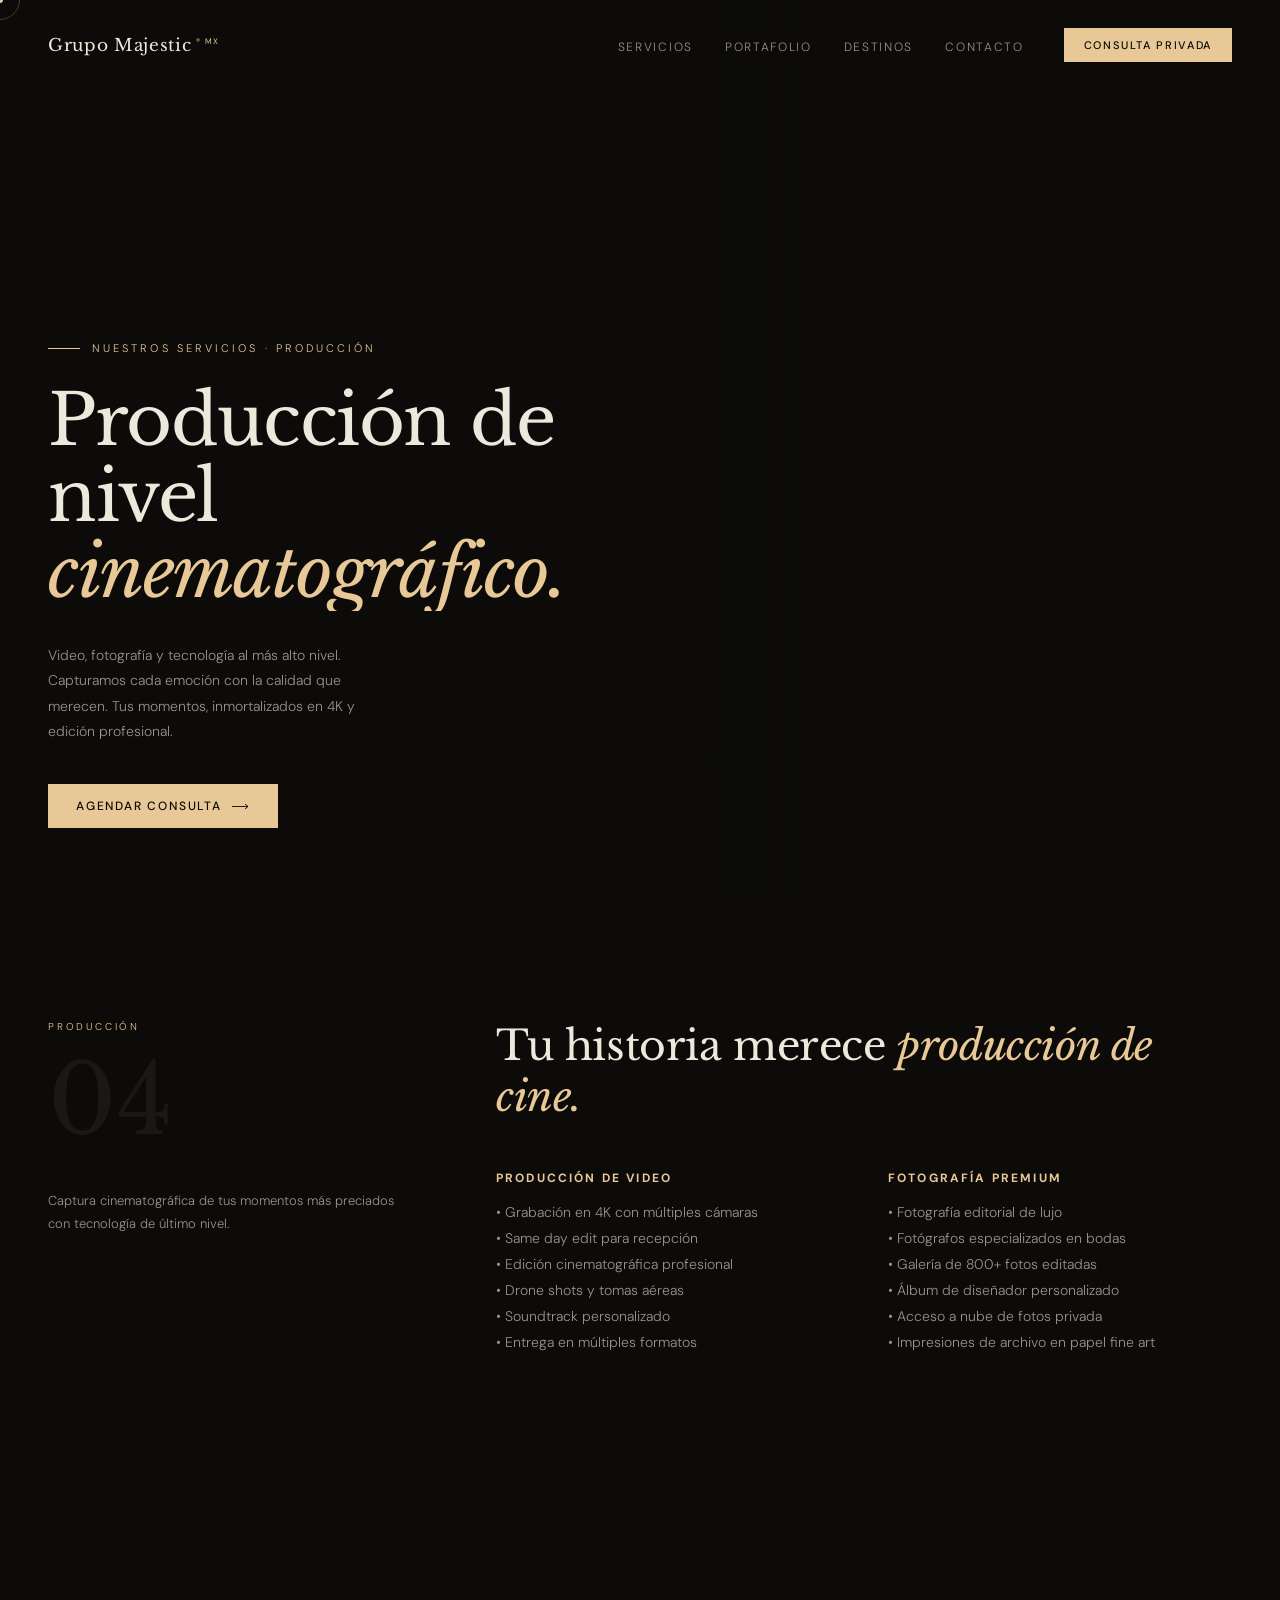
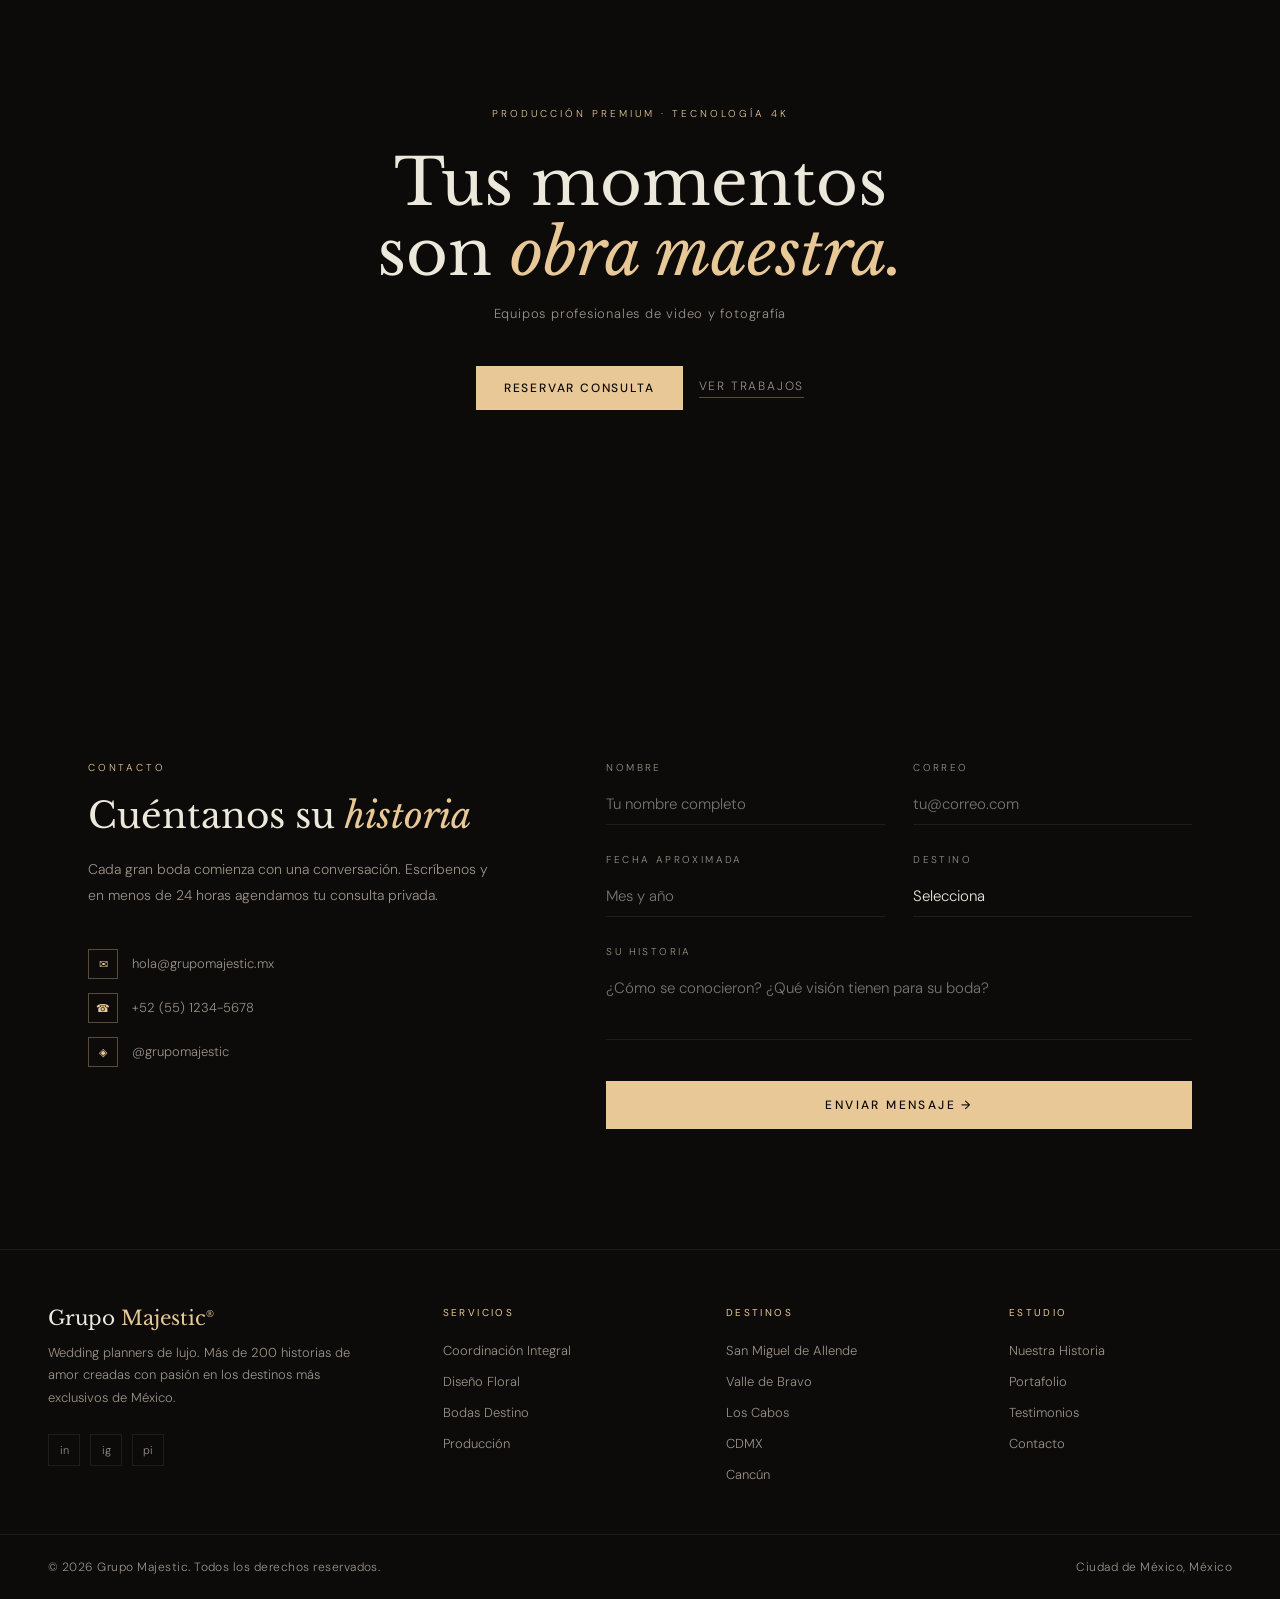
<file: servicios/produccion.html>
<!DOCTYPE html>
<html lang="es">

<head>
  <meta charset="UTF-8">
  <meta name="viewport" content="width=device-width, initial-scale=1.0">
  <title>Producción - Grupo Majestic</title>
  <link rel="preconnect" href="https://fonts.googleapis.com">
  <link
    href="https://fonts.googleapis.com/css2?family=Libre+Baskerville:ital,wght@0,400;0,700;1,400&family=DM+Sans:wght@200;300;400;500&display=swap"
    rel="stylesheet">
  <link rel="stylesheet" href="../style.css">
</head>

<body>
  <div id="loader">
    <div class="loader-name">Grupo Majestic<sup>®</sup></div>
    <div class="loader-progress">
      <div class="loader-bar"></div>
    </div>
    <div class="loader-num" id="lnum">0%</div>
  </div>

  <div class="c" id="c"></div>
  <div class="c-ring" id="cr"></div>
  <canvas id="pc"></canvas>

  <!-- NAV -->
  <nav id="nav">
    <a href="../" class="nav-logo">Grupo Majestic<sup>® MX</sup></a>
    <div class="nav-r">
      <ul class="nav-links">
        <li><a href="../#services">Servicios</a></li>
        <li><a href="../#gallery">Portafolio</a></li>
        <li><a href="../#destinations">Destinos</a></li>
        <li><a href="../#contact">Contacto</a></li>
      </ul>
      <a href="../#contact" class="nav-btn">Consulta privada</a>
    </div>
  </nav>

  <!-- HERO -->
  <section id="hero">
    <div class="hero-l">
      <div class="hero-eyebrow">Nuestros Servicios · Producción</div>
      <h1 class="hero-h">
        <span class="line">Producción de</span>
        <span class="line">nivel</span>
        <span class="line"><em>cinematográfico.</em></span>
      </h1>
      <p class="hero-desc">Video, fotografía y tecnología al más alto nivel. Capturamos cada emoción con la calidad
        que merecen. Tus momentos, inmortalizados en 4K y edición profesional.</p>
      <div class="hero-actions">
        <a href="../#contact" class="btn-gold">
          Agendar consulta
          <svg width="18" height="7" viewBox="0 0 18 7" fill="none">
            <path d="M0 3.5H16M13 1l3 2.5-3 2.5" stroke="currentColor" stroke-width=".9" />
          </svg>
        </a>
      </div>
    </div>
    <div class="hero-r">
      <div class="hero-img"
        style="background: url('https://images.unsplash.com/photo-1492684223066-81342ee5ff30?w=1200&q=85') center/cover no-repeat;"
        id="hi"></div>
      <div class="hero-img-overlay"></div>
    </div>
  </section>

  <!-- SERVICIOS DETAIL -->
  <section id="about">
    <div class="about-sidebar">
      <div class="sidebar-label">Producción</div>
      <div class="sidebar-index">04</div>
      <p class="sidebar-desc">Captura cinematográfica de tus momentos más preciados con tecnología de último nivel.</p>
    </div>
    <div class="about-main">
      <h2 class="about-statement">
        Tu historia merece <em>producción de cine.</em>
      </h2>
      <div class="about-cols">
        <div>
          <h3 class="about-col-title">PRODUCCIÓN DE VIDEO</h3>
          <p class="about-col-text">
            • Grabación en 4K con múltiples cámaras<br>
            • Same day edit para recepción<br>
            • Edición cinematográfica profesional<br>
            • Drone shots y tomas aéreas<br>
            • Soundtrack personalizado<br>
            • Entrega en múltiples formatos
          </p>
        </div>
        <div>
          <h3 class="about-col-title">FOTOGRAFÍA PREMIUM</h3>
          <p class="about-col-text">
            • Fotografía editorial de lujo<br>
            • Fotógrafos especializados en bodas<br>
            • Galería de 800+ fotos editadas<br>
            • Álbum de diseñador personalizado<br>
            • Acceso a nube de fotos privada<br>
            • Impresiones de archivo en papel fine art
          </p>
        </div>
      </div>
    </div>
  </section>

  <!-- CTA -->
  <section id="cta">
    <div class="cta-bg"></div>
    <div class="cta-content">
      <div class="cta-tag r">Producción Premium · Tecnología 4K</div>
      <h2 class="cta-title r d1">Tus momentos<br>son <em>obra maestra.</em></h2>
      <p class="cta-sub r d2">Equipos profesionales de video y fotografía</p>
      <div class="r d3" style="display:flex;gap:16px;justify-content:center;flex-wrap:wrap">
        <a href="../#contact" class="btn-gold">Reservar consulta</a>
        <a href="../#gallery" class="btn-ghost" style="color:var(--muted);align-self:center">Ver trabajos</a>
      </div>
    </div>
  </section>

  <!-- CONTACT -->
  <section id="contact">
    <div>
      <div class="sidebar-label r">Contacto</div>
      <h2 class="contact-left-title r d1">Cuéntanos su <em>historia</em></h2>
      <p class="contact-left-desc r d2">Cada gran boda comienza con una conversación. Escríbenos y en menos de 24 horas
        agendamos tu consulta privada.</p>
      <div class="contact-detail r d2">
        <div class="contact-icon">✉</div>
        <span>hola@grupomajestic.mx</span>
      </div>
      <div class="contact-detail r d3">
        <div class="contact-icon">☎</div>
        <span>+52 (55) 1234-5678</span>
      </div>
      <div class="contact-detail r d4">
        <div class="contact-icon">◈</div>
        <span>@grupomajestic</span>
      </div>
    </div>
    <div>
      <div class="form-row">
        <div class="form-field r">
          <label>Nombre</label>
          <input type="text" placeholder="Tu nombre completo">
        </div>
        <div class="form-field r d1">
          <label>Correo</label>
          <input type="email" placeholder="tu@correo.com">
        </div>
      </div>
      <div class="form-row">
        <div class="form-field r d1">
          <label>Fecha aproximada</label>
          <input type="text" placeholder="Mes y año">
        </div>
        <div class="form-field r d2">
          <label>Destino</label>
          <select>
            <option value="">Selecciona</option>
            <option>San Miguel de Allende</option>
            <option>Valle de Bravo</option>
            <option>Los Cabos</option>
            <option>Ciudad de México</option>
            <option>Cancún / Riviera Maya</option>
            <option>Acapulco</option>
            <option>Otro destino</option>
          </select>
        </div>
      </div>
      <div class="form-field r d2">
        <label>Su historia</label>
        <textarea placeholder="¿Cómo se conocieron? ¿Qué visión tienen para su boda?"></textarea>
      </div>
      <button class="form-submit r d3" id="fsub">Enviar mensaje →</button>
    </div>
  </section>

  <!-- FOOTER -->
  <footer>
    <div>
      <div class="f-brand-name">Grupo <span>Majestic</span><sup
          style="font-size:9px;color:var(--gold);letter-spacing:.15em">®</sup></div>
      <p class="f-tagline">Wedding planners de lujo. Más de 200 historias de amor creadas con pasión en los destinos más
        exclusivos de México.</p>
      <div class="f-social">
        <a href="#">in</a>
        <a href="#">ig</a>
        <a href="#">pi</a>
      </div>
    </div>
    <div class="f-col">
      <h5>Servicios</h5>
      <ul>
        <li><a href="coordinacion.html">Coordinación Integral</a></li>
        <li><a href="diseno-floral.html">Diseño Floral</a></li>
        <li><a href="bodas-destino.html">Bodas Destino</a></li>
        <li><a href="produccion.html">Producción</a></li>
      </ul>
    </div>
    <div class="f-col">
      <h5>Destinos</h5>
      <ul>
        <li><a href="../destinos/san-miguel.html">San Miguel de Allende</a></li>
        <li><a href="../destinos/valle-de-bravo.html">Valle de Bravo</a></li>
        <li><a href="../destinos/los-cabos.html">Los Cabos</a></li>
        <li><a href="../destinos/cdmx.html">CDMX</a></li>
        <li><a href="../destinos/cancun.html">Cancún</a></li>
      </ul>
    </div>
    <div class="f-col">
      <h5>Estudio</h5>
      <ul>
        <li><a href="../estudio/historia.html">Nuestra Historia</a></li>
        <li><a href="../estudio/portafolio.html">Portafolio</a></li>
        <li><a href="../estudio/testimonios.html">Testimonios</a></li>
        <li><a href="../#contact">Contacto</a></li>
      </ul>
    </div>
  </footer>
  <div class="f-bottom">
    <p>© 2026 Grupo Majestic. Todos los derechos reservados.</p>
    <p>Ciudad de México, México</p>
  </div>

  <script src="../script.js"></script>
</body>

</html>
</file>
<file: style.css>
*,
*::before,
*::after {
  margin: 0;
  padding: 0;
  box-sizing: border-box;
}

:root {
  --bg: #0c0b09;
  --cream: #ede8dc;
  --gold: #e8c896;
  --muted: #9b9189;
  --border: rgba(237, 232, 220, 0.08);
  --border-gold: rgba(232, 200, 150, 0.35);
}

html {
  scroll-behavior: smooth;
  font-size: 16px;
}

body {
  background: var(--bg);
  color: var(--cream);
  font-family: "DM Sans", sans-serif;
  font-weight: 300;
  overflow-x: hidden;
  cursor: none;
}

/* CURSOR */
.c {
  position: fixed;
  width: 6px;
  height: 6px;
  background: var(--gold);
  border-radius: 50%;
  pointer-events: none;
  z-index: 9999;
  transform: translate(-50%, -50%);
  transition:
    width 0.2s,
    height 0.2s;
}

.c-ring {
  position: fixed;
  width: 40px;
  height: 40px;
  border: 1px solid rgba(200, 169, 126, 0.3);
  border-radius: 50%;
  pointer-events: none;
  z-index: 9998;
  transform: translate(-50%, -50%);
  transition: transform 0.4s cubic-bezier(0.16, 1, 0.3, 1);
}

/* NAV */
nav {
  position: fixed;
  top: 0;
  left: 0;
  right: 0;
  z-index: 100;
  padding: 28px 48px;
  display: flex;
  align-items: center;
  justify-content: space-between;
  mix-blend-mode: normal;
  transition: padding 0.4s;
}

nav.s {
  padding: 18px 48px;
  background: rgba(12, 11, 9, 0.85);
  backdrop-filter: blur(24px);
  border-bottom: 1px solid var(--border);
}

.nav-logo {
  font-family: "Libre Baskerville", serif;
  font-size: 17px;
  letter-spacing: 0.04em;
  color: var(--cream);
  text-decoration: none;
}

.nav-logo sup {
  font-size: 8px;
  letter-spacing: 0.2em;
  color: var(--gold);
  vertical-align: super;
  margin-left: 4px;
  font-family: "DM Sans", sans-serif;
  font-weight: 400;
}

.nav-r {
  display: flex;
  align-items: center;
  gap: 40px;
}

.nav-links {
  display: flex;
  gap: 32px;
  list-style: none;
}

.nav-links a {
  font-size: 12px;
  letter-spacing: 0.14em;
  text-transform: uppercase;
  color: var(--muted);
  text-decoration: none;
  transition: color 0.25s;
}

.nav-links a:hover {
  color: var(--cream);
}

.nav-btn {
  font-size: 11px;
  letter-spacing: 0.15em;
  text-transform: uppercase;
  color: var(--bg);
  background: var(--gold);
  padding: 10px 20px;
  text-decoration: none;
  transition:
    opacity 0.25s,
    transform 0.25s;
  font-weight: 500;
}

.nav-btn:hover {
  opacity: 0.85;
  transform: translateY(-1px);
}

/* HERO */
#hero {
  height: 100vh;
  position: relative;
  overflow: hidden;
  display: grid;
  grid-template-columns: 1fr 1fr;
}

.hero-l {
  position: relative;
  z-index: 2;
  display: flex;
  flex-direction: column;
  justify-content: flex-end;
  padding: 0 0 72px 48px;
}

.hero-eyebrow {
  font-size: 11px;
  letter-spacing: 0.28em;
  text-transform: uppercase;
  color: var(--gold);
  margin-bottom: 28px;
  opacity: 0;
  animation: fu 0.8s 0.4s forwards;
  display: flex;
  align-items: center;
  gap: 12px;
}

.hero-eyebrow::before {
  content: "";
  display: block;
  width: 32px;
  height: 1px;
  background: var(--gold);
}

h1.hero-h {
  font-family: "Libre Baskerville", serif;
  font-size: clamp(48px, 5.5vw, 80px);
  font-weight: 400;
  line-height: 1.08;
  letter-spacing: -0.02em;
  opacity: 0;
  animation: fu 0.9s 0.6s forwards;
}

h1.hero-h em {
  font-style: italic;
  color: var(--gold);
}

h1.hero-h .line {
  display: block;
  overflow: hidden;
}

.hero-desc {
  font-size: 14px;
  line-height: 1.8;
  color: var(--muted);
  max-width: 340px;
  margin-top: 32px;
  opacity: 0;
  animation: fu 0.8s 0.9s forwards;
}

.hero-actions {
  display: flex;
  align-items: center;
  gap: 28px;
  margin-top: 40px;
  opacity: 0;
  animation: fu 0.8s 1.1s forwards;
}

.btn-gold {
  display: inline-flex;
  align-items: center;
  gap: 10px;
  font-size: 12px;
  letter-spacing: 0.15em;
  text-transform: uppercase;
  background: var(--gold);
  color: var(--bg);
  padding: 14px 28px;
  text-decoration: none;
  font-weight: 500;
  transition:
    opacity 0.25s,
    transform 0.25s;
}

.btn-gold:hover {
  opacity: 0.88;
  transform: translateY(-2px);
}

.btn-ghost {
  font-size: 12px;
  letter-spacing: 0.15em;
  text-transform: uppercase;
  color: var(--muted);
  text-decoration: none;
  border-bottom: 1px solid var(--border-gold);
  padding-bottom: 3px;
  transition: color 0.25s;
}

.btn-ghost:hover {
  color: var(--gold);
}

.hero-r {
  position: relative;
  overflow: hidden;
}

.hero-img {
  position: absolute;
  inset: 0;
  background: url("https://images.unsplash.com/photo-1519741497674-611481863552?w=1200&q=85")
    center/cover no-repeat;
  filter: brightness(0.65) saturate(0.75);
  transform: scale(1.08);
  transition: transform 10s cubic-bezier(0.16, 1, 0.3, 1);
}

.hero-img.l {
  transform: scale(1);
}

.hero-img-overlay {
  position: absolute;
  inset: 0;
  background: linear-gradient(to right, var(--bg) 0%, transparent 30%);
  z-index: 1;
}

.hero-counter {
  position: absolute;
  bottom: 72px;
  right: 48px;
  z-index: 3;
  display: flex;
  flex-direction: column;
  align-items: flex-end;
  gap: 4px;
  opacity: 0;
  animation: fu 0.8s 1.4s forwards;
}

.hero-counter-num {
  font-family: "Libre Baskerville", serif;
  font-size: 52px;
  font-weight: 400;
  line-height: 1;
  color: var(--cream);
}

.hero-counter-num sup {
  font-size: 18px;
  color: var(--gold);
}

.hero-counter-label {
  font-size: 10px;
  letter-spacing: 0.24em;
  text-transform: uppercase;
  color: var(--muted);
}

.hero-scroll-ind {
  position: absolute;
  bottom: 32px;
  left: 48px;
  z-index: 3;
  display: flex;
  align-items: center;
  gap: 14px;
  font-size: 10px;
  letter-spacing: 0.24em;
  text-transform: uppercase;
  color: var(--muted);
  opacity: 0;
  animation: fu 0.8s 1.6s forwards;
}

.scroll-bar {
  width: 40px;
  height: 1px;
  background: var(--border-gold);
  position: relative;
  overflow: hidden;
}

.scroll-bar::after {
  content: "";
  position: absolute;
  inset: 0;
  background: var(--gold);
  animation: sb 2s cubic-bezier(0.77, 0, 0.18, 1) infinite;
}

@keyframes sb {
  0% {
    transform: translateX(-100%);
  }

  50% {
    transform: translateX(0);
  }

  100% {
    transform: translateX(100%);
  }
}

/* MARQUEE */
.marquee-wrap {
  border-top: 1px solid var(--border);
  border-bottom: 1px solid var(--border);
  padding: 18px 0;
  overflow: hidden;
  white-space: nowrap;
}

.marquee-inner {
  display: inline-flex;
  animation: marquee 30s linear infinite;
}

.marquee-item {
  display: inline-flex;
  align-items: center;
  gap: 24px;
  padding: 0 32px;
  font-size: 11px;
  letter-spacing: 0.22em;
  text-transform: uppercase;
  color: var(--muted);
}

.marquee-dot {
  width: 4px;
  height: 4px;
  border-radius: 50%;
  background: var(--gold);
  flex-shrink: 0;
}

@keyframes marquee {
  from {
    transform: translateX(0);
  }

  to {
    transform: translateX(-50%);
  }
}

/* ABOUT / STATEMENT */
#about {
  padding: 120px 48px;
  display: grid;
  grid-template-columns: 1fr 2fr;
  gap: 80px;
  align-items: start;
  max-width: 1400px;
  margin: 0 auto;
}

.about-sidebar {
  position: sticky;
  top: 120px;
}

.sidebar-label {
  font-size: 10px;
  letter-spacing: 0.28em;
  text-transform: uppercase;
  color: var(--gold);
  margin-bottom: 20px;
}

.sidebar-index {
  font-family: "Libre Baskerville", serif;
  font-size: 96px;
  font-weight: 400;
  line-height: 1;
  color: rgba(237, 232, 220, 0.06);
  margin-bottom: 40px;
}

.sidebar-desc {
  font-size: 13px;
  line-height: 1.8;
  color: var(--muted);
}

.about-main {
}

.about-statement {
  font-family: "Libre Baskerville", serif;
  font-size: clamp(28px, 3.2vw, 46px);
  font-weight: 400;
  line-height: 1.25;
  letter-spacing: -0.01em;
  margin-bottom: 48px;
}

.about-statement em {
  font-style: italic;
  color: var(--gold);
}

.about-cols {
  display: grid;
  grid-template-columns: 1fr 1fr;
  gap: 48px;
}

.about-col-title {
  font-size: 12px;
  letter-spacing: 0.18em;
  text-transform: uppercase;
  color: var(--gold);
  margin-bottom: 14px;
}

.about-col-text {
  font-size: 14px;
  line-height: 1.85;
  color: var(--muted);
}

/* STATS ROW */
.stats-row {
  display: grid;
  grid-template-columns: repeat(3, 1fr);
  border-top: 1px solid var(--border);
  border-bottom: 1px solid var(--border);
  margin: 0 48px;
}

.stat {
  padding: 52px 48px;
  border-right: 1px solid var(--border);
}

.stat:last-child {
  border-right: none;
}

.stat-n {
  font-family: "Libre Baskerville", serif;
  font-size: clamp(52px, 5vw, 72px);
  font-weight: 400;
  line-height: 1;
  color: var(--cream);
  letter-spacing: -0.02em;
}

.stat-n sup {
  font-size: 0.35em;
  color: var(--gold);
  vertical-align: super;
}

.stat-l {
  font-size: 11px;
  letter-spacing: 0.2em;
  text-transform: uppercase;
  color: var(--muted);
  margin-top: 10px;
}

/* SERVICES */
#services {
  padding: 120px 48px;
  max-width: 1400px;
  margin: 0 auto;
}

.section-head {
  display: flex;
  justify-content: space-between;
  align-items: flex-end;
  margin-bottom: 64px;
  padding-bottom: 24px;
  border-bottom: 1px solid var(--border);
}

.section-title {
  font-family: "Libre Baskerville", serif;
  font-size: clamp(32px, 3vw, 46px);
  font-weight: 400;
  line-height: 1.1;
}

.section-title em {
  font-style: italic;
  color: var(--gold);
}

.section-count {
  font-size: 11px;
  letter-spacing: 0.2em;
  color: var(--muted);
}

.services-grid {
  display: grid;
  grid-template-columns: repeat(4, 1fr);
  gap: 1px;
  background: var(--border);
}

.service-item {
  background: var(--bg);
  padding: 40px 28px 36px;
  transition: background 0.35s;
  cursor: default;
  display: flex;
  flex-direction: column;
  gap: 20px;
}

.service-item:hover {
  background: #141210;
}

.service-item-num {
  font-size: 10px;
  letter-spacing: 0.3em;
  color: var(--gold);
}

.service-item-img {
  width: 100%;
  aspect-ratio: 4/3;
  overflow: hidden;
}

.service-item-img img {
  width: 100%;
  height: 100%;
  object-fit: cover;
  filter: brightness(0.7) saturate(0.8);
  transition:
    transform 0.7s cubic-bezier(0.16, 1, 0.3, 1),
    filter 0.5s;
}

.service-item:hover .service-item-img img {
  transform: scale(1.05);
  filter: brightness(0.8) saturate(0.95);
}

.service-item-name {
  font-family: "Libre Baskerville", serif;
  font-size: 20px;
  font-weight: 400;
  line-height: 1.2;
}

.service-item-desc {
  font-size: 13px;
  line-height: 1.75;
  color: var(--muted);
}

/* GALLERY */
#gallery {
  padding: 120px 48px;
  max-width: 1400px;
  margin: 0 auto;
}

.gallery-intro {
  display: grid;
  grid-template-columns: 1fr 1fr;
  gap: 80px;
  align-items: end;
  margin-bottom: 60px;
}

.gallery-title {
  font-family: "Libre Baskerville", serif;
  font-size: clamp(32px, 3vw, 46px);
  font-weight: 400;
}

.gallery-title em {
  font-style: italic;
  color: var(--gold);
}

.gallery-sub {
  font-size: 14px;
  line-height: 1.8;
  color: var(--muted);
}

/* Asymmetric grid — the key to non-AI feel */
.g-grid {
  display: grid;
  grid-template-columns: 3fr 2fr 2fr;
  grid-template-rows: 360px 280px;
  gap: 10px;
}

.g-item {
  overflow: hidden;
  position: relative;
}

.g-item:nth-child(1) {
  grid-column: 1;
  grid-row: 1/3;
}

.g-item:nth-child(2) {
  grid-column: 2;
  grid-row: 1;
}

.g-item:nth-child(3) {
  grid-column: 3;
  grid-row: 1;
}

.g-item:nth-child(4) {
  grid-column: 2/4;
  grid-row: 2;
}

.g-item img {
  width: 100%;
  height: 100%;
  object-fit: cover;
  filter: brightness(0.75) saturate(0.8);
  transition:
    transform 0.8s cubic-bezier(0.16, 1, 0.3, 1),
    filter 0.6s;
  display: block;
}

.g-item:hover img {
  transform: scale(1.04);
  filter: brightness(0.88) saturate(0.95);
}

.g-caption {
  position: absolute;
  bottom: 0;
  left: 0;
  right: 0;
  padding: 20px;
  background: linear-gradient(to top, rgba(12, 11, 9, 0.75), transparent);
  transform: translateY(4px);
  opacity: 0;
  transition:
    opacity 0.4s,
    transform 0.4s;
}

.g-item:hover .g-caption {
  opacity: 1;
  transform: translateY(0);
}

.g-caption span {
  font-size: 10px;
  letter-spacing: 0.22em;
  text-transform: uppercase;
  color: var(--cream);
}

/* DESTINATIONS */
#destinations {
  padding: 120px 0;
  overflow: hidden;
}

.dest-header {
  padding: 0 48px;
  margin-bottom: 56px;
  display: grid;
  grid-template-columns: 1fr 1fr;
  gap: 80px;
  align-items: end;
}

.dest-title {
  font-family: "Libre Baskerville", serif;
  font-size: clamp(32px, 3vw, 46px);
  font-weight: 400;
}

.dest-title em {
  font-style: italic;
  color: var(--gold);
}

.dest-sub {
  font-size: 14px;
  line-height: 1.8;
  color: var(--muted);
}

.dest-list {
  padding: 0 48px;
  display: grid;
  grid-template-columns: repeat(6, 1fr);
  gap: 10px;
}

.dest-card {
  position: relative;
  overflow: hidden;
  aspect-ratio: 2/3;
  cursor: default;
  transition: flex 0.6s cubic-bezier(0.16, 1, 0.3, 1);
}

.dest-card-bg {
  position: absolute;
  inset: 0;
  background-size: cover;
  background-position: center;
  filter: brightness(0.5) saturate(0.7);
  transition:
    filter 0.5s,
    transform 0.7s cubic-bezier(0.16, 1, 0.3, 1);
}

.dest-card:hover .dest-card-bg {
  filter: brightness(0.65) saturate(0.9);
  transform: scale(1.04);
}

.dest-card-body {
  position: absolute;
  inset: 0;
  display: flex;
  flex-direction: column;
  justify-content: flex-end;
  padding: 20px 16px;
  background: linear-gradient(to top, rgba(12, 11, 9, 0.85), transparent 60%);
}

.dest-card-name {
  font-family: "Libre Baskerville", serif;
  font-size: 17px;
  font-weight: 400;
  line-height: 1.2;
  margin-bottom: 4px;
}

.dest-card-region {
  font-size: 9px;
  letter-spacing: 0.24em;
  text-transform: uppercase;
  color: var(--gold);
}

/* PROCESS */
#process {
  padding: 120px 48px;
  max-width: 1400px;
  margin: 0 auto;
}

.process-head {
  margin-bottom: 72px;
}

.process-head-title {
  font-family: "Libre Baskerville", serif;
  font-size: clamp(32px, 3vw, 46px);
  font-weight: 400;
}

.process-head-title em {
  font-style: italic;
  color: var(--gold);
}

.process-list {
}

.process-row {
  display: grid;
  grid-template-columns: 80px 1fr 1fr;
  gap: 48px;
  align-items: start;
  padding: 44px 0;
  border-bottom: 1px solid var(--border);
  transition: background 0.3s;
}

.process-row:first-child {
  border-top: 1px solid var(--border);
}

.process-row:hover {
  background: rgba(237, 232, 220, 0.02);
}

.p-num {
  font-family: "Libre Baskerville", serif;
  font-size: 42px;
  font-weight: 400;
  color: rgba(237, 232, 220, 0.12);
  line-height: 1;
  padding-top: 6px;
}

.p-name {
  font-family: "Libre Baskerville", serif;
  font-size: 22px;
  font-weight: 400;
  line-height: 1.2;
  margin-bottom: 8px;
}

.p-tag {
  font-size: 10px;
  letter-spacing: 0.24em;
  text-transform: uppercase;
  color: var(--gold);
}

.p-desc {
  font-size: 14px;
  line-height: 1.8;
  color: var(--muted);
  padding-top: 8px;
}

/* TESTIMONIAL */
#testimonials {
  padding: 120px 48px;
  background: rgba(200, 169, 126, 0.03);
  border-top: 1px solid var(--border-gold);
  border-bottom: 1px solid var(--border-gold);
}

.test-inner {
  max-width: 900px;
  margin: 0 auto;
}

.test-label {
  font-size: 10px;
  letter-spacing: 0.3em;
  text-transform: uppercase;
  color: var(--gold);
  margin-bottom: 40px;
}

.test-quote {
  font-family: "Libre Baskerville", serif;
  font-size: clamp(22px, 2.8vw, 38px);
  font-weight: 400;
  font-style: italic;
  line-height: 1.45;
  color: var(--cream);
  margin-bottom: 32px;
  transition:
    opacity 0.5s,
    transform 0.5s;
}

.test-author {
  font-size: 11px;
  letter-spacing: 0.22em;
  text-transform: uppercase;
  color: var(--muted);
}

.test-nav {
  display: flex;
  gap: 10px;
  margin-top: 40px;
}

.test-btn {
  width: 36px;
  height: 1px;
  background: var(--border-gold);
  cursor: pointer;
  transition:
    background 0.3s,
    height 0.3s;
}

.test-btn.a {
  background: var(--gold);
  height: 2px;
}

/* CTA FULLSCREEN */
#cta {
  position: relative;
  height: 85vh;
  overflow: hidden;
  display: flex;
  align-items: center;
  justify-content: center;
  text-align: center;
}

.cta-bg {
  position: absolute;
  inset: 0;
  background: url("https://images.unsplash.com/photo-1465495976277-4387d4b0b4c6?w=1920&q=80")
    center/cover;
  filter: brightness(0.2) saturate(0.6);
}

.cta-content {
  position: relative;
  z-index: 2;
  max-width: 780px;
  padding: 0 40px;
}

.cta-tag {
  font-size: 10px;
  letter-spacing: 0.3em;
  text-transform: uppercase;
  color: var(--gold);
  margin-bottom: 28px;
}

.cta-title {
  font-family: "Libre Baskerville", serif;
  font-size: clamp(36px, 5vw, 64px);
  font-weight: 400;
  line-height: 1.1;
  margin-bottom: 16px;
}

.cta-title em {
  font-style: italic;
  color: var(--gold);
}

.cta-sub {
  font-size: 13px;
  color: var(--muted);
  letter-spacing: 0.06em;
  margin-bottom: 44px;
}

/* CONTACT */
#contact {
  padding: 120px 48px;
  max-width: 1200px;
  margin: 0 auto;
  display: grid;
  grid-template-columns: 1fr 1.4fr;
  gap: 100px;
  align-items: start;
}

.contact-left-title {
  font-family: "Libre Baskerville", serif;
  font-size: clamp(28px, 2.8vw, 40px);
  font-weight: 400;
  line-height: 1.2;
  margin-bottom: 20px;
}

.contact-left-title em {
  font-style: italic;
  color: var(--gold);
}

.contact-left-desc {
  font-size: 14px;
  line-height: 1.85;
  color: var(--muted);
  margin-bottom: 40px;
}

.contact-detail {
  display: flex;
  gap: 14px;
  align-items: center;
  margin-bottom: 14px;
  font-size: 13px;
  color: var(--muted);
}

.contact-icon {
  width: 30px;
  height: 30px;
  border: 1px solid var(--border-gold);
  display: flex;
  align-items: center;
  justify-content: center;
  flex-shrink: 0;
  font-size: 11px;
  color: var(--gold);
}

.form-field {
  margin-bottom: 28px;
}

.form-field label {
  display: block;
  font-size: 10px;
  letter-spacing: 0.24em;
  text-transform: uppercase;
  color: var(--muted);
  margin-bottom: 10px;
}

.form-field input,
.form-field select,
.form-field textarea {
  width: 100%;
  background: transparent;
  border: none;
  border-bottom: 1px solid var(--border);
  color: var(--cream);
  font-family: "DM Sans", sans-serif;
  font-size: 15px;
  font-weight: 300;
  padding: 10px 0;
  outline: none;
  transition: border-color 0.3s;
  -webkit-appearance: none;
  appearance: none;
}

.form-field input:focus,
.form-field select:focus,
.form-field textarea:focus {
  border-color: var(--gold);
}

.form-field select option {
  background: #1a1512;
}

.form-field textarea {
  resize: none;
  height: 72px;
}

.form-row {
  display: grid;
  grid-template-columns: 1fr 1fr;
  gap: 28px;
}

.form-submit {
  width: 100%;
  background: var(--gold);
  color: var(--bg);
  font-family: "DM Sans", sans-serif;
  font-size: 12px;
  letter-spacing: 0.2em;
  text-transform: uppercase;
  font-weight: 500;
  padding: 16px;
  border: none;
  cursor: pointer;
  transition:
    opacity 0.25s,
    transform 0.25s;
  margin-top: 8px;
}

.form-submit:hover {
  opacity: 0.88;
  transform: translateY(-1px);
}

/* FOOTER */
footer {
  border-top: 1px solid var(--border);
  padding: 56px 48px 40px;
  display: grid;
  grid-template-columns: 1.5fr 1fr 1fr 1fr;
  gap: 60px;
  max-width: 1400px;
  margin: 0 auto;
}

.f-brand-name {
  font-family: "Libre Baskerville", serif;
  font-size: 20px;
  margin-bottom: 12px;
}

.f-brand-name span {
  color: var(--gold);
}

.f-tagline {
  font-size: 13px;
  line-height: 1.75;
  color: var(--muted);
  margin-bottom: 24px;
}

.f-social {
  display: flex;
  gap: 10px;
}

.f-social a {
  width: 32px;
  height: 32px;
  border: 1px solid var(--border);
  display: flex;
  align-items: center;
  justify-content: center;
  color: var(--muted);
  text-decoration: none;
  font-size: 11px;
  transition:
    border-color 0.25s,
    color 0.25s;
}

.f-social a:hover {
  border-color: var(--gold);
  color: var(--gold);
}

.f-col h5 {
  font-size: 10px;
  letter-spacing: 0.24em;
  text-transform: uppercase;
  color: var(--gold);
  margin-bottom: 20px;
  font-weight: 400;
}

.f-col ul {
  list-style: none;
}

.f-col ul li {
  margin-bottom: 10px;
}

.f-col ul li a {
  font-size: 13px;
  color: var(--muted);
  text-decoration: none;
  transition: color 0.25s;
}

.f-col ul li a:hover {
  color: var(--cream);
}

.f-bottom {
  padding: 24px 48px;
  border-top: 1px solid var(--border);
  display: flex;
  justify-content: space-between;
  align-items: center;
  max-width: 1400px;
  margin: 0 auto;
}

.f-bottom p {
  font-size: 12px;
  color: var(--muted);
  letter-spacing: 0.04em;
}

/* ANIMATIONS */
@keyframes fu {
  from {
    opacity: 0;
    transform: translateY(28px);
  }

  to {
    opacity: 1;
    transform: translateY(0);
  }
}

.r {
  opacity: 0;
  transform: translateY(36px);
  transition:
    opacity 0.85s cubic-bezier(0.16, 1, 0.3, 1),
    transform 0.85s cubic-bezier(0.16, 1, 0.3, 1);
}

.r.v {
  opacity: 1;
  transform: translateY(0);
}

.d1 {
  transition-delay: 0.1s;
}

.d2 {
  transition-delay: 0.2s;
}

.d3 {
  transition-delay: 0.3s;
}

.d4 {
  transition-delay: 0.4s;
}

.d5 {
  transition-delay: 0.5s;
}

/* LOADER */
#loader {
  position: fixed;
  inset: 0;
  background: var(--bg);
  z-index: 9000;
  display: flex;
  flex-direction: column;
  align-items: center;
  justify-content: center;
  gap: 28px;
  transition:
    opacity 0.9s ease,
    visibility 0.9s;
}

#loader.h {
  opacity: 0;
  visibility: hidden;
  pointer-events: none;
}

.loader-name {
  font-family: "Libre Baskerville", serif;
  font-size: 22px;
  letter-spacing: 0.1em;
}

.loader-name sup {
  font-size: 9px;
  letter-spacing: 0.2em;
  color: var(--gold);
}

.loader-progress {
  width: 160px;
  height: 1px;
  background: rgba(237, 232, 220, 0.12);
  overflow: hidden;
}

.loader-bar {
  height: 100%;
  background: var(--gold);
  animation: lbar 1.6s cubic-bezier(0.77, 0, 0.18, 1) forwards;
}

@keyframes lbar {
  from {
    width: 0;
  }

  to {
    width: 100%;
  }
}

.loader-num {
  font-size: 11px;
  color: var(--muted);
  letter-spacing: 0.1em;
}

/* PARTICLES */
#pc {
  position: fixed;
  inset: 0;
  pointer-events: none;
  z-index: 0;
  opacity: 0.35;
}

@media (max-width: 900px) {
  nav {
    padding: 20px 24px;
  }

  nav.s {
    padding: 14px 24px;
  }

  .nav-links,
  .nav-btn {
    display: none;
  }

  #hero {
    grid-template-columns: 1fr;
  }

  .hero-r {
    display: none;
  }

  .hero-l {
    padding: 0 24px 64px;
  }

  .hero-counter {
    right: 24px;
  }

  .marquee-wrap,
  .stats-row,
  .dest-list,
  #about,
  #services,
  .gallery-intro,
  .g-grid,
  #contact,
  footer {
    padding-left: 24px;
    padding-right: 24px;
  }

  #about {
    grid-template-columns: 1fr;
    gap: 40px;
  }

  .about-sidebar {
    position: static;
  }

  .stats-row {
    grid-template-columns: 1fr;
    margin: 0 24px;
  }

  .stat {
    border-right: none;
    border-bottom: 1px solid var(--border);
    padding: 40px 24px;
  }

  .stat:last-child {
    border-bottom: none;
  }

  .services-grid {
    grid-template-columns: 1fr 1fr;
  }

  .g-grid {
    grid-template-columns: 1fr 1fr;
    grid-template-rows: auto;
  }

  .g-item {
    height: 220px;
  }

  .g-item:nth-child(1),
  .g-item:nth-child(4) {
    grid-column: auto;
    grid-row: auto;
  }

  .dest-list {
    grid-template-columns: repeat(3, 1fr);
  }

  .process-row {
    grid-template-columns: 48px 1fr;
  }

  .process-row > div:last-child {
    display: none;
  }

  #contact {
    grid-template-columns: 1fr;
    gap: 60px;
    padding: 80px 24px;
  }

  .form-row {
    grid-template-columns: 1fr;
  }

  footer {
    grid-template-columns: 1fr 1fr;
    gap: 40px;
    padding: 40px 24px;
  }

  .f-bottom {
    padding: 20px 24px;
    flex-direction: column;
    gap: 8px;
  }

  #cta {
    height: 70vh;
  }
}
</file>
